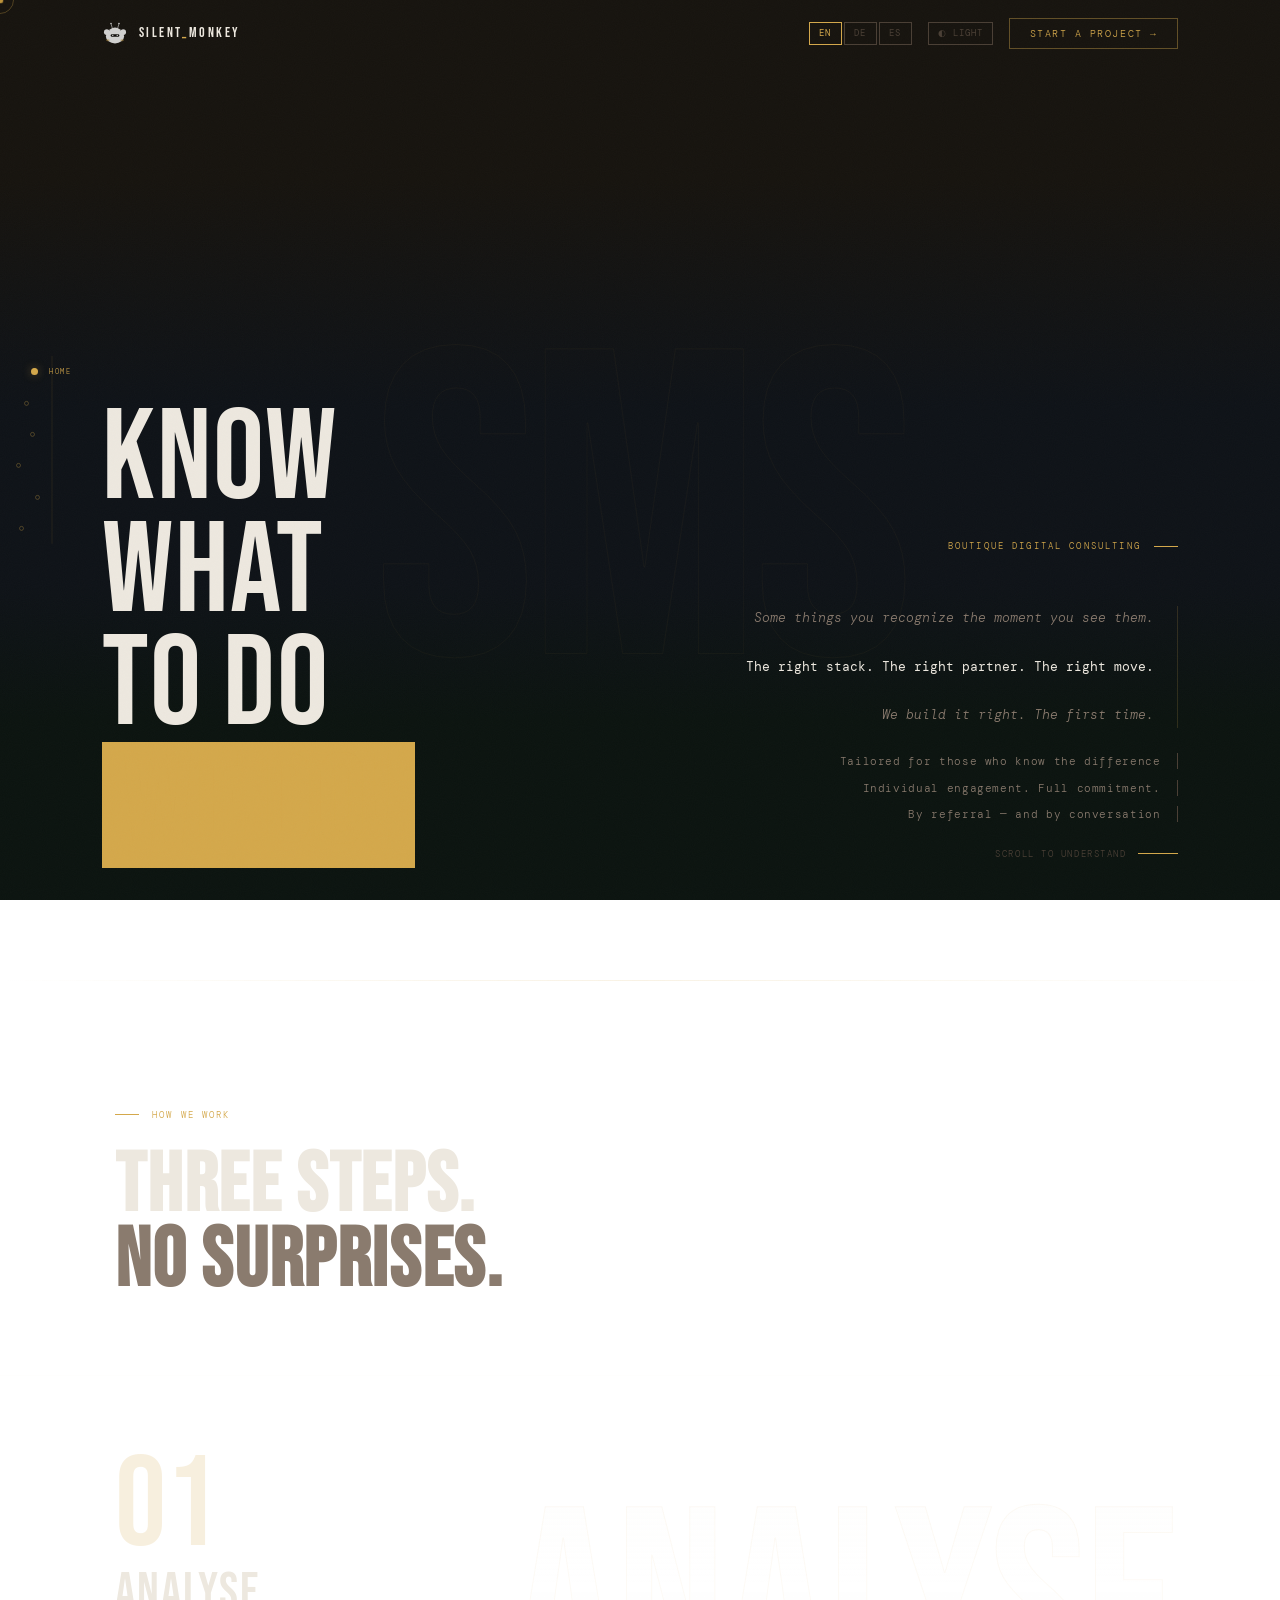
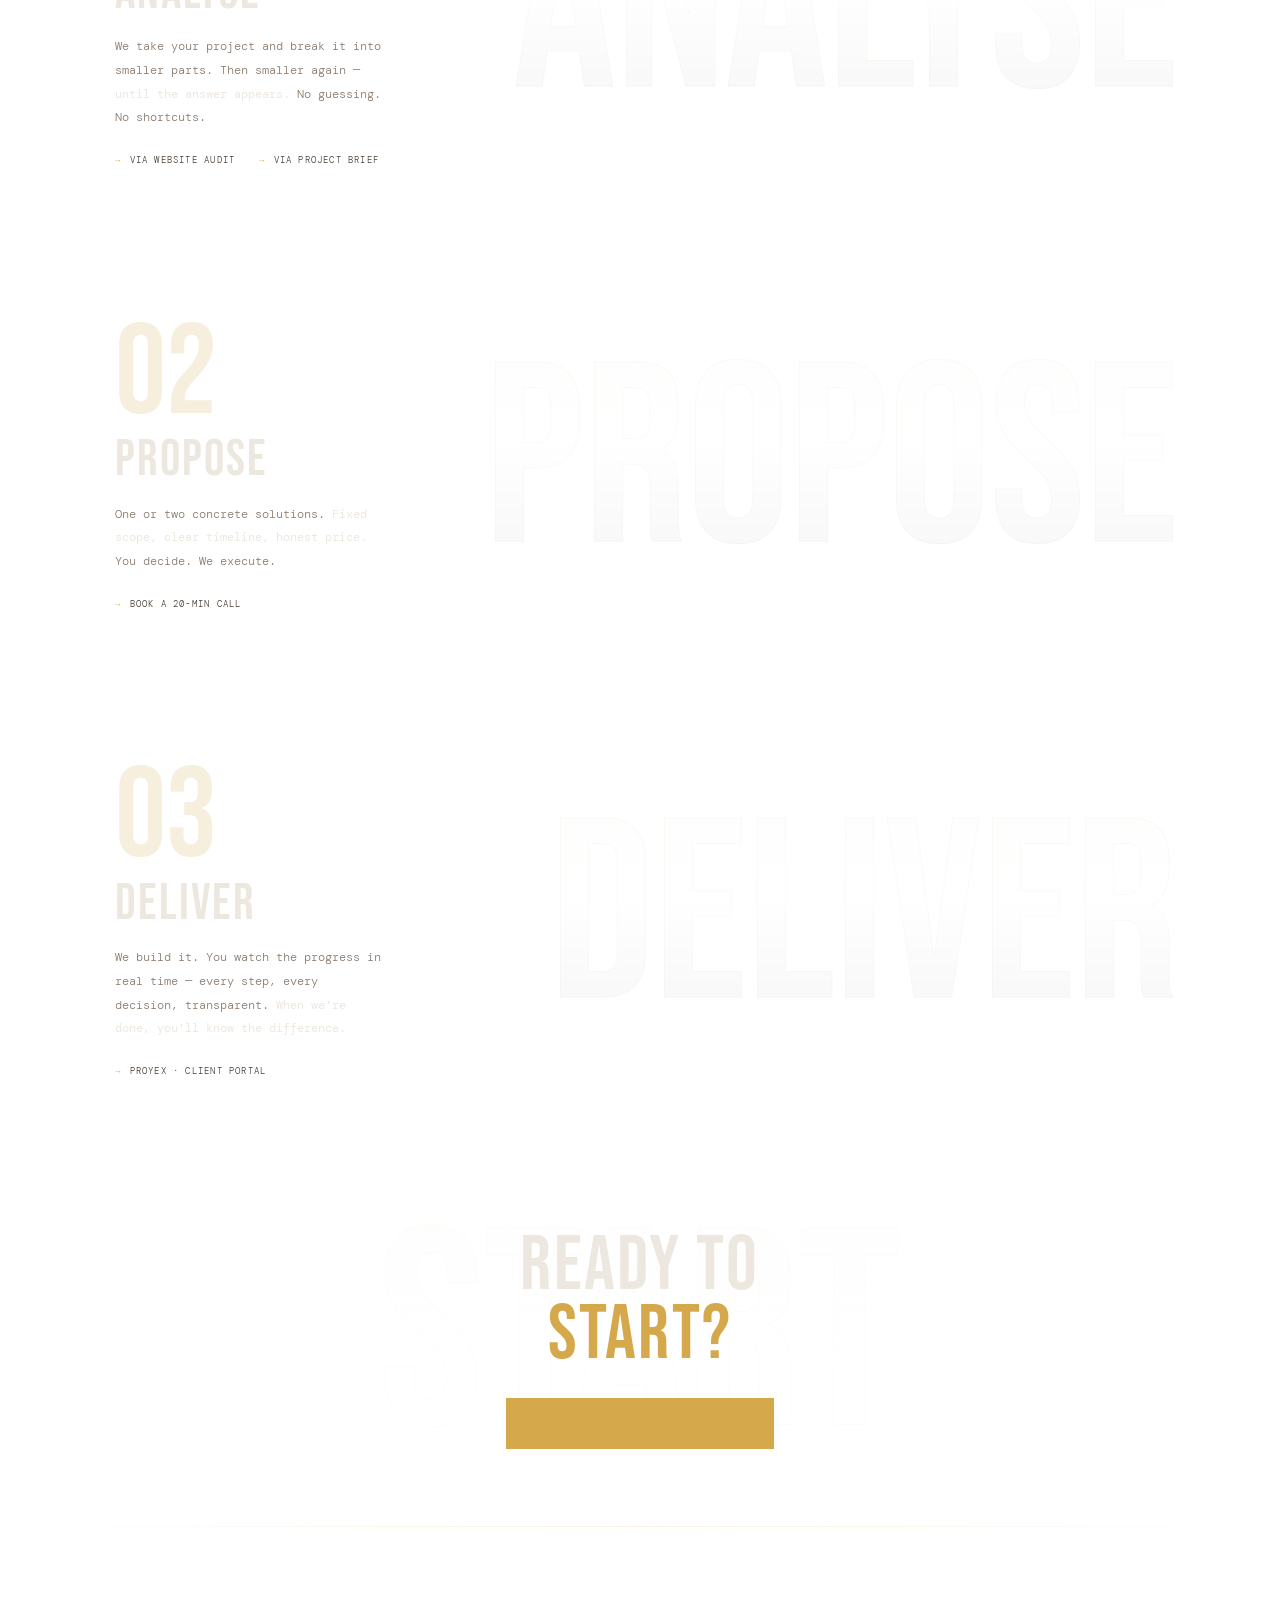
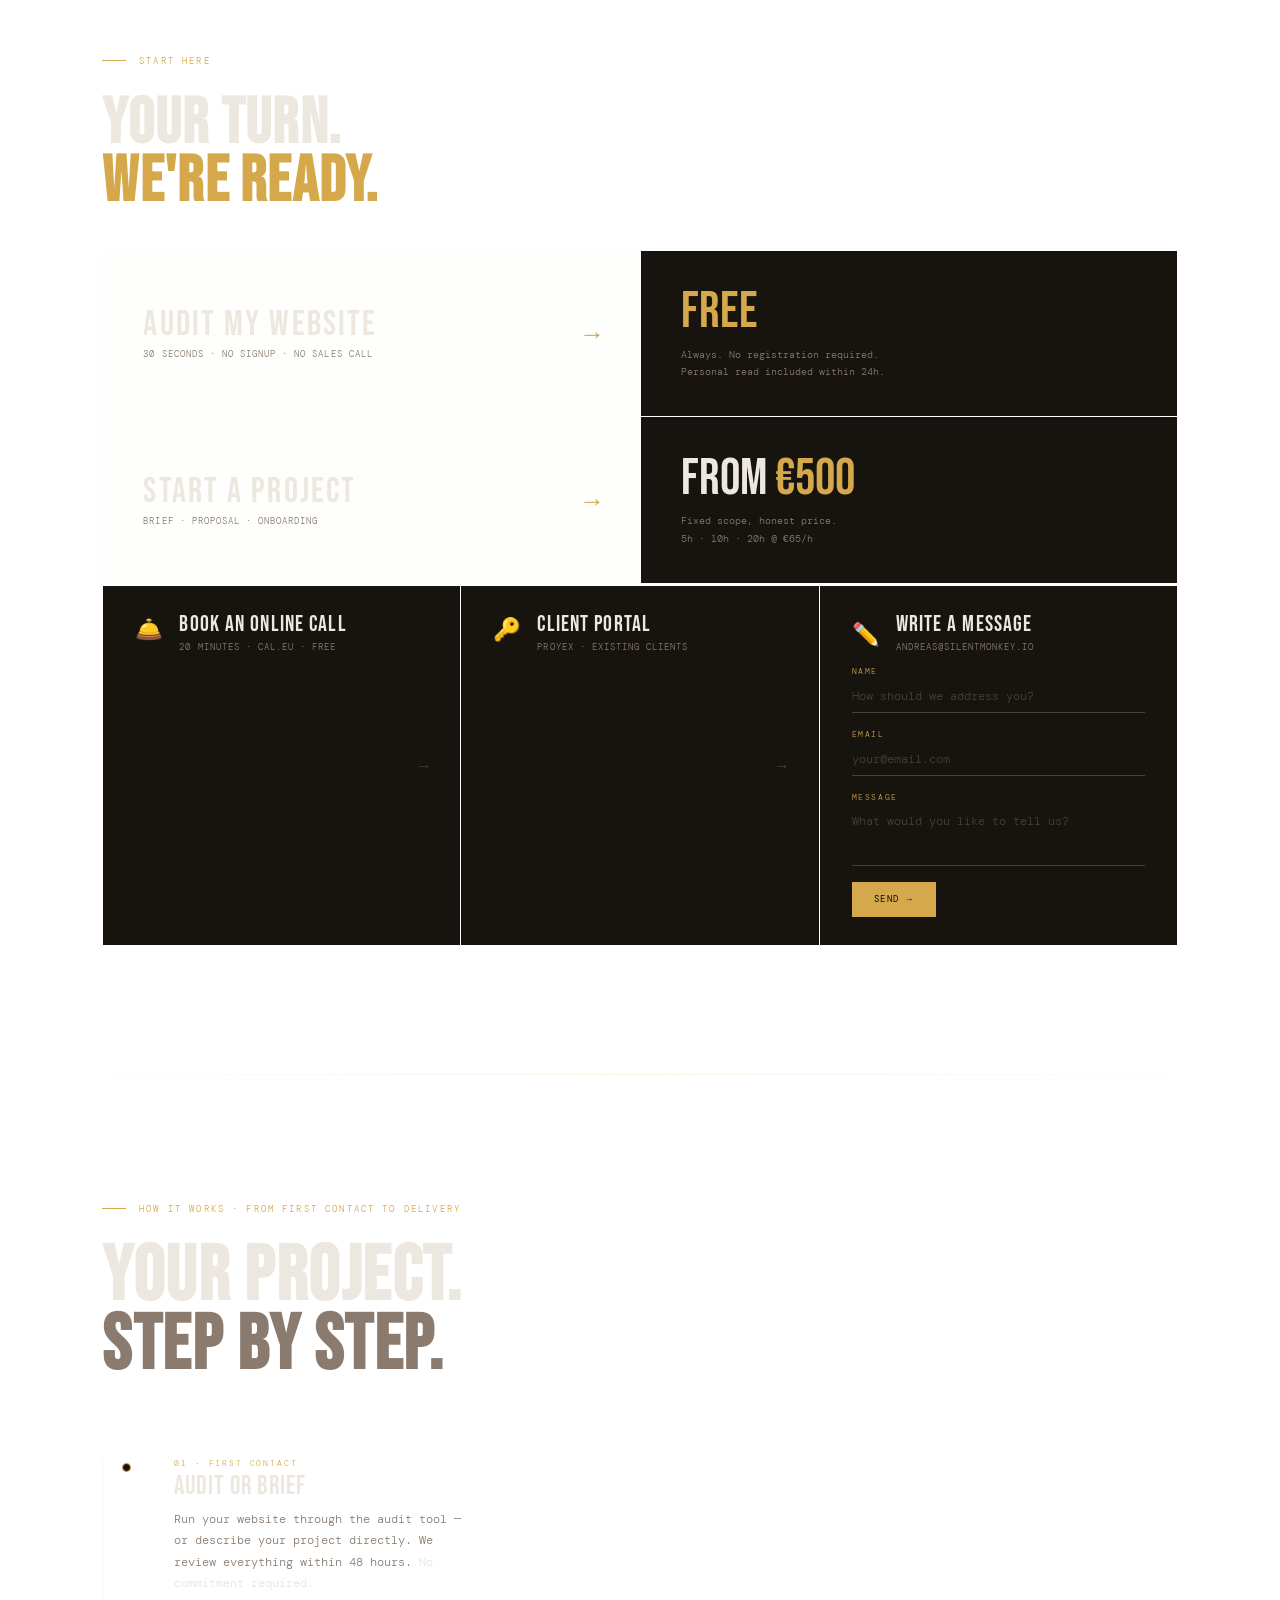
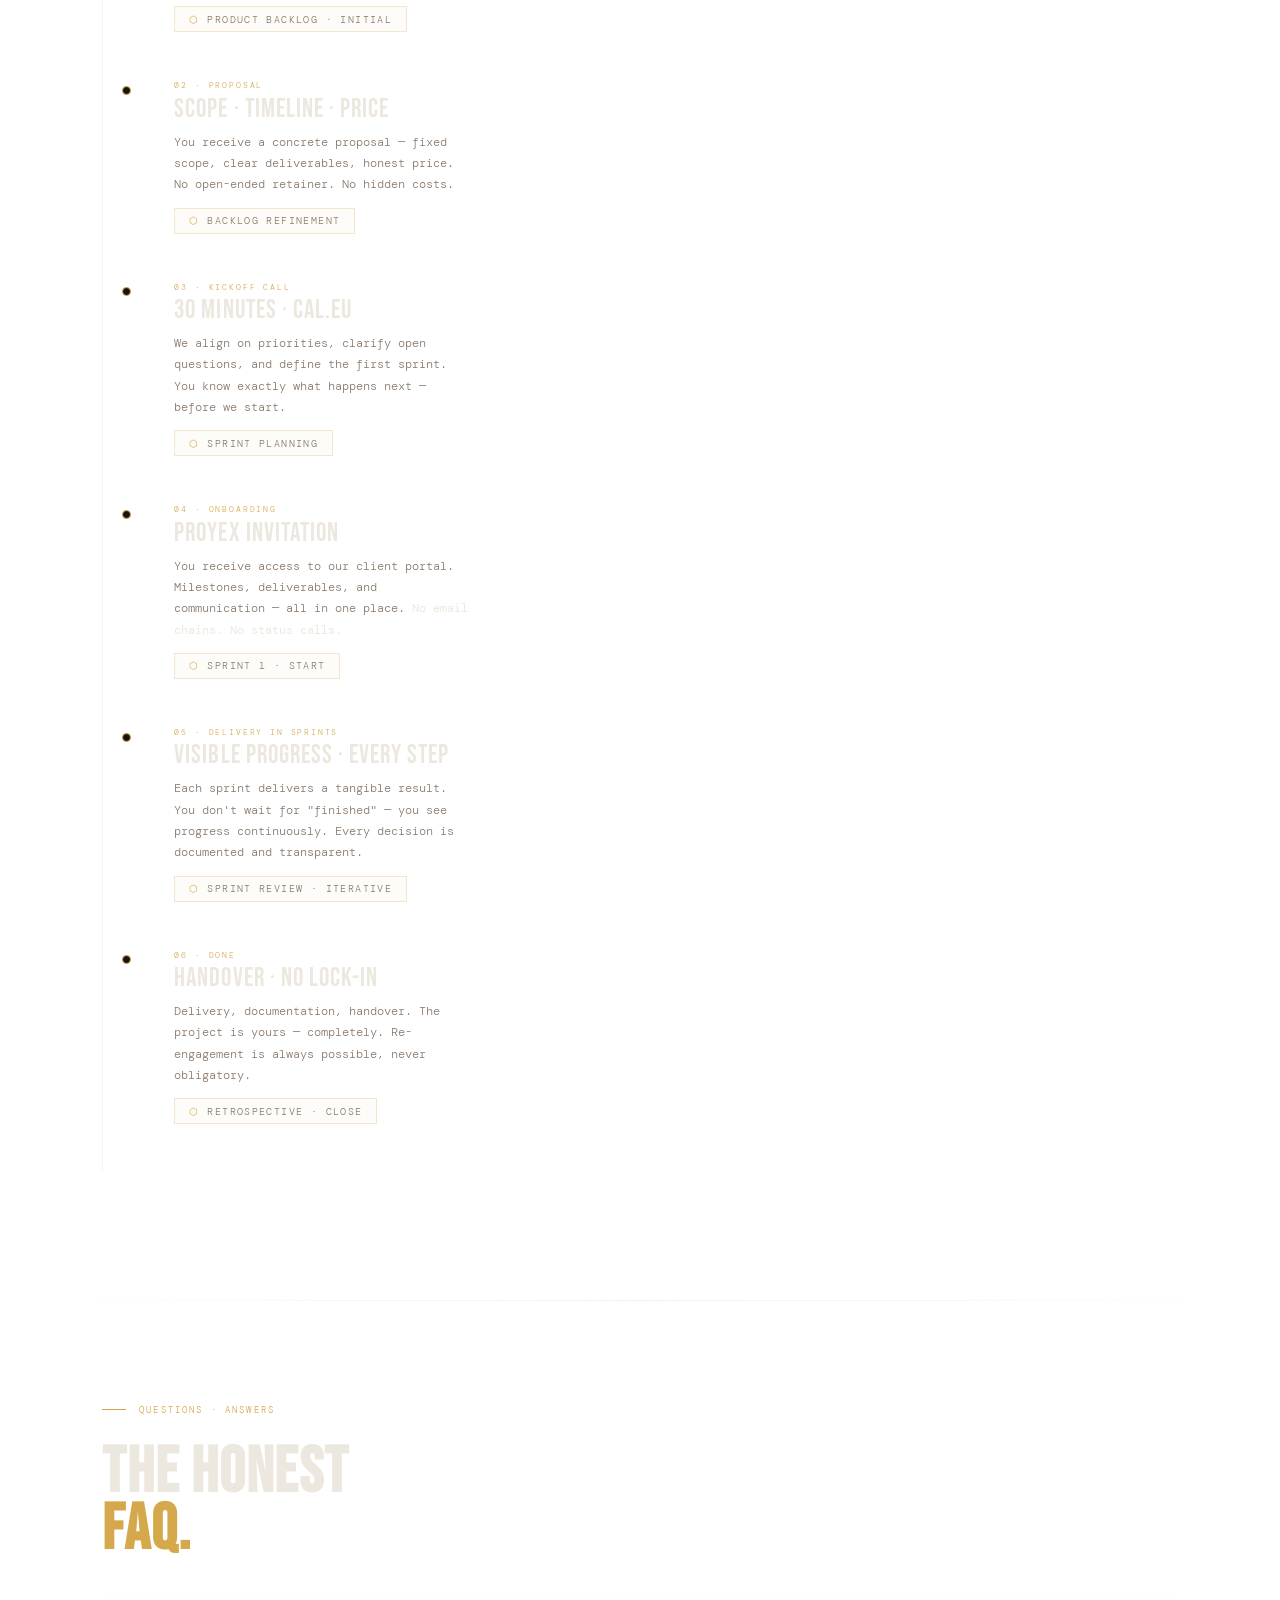
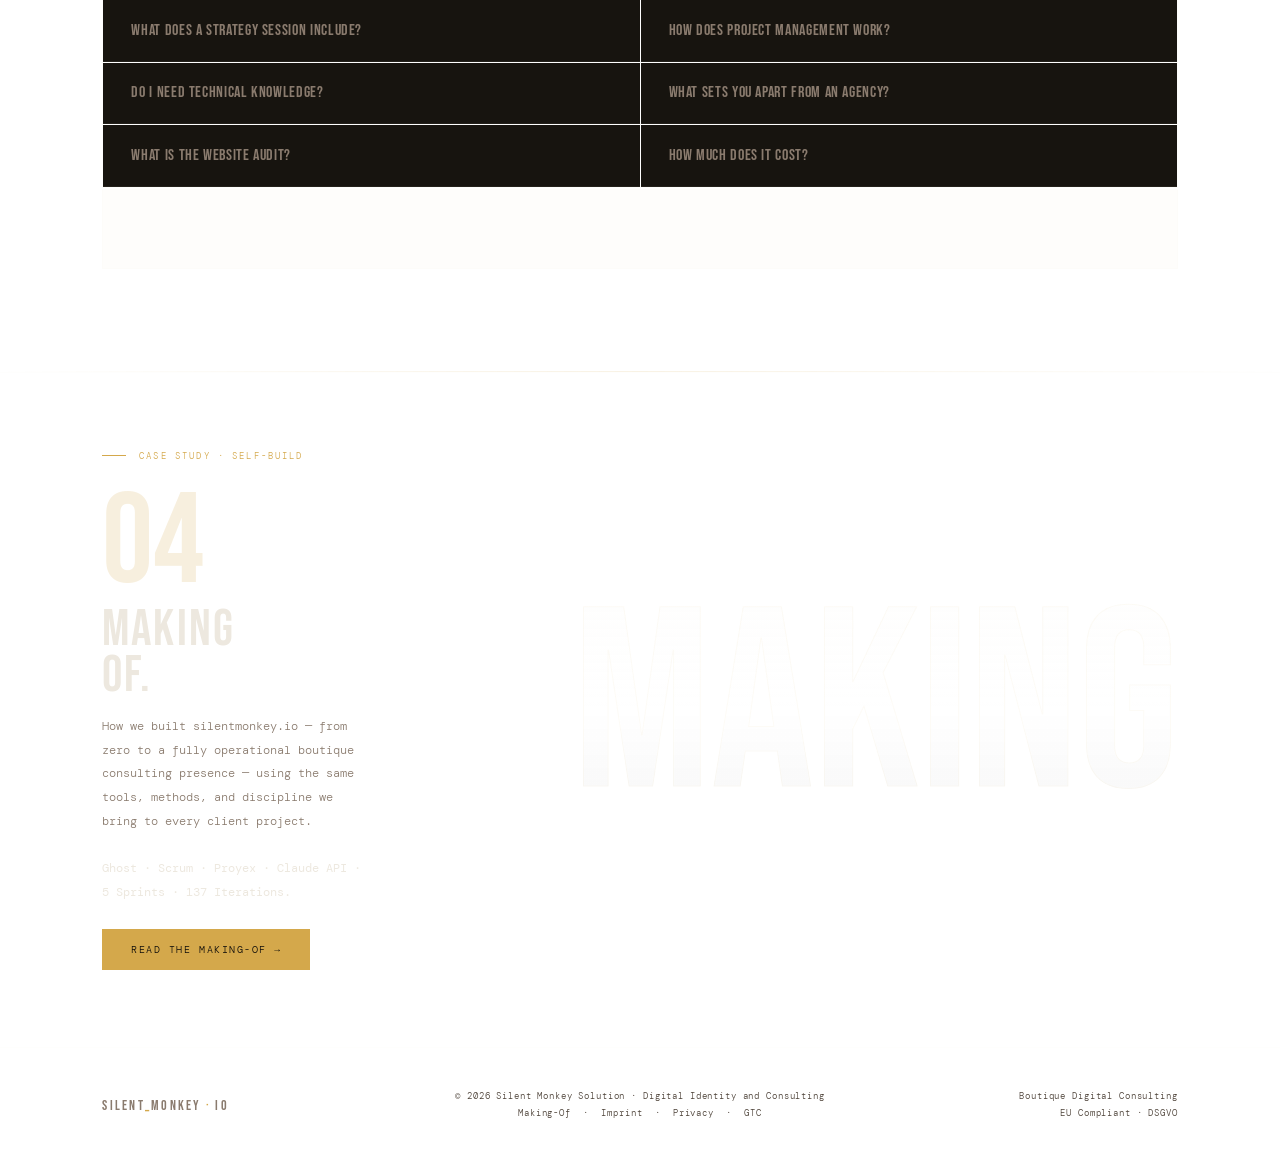
<file: index.html>
<!DOCTYPE html>
<html lang="en">
<head>
  <meta charset="UTF-8">
  <meta name="viewport" content="width=device-width, initial-scale=1.0">
  <title>Silent Monkey Solution — Boutique Digital Consulting</title>
  <link href="https://fonts.googleapis.com/css2?family=Bebas+Neue&family=DM+Mono:ital,wght@0,300;0,400;1,300&display=swap" rel="stylesheet">
  <style>
    *, *::before, *::after { box-sizing: border-box; margin: 0; padding: 0; }

    :root {
      --fg:     #ede8df;
      --muted:  #8a7b6e;
      --dim:    #4a3f35;
      --accent: #d4a84b;
      --font-d: "Bebas Neue", sans-serif;
      --font-m: "DM Mono", monospace;
      --pad:    clamp(4rem, 8vw, 7rem);
      --pad-l:  clamp(4.5rem, 9vw, 8rem);
      --max-w:  1280px; /* left side accounts for dot nav */
      --zone-1: #17140f;
      --zone-2: #0f1318;
      --zone-3: #0c1410;
    }

    #zone-hero    { padding-left: var(--pad-l); }
    #zone-process { padding-left: 0; }
    .process-head { padding-left: var(--pad-l); }
    .step         { padding-left: var(--pad-l); }
    .cta-bridge   { padding-left: var(--pad-l); }
    #zone-start   { padding-left: var(--pad-l); }
    #zone-onboarding { padding-left: var(--pad-l); }
    #zone-faq     { padding-left: var(--pad-l); }
    #zone-making  { padding-left: var(--pad-l); }
    footer        { padding-left: var(--pad-l); }

    body {
      color: var(--fg);
      font-family: var(--font-m);
      font-weight: 300;
      overflow-x: hidden;
      cursor: none;
      background-image: linear-gradient(
        180deg,
        var(--zone-1)  0%,
        var(--zone-1)  20%,
        var(--zone-2)  45%,
        var(--zone-2)  65%,
        var(--zone-3)  80%,
        var(--zone-3)  100%
      );
      background-attachment: fixed;
      transition: color .4s;
    }

    /* ── MAX WIDTH — concentrated, boutique ── */
    .site-wrapper {
      max-width: var(--max-w);
      margin: 0 auto;
      position: relative;
      box-shadow: 0 0 120px rgba(0,0,0,.6);
    }

    ::selection { background: var(--accent); color: #0e0c0a; }

    body::after {
      content: '';
      position: fixed; inset: 0;
      pointer-events: none; z-index: 500; opacity: .022;
      background-image: url("data:image/svg+xml,%3Csvg viewBox='0 0 200 200' xmlns='http://www.w3.org/2000/svg'%3E%3Cfilter id='n'%3E%3CfeTurbulence type='fractalNoise' baseFrequency='.85' numOctaves='4' stitchTiles='stitch'/%3E%3C/filter%3E%3Crect width='100%25' height='100%25' filter='url(%23n)'/%3E%3C/svg%3E");
      background-size: 180px;
    }

    /* ── SMOOTH THEME TRANSITION ── */
    body, .step, .cta-bridge, #zone-making, .site-header,
    .start-grid, .contact-row, .contact-btn, .start-info-block,
    .faq-grid-2col, .faq-q, .faq-answer-wrap, footer, .tl-dot,
    .scrum-badge, .lbtn, .header-cta, .theme-btn {
      transition: background .4s, color .4s, border-color .4s;
    }
    body.light .site-header.on {
      background: rgba(232,226,217,.94);
      border-color: rgba(26,22,18,.1);
    }
    body.light .sep {
      background: linear-gradient(90deg, transparent, rgba(212,168,75,.3), transparent);
    }
    body.light .step { border-top-color: rgba(26,22,18,.1); }
    body.light .step:hover { background: rgba(212,168,75,.07); }
    body.light .step-ghost {
      background: linear-gradient(180deg, rgba(26,22,18,.09) 0%, rgba(232,226,217,0) 40%, rgba(200,195,185,.04) 100%);
      -webkit-background-clip: text; background-clip: text;
      -webkit-text-stroke-color: rgba(212,168,75,.22);
    }
    body.light .step:hover .step-ghost { -webkit-text-stroke-color: rgba(212,168,75,.45); }
    body.light .cta-bridge { border-top-color: rgba(26,22,18,.1); }
    body.light .cta-bridge-ghost {
      background: linear-gradient(180deg, rgba(26,22,18,.06) 0%, rgba(232,226,217,0) 60%);
      -webkit-background-clip: text; background-clip: text;
      -webkit-text-stroke-color: rgba(212,168,75,.18);
    }
    body.light #zone-making { border-top-color: rgba(26,22,18,.1); }
    body.light #zone-making:hover { background: rgba(212,168,75,.06); }
    body.light .making-ghost {
      background: linear-gradient(180deg, rgba(26,22,18,.08) 0%, rgba(232,226,217,0) 50%, rgba(200,195,185,.04) 100%);
      -webkit-background-clip: text; background-clip: text;
      -webkit-text-stroke-color: rgba(212,168,75,.2);
    }
    body.light .hero-ghost { -webkit-text-stroke-color: rgba(212,168,75,.1); }
    body.light .hero-label { color: #a87820; font-weight: 500; }
    body.light .boutique-label { color: #7a6558; opacity: 1; }
    body.light .start-grid { background: rgba(26,22,18,.1); border-color: rgba(26,22,18,.1); }
    body.light .contact-row { background: rgba(26,22,18,.1); border-color: rgba(26,22,18,.1); }
    body.light .contact-btn { background: var(--zone-1); }
    body.light .contact-btn:hover { background: rgba(212,168,75,.14); }
    body.light .start-info-block { background: var(--zone-2); }
    body.light .faq-grid-2col { background: rgba(26,22,18,.1); border-color: rgba(26,22,18,.1); }
    body.light .faq-q { background: var(--zone-1); border-bottom-color: rgba(26,22,18,.1); }
    body.light .faq-q:hover { background: rgba(212,168,75,.07); }
    body.light .faq-q.active { background: rgba(212,168,75,.1); }
    body.light .faq-answer-wrap { border-color: rgba(26,22,18,.1); background: rgba(212,168,75,.05); }
    body.light footer { border-top-color: rgba(26,22,18,.1); }
    body.light .timeline::before { background: rgba(212,168,75,.35); }
    body.light .tl-dot { background: var(--zone-1); }
    body.light .scrum-badge { background: rgba(212,168,75,.08); border-color: rgba(212,168,75,.35); }
    body.light .dot-nav { opacity: .7; }
    body.light .dot-rail { background: rgba(212,168,75,.2); }
    body.light .dot { border-color: rgba(212,168,75,.4); }
    /* em elements (italic/muted headlines) — lighter in light mode, not darker */
    body.light .process-head h2 em,
    body.light .onboarding-h em,
    body.light .faq-h em,
    body.light .intake-h em,
    body.light .cta-hl em { color: rgba(60,52,44,.62); }

    /* ── THEME TOGGLE BUTTON ── */
    .theme-btn {
      background: none; border: 1px solid var(--dim);
      color: var(--dim); font-family: var(--font-m);
      font-size: .58rem; letter-spacing: .1em;
      padding: .28rem .6rem; cursor: none;
      transition: all .2s; white-space: nowrap;
    }
    .theme-btn:hover { border-color: var(--accent); color: var(--accent); }

    /* ── CURSOR ── */
    .cur   { position: fixed; width: 7px; height: 7px; background: var(--accent); border-radius: 50%; pointer-events: none; z-index: 9999; transform: translate(-50%,-50%); mix-blend-mode: difference; }
    .cur-r { position: fixed; width: 28px; height: 28px; border: 1px solid rgba(212,168,75,.3); border-radius: 50%; pointer-events: none; z-index: 9998; transform: translate(-50%,-50%); transition: width .2s, height .2s, border-color .2s; }
    body:has(a:hover) .cur-r,
    body:has(button:hover) .cur-r { width: 44px; height: 44px; border-color: var(--accent); }

    /* ── HEADER ── */
    .site-header {
      position: sticky; top: 0; left: 0; right: 0; z-index: 200;
      padding: 1.1rem var(--pad);
      display: flex; align-items: center; justify-content: space-between;
      transition: background .4s, border-color .4s;
      border-bottom: 1px solid transparent;
    }
    .site-header.on {
      background: rgba(14,12,10,.94);
      backdrop-filter: blur(14px);
      border-color: rgba(237,232,223,.06);
    }

    .logo-wrap {
      display: flex; align-items: center; gap: .65rem;
      text-decoration: none; transition: opacity .3s;
    }
    .logo-wrap:hover { opacity: .75; }

    .logo-mark { width: 26px; height: 26px; flex-shrink: 0; opacity: .8; transition: opacity .3s; }
    .logo-wrap:hover .logo-mark { opacity: 1; }

    .logo-text { font-family: var(--font-d); font-size: .85rem; letter-spacing: .18em; color: var(--fg); }
    .logo-text b { color: var(--accent); font-weight: 400; }

    /* ── LANG SWITCHER ── */
    .lang-sw { display: flex; gap: 2px; }
    .lbtn {
      background: none; border: 1px solid var(--dim);
      color: var(--dim); font-family: var(--font-m);
      font-size: .58rem; letter-spacing: .1em;
      padding: .28rem .6rem; cursor: none;
      transition: all .2s;
    }
    .lbtn.active, .lbtn:hover { border-color: var(--accent); color: var(--accent); }
    .lbtn.loading { opacity: .4; pointer-events: none; }
    .header-cta {
      font-family: var(--font-m); font-size: .6rem;
      letter-spacing: .16em; text-transform: uppercase;
      color: var(--accent); border: 1px solid rgba(212,168,75,.4);
      padding: .5rem 1.2rem; text-decoration: none; cursor: none;
      transition: background .2s, color .2s;
    }
    .header-cta:hover { background: var(--accent); color: #0e0c0a; }

    /* ── DOT NAV ── */
    .dot-nav {
      position: fixed; left: max(1rem, calc(50% - var(--max-w)/2 + 1rem));
      top: 50%; transform: translateY(-50%);
      z-index: 300; display: flex; flex-direction: column; align-items: center;
    }
    .dot-rail {
      position: absolute; left: 50%; top: 0; bottom: 0;
      width: 1px; background: rgba(212,168,75,.1); transform: translateX(-50%);
    }
    .dot-item {
      position: relative; display: flex; align-items: center;
      gap: .75rem; padding: .7rem 0; cursor: none; z-index: 1;
    }
    .dot {
      width: 5px; height: 5px; border-radius: 50%;
      border: 1px solid rgba(212,168,75,.3); background: transparent;
      transition: all .3s; flex-shrink: 0; position: relative; z-index: 2;
    }
    .dot-item.active .dot {
      background: var(--accent); border-color: var(--accent);
      box-shadow: 0 0 7px rgba(212,168,75,.4); transform: scale(1.4);
    }
    .dot-label {
      font-size: .46rem; letter-spacing: .2em; text-transform: uppercase;
      color: var(--accent); white-space: nowrap; opacity: 0;
      transform: translateX(-4px); transition: opacity .2s, transform .2s;
      pointer-events: none;
    }
    .dot-item:hover .dot-label,
    .dot-item.active .dot-label { opacity: 1; transform: translateX(0); }
    .dot-item:hover .dot { border-color: var(--accent); background: rgba(212,168,75,.15); }

    /* ── SHARED ── */
    .tag {
      font-size: .56rem; letter-spacing: .24em; text-transform: uppercase;
      color: var(--accent); display: flex; align-items: center; gap: .8rem;
      margin-bottom: 1.75rem;
    }
    .tag::before { content: ''; width: 1.5rem; height: 1px; background: var(--accent); }

    .sep { height: 1px; background: linear-gradient(90deg, transparent, rgba(212,168,75,.15), transparent); }

    .rv { opacity: 0; transform: translateY(1.6rem); transition: opacity .7s ease, transform .7s ease; }
    .rv.in { opacity: 1; transform: none; }
    .d1 { transition-delay: .1s; } .d2 { transition-delay: .2s; } .d3 { transition-delay: .3s; }

    .btn-fill {
      display: inline-block; font-family: var(--font-m); font-size: .6rem;
      letter-spacing: .16em; text-transform: uppercase; color: #0e0c0a;
      background: var(--accent); border: none; padding: .9rem 1.8rem;
      cursor: none; text-decoration: none; transition: opacity .2s, transform .15s;
    }
    .btn-fill:hover { opacity: .82; transform: translateY(-2px); }

    /* ── HERO ANIMATION ── */
    .hero-hl-anim {
      font-family: var(--font-d);
      font-size: clamp(3.5rem, 10vw, 10rem);
      line-height: .88; letter-spacing: .01em;
      color: var(--fg);
      position: relative;
      display: flex; flex-direction: column;
    }

    .hl-line {
      display: block;
      opacity: 0;
      transform: translateY(-120px);
      /* will be animated via JS */
    }

    .hl-line.dropped {
      animation: dropBounce .7s cubic-bezier(.22,.61,.36,1) forwards;
    }

    .hl-line.final {
      opacity: 1;
      transform: none;
    }

    @keyframes dropBounce {
      0%   { opacity: 1; transform: translateY(-110px); }
      65%  { transform: translateY(10px); }
      80%  { transform: translateY(-5px); }
      92%  { transform: translateY(3px); }
      100% { opacity: 1; transform: translateY(0); }
    }

    /* WE DO! line — gold block then revealed */
    .hl-wedo { position: relative; }

    .wedo-block {
      display: inline-block;
      background: var(--accent);
      color: var(--accent);
      padding: .05em .15em;
      position: relative;
      transition: background 1.4s ease, color 1s ease .5s;
    }

    .wedo-block.revealed {
      background: transparent;
      color: var(--accent);
    }

    /* hero aside stays hidden until animation done */
    .hero-aside { opacity: 0; transition: opacity 1.2s ease; }
    .hero-aside.show { opacity: 1; }
    #zone-hero {
      min-height: 100svh;
      display: flex; flex-direction: column; justify-content: flex-end;
      padding: var(--pad); padding-top: 7rem;
      padding-bottom: clamp(4rem, 9vw, 7rem);
      position: relative; overflow: hidden;
    }

    .hero-ghost {
      position: absolute; font-family: var(--font-d);
      font-size: clamp(11rem, 34vw, 38rem); color: transparent;
      -webkit-text-stroke: 1px rgba(212,168,75,.04);
      top: 50%; left: 50%; transform: translate(-50%, -50%);
      white-space: nowrap; pointer-events: none; user-select: none;
      letter-spacing: -.02em; animation: glow 9s ease-in-out infinite;
    }
    @keyframes glow { 0%,100%{opacity:.35} 50%{opacity:.8} }

    .hero-inner {
      display: grid; grid-template-columns: 1fr 1fr;
      gap: 2rem; align-items: end; position: relative; z-index: 2;
    }

    .hero-hl {
      font-family: var(--font-d);
      font-size: clamp(3.5rem, 10vw, 10rem);
      line-height: .86; letter-spacing: .01em; color: var(--fg);
    }
    .hero-hl em { color: var(--accent); font-style: normal; display: block; }

    /* Right side — pushed to right edge */
    .hero-aside {
      display: flex; flex-direction: column; gap: 1.6rem;
      padding-bottom: .5rem;
      align-items: flex-end; text-align: right;
    }

    .hero-aside .tag { justify-content: flex-end; }
    .hero-aside .tag::before { display: none; }
    .hero-aside .tag::after { content: ''; width: 1.5rem; height: 1px; background: var(--accent); }

    .hero-claim {
      font-size: clamp(.74rem, 1vw, .88rem); color: var(--muted);
      font-style: italic; line-height: 1.9;
      border-right: 1px solid rgba(212,168,75,.18);
      border-left: none;
      padding-right: 1.4rem; padding-left: 0;
      text-align: right;
    }
    .hero-claim strong { color: var(--fg); font-style: normal; font-weight: 400; }

    .hero-statements { display: flex; flex-direction: column; gap: .65rem; align-items: flex-end; }
    .statement {
      font-size: .67rem; letter-spacing: .06em; color: var(--muted);
      padding-right: 1rem; padding-left: 0;
      border-right: 1px solid var(--dim); border-left: none;
      line-height: 1.5; transition: color .2s, border-color .2s;
      text-align: right;
    }
    .statement:hover { color: var(--fg); border-color: var(--accent); }

    .scan {
      display: flex; align-items: center; gap: .7rem; flex-direction: row-reverse;
      font-size: .54rem; letter-spacing: .18em; text-transform: uppercase; color: var(--dim);
    }
    .scan-line { width: 2.5rem; height: 1px; background: var(--dim); position: relative; overflow: hidden; }
    .scan-line::after { content: ''; position: absolute; inset: 0; left: -100%; background: var(--accent); animation: sl 3s ease-in-out infinite; }
    @keyframes sl { 0%{left:-100%} 100%{left:100%} }

    /* ── ZONE 2 · PROCESS ── */
    #zone-process { padding-top: clamp(5rem, 10vw, 8rem); }

    .process-head { padding-right: var(--pad); padding-bottom: clamp(3rem, 6vw, 5rem); text-align: left; }
    .process-head h2 {
      font-family: var(--font-d);
      font-size: clamp(2.8rem, 6.5vw, 5.5rem);
      line-height: .9; letter-spacing: .02em; margin-top: .75rem;
    }
    .process-head h2 em { color: var(--muted); font-style: normal; }

    .step {
      padding: clamp(3rem, 6vw, 5rem) var(--pad) clamp(3rem, 6vw, 5rem) var(--pad-l);
      border-top: 1px solid rgba(237,232,223,.06);
      position: relative; overflow: hidden;
      transition: background .35s;
    }
    .step:hover { background: rgba(212,168,75,.028); }

    /* Ghost capital letters — inverted vertical gradient inside outline */
    .step-ghost {
      position: absolute; font-family: var(--font-d);
      font-size: clamp(7rem, 20vw, 20rem);
      top: 50%; right: var(--pad); transform: translateY(-50%);
      line-height: 1; pointer-events: none; user-select: none;
      /* Inverted gradient inside the letter shape */
      background: linear-gradient(
        180deg,
        rgba(237,232,223,.07) 0%,
        rgba(14,12,10,.0)  40%,
        rgba(8,16,12,.04)  100%
      );
      -webkit-background-clip: text;
      background-clip: text;
      color: transparent;
      -webkit-text-stroke: 1px rgba(212,168,75,.055);
      transition: -webkit-text-stroke-color .35s;
    }
    .step:hover .step-ghost { -webkit-text-stroke-color: rgba(212,168,75,.18); }

    .step-in { max-width: 52%; position: relative; z-index: 2; }

    .step-n {
      font-family: var(--font-d);
      font-size: clamp(4rem, 10vw, 8.5rem);
      line-height: .85; color: var(--accent); opacity: .18;
      margin-bottom: .5rem; transition: opacity .3s;
    }
    .step:hover .step-n { opacity: .5; }

    .step-title {
      font-family: var(--font-d);
      font-size: clamp(1.8rem, 4vw, 3.5rem);
      line-height: .9; letter-spacing: .04em; color: var(--fg);
      margin-bottom: 1.2rem; transition: color .3s;
    }
    .step:hover .step-title { color: var(--accent); }

    .step-body { font-size: clamp(.72rem, .95vw, .82rem); color: var(--muted); line-height: 1.95; max-width: 38ch; }
    .step-body strong { color: var(--fg); font-weight: 400; }

    .step-paths { display: flex; gap: 1.5rem; margin-top: 1.5rem; flex-wrap: wrap; }
    .path-hint {
      display: flex; align-items: center; gap: .5rem;
      font-size: .54rem; letter-spacing: .14em; text-transform: uppercase;
      color: var(--dim); text-decoration: none;
      transition: color .2s;
    }
    .path-hint::before { content: '→'; color: var(--accent); }
    .path-hint:hover { color: var(--accent); }

    /* ── CTA BRIDGE — centered with ghost ── */
    .cta-bridge {
      padding: clamp(3rem, 6vw, 5rem) var(--pad);
      border-top: 1px solid rgba(237,232,223,.06);
      display: flex; flex-direction: column; align-items: center;
      justify-content: center; gap: 1.75rem; text-align: center;
      position: relative; overflow: hidden;
    }
    .cta-bridge-ghost {
      position: absolute; font-family: var(--font-d);
      font-size: clamp(8rem, 22vw, 22rem);
      top: 50%; left: 50%; transform: translate(-50%, -50%);
      line-height: 1; pointer-events: none; user-select: none;
      background: linear-gradient(180deg, rgba(237,232,223,.05) 0%, rgba(14,12,10,0) 60%);
      -webkit-background-clip: text; background-clip: text;
      color: transparent;
      -webkit-text-stroke: 1px rgba(212,168,75,.04);
      white-space: nowrap;
    }
    .cta-hl {
      font-family: var(--font-d);
      font-size: clamp(2.5rem, 6vw, 5rem); line-height: .9; letter-spacing: .03em;
      position: relative; z-index: 2;
    }
    .cta-hl em { color: var(--accent); font-style: normal; }
    .cta-bridge .btn-fill { position: relative; z-index: 2; }

    /* ── DIALOG-EFFEKT — "Ready to Start" CTA ── */
    /* Button hidden behind gold block on load, reveals on first hover */
    .cta-bridge-btn-wrap {
      position: relative; z-index: 2;
      display: inline-block;
    }
    .cta-dialog-block {
      position: absolute; inset: 0;
      background: var(--accent);
      transform-origin: left center;
      transition: transform .55s cubic-bezier(.77,0,.18,1);
      z-index: 3;
    }
    .cta-bridge.cta-revealed .cta-dialog-block {
      transform: scaleX(0);
    }
    .cta-bridge .btn-fill {
      position: relative; z-index: 2;
      opacity: 0;
      transition: opacity .1s ease .4s;
    }
    .cta-bridge.cta-revealed .btn-fill {
      opacity: 1;
    }
    .cta-bridge-ghost {
      transition: -webkit-text-stroke-color .5s;
    }
    .cta-bridge.cta-revealed .cta-bridge-ghost {
      -webkit-text-stroke-color: rgba(212,168,75,.09);
    }

    /* ── ZONE 3 · ONBOARDING TIMELINE ── */
    #zone-onboarding {
      padding: clamp(5rem, 10vw, 8rem) var(--pad);
      position: relative; overflow: hidden;
    }

    .onboarding-head { margin-bottom: clamp(3rem, 6vw, 5rem); }
    .onboarding-h {
      font-family: var(--font-d);
      font-size: clamp(2.5rem, 6vw, 5rem);
      line-height: .9; letter-spacing: .02em; margin-top: .75rem;
    }
    .onboarding-h em { color: var(--muted); font-style: normal; }

    /* Vertical timeline */
    .timeline {
      display: flex; flex-direction: column;
      position: relative; max-width: 680px;
    }

    .timeline::before {
      content: '';
      position: absolute; left: 0; top: 0; bottom: 0;
      width: 1px; background: rgba(212,168,75,.12);
    }

    .tl-item {
      display: grid; grid-template-columns: 3rem 1fr;
      gap: 1.5rem; padding-bottom: 3rem;
      position: relative;
      opacity: 0; transform: translateX(-1rem);
      transition: opacity .6s ease, transform .6s ease;
    }
    .tl-item.in { opacity: 1; transform: none; }

    .tl-dot-wrap {
      display: flex; flex-direction: column; align-items: center;
      position: relative; padding-top: .35rem;
    }
    .tl-dot {
      width: 9px; height: 9px; border-radius: 50%;
      border: 1px solid var(--accent); background: var(--zone-1);
      flex-shrink: 0; position: relative; z-index: 2;
      transition: background .3s;
    }
    .tl-item:hover .tl-dot { background: var(--accent); }

    .tl-body {}

    .tl-step {
      font-size: .52rem; letter-spacing: .22em; text-transform: uppercase;
      color: var(--accent); margin-bottom: .4rem;
    }

    .tl-title {
      font-family: var(--font-d); font-size: clamp(1.1rem, 2.2vw, 1.6rem);
      letter-spacing: .04em; color: var(--fg); margin-bottom: .6rem;
      line-height: .95;
    }

    .tl-desc {
      font-size: .72rem; color: var(--muted); line-height: 1.85; max-width: 42ch;
    }
    .tl-desc strong { color: var(--fg); font-weight: 400; }

    /* Scrum badge — larger, readable */
    .scrum-badge {
      display: inline-flex; align-items: center; gap: .5rem;
      margin-top: .75rem;
      font-size: .62rem; letter-spacing: .14em; text-transform: uppercase;
      color: var(--muted); border: 1px solid rgba(212,168,75,.25);
      padding: .35rem .85rem; background: rgba(212,168,75,.04);
    }
    .scrum-badge::before { content: '⬡'; color: var(--accent); font-size: .65rem; }

    /* ── ZONE 4 · START ── */
    #zone-start {
      padding: clamp(5rem, 10vw, 8rem) var(--pad);
      position: relative; overflow: hidden;
    }

    .intake-ghost {
      position: absolute; font-family: var(--font-d);
      font-size: clamp(7rem, 18vw, 18rem);
      bottom: -1rem; left: -1rem;
      pointer-events: none; user-select: none; line-height: 1;
      background: linear-gradient(180deg, rgba(237,232,223,.06) 0%, rgba(14,12,10,0) 60%);
      -webkit-background-clip: text; background-clip: text;
      color: transparent;
      -webkit-text-stroke: 1px rgba(212,168,75,.04);
    }

    .intake-header { margin-bottom: 2.5rem; position: relative; z-index: 2; text-align: left; }
    .intake-h {
      font-family: var(--font-d);
      font-size: clamp(2rem, 5vw, 4.2rem);
      line-height: .9; letter-spacing: .02em; margin-bottom: 1rem; margin-top: .75rem; text-align: left;
    }
    .intake-h em { color: var(--accent); font-style: normal; }

    /* 2×2 CTA grid */
    .start-grid {
      display: grid; grid-template-columns: 1fr 1fr;
      gap: 1px; background: rgba(237,232,223,.06);
      border: 1px solid rgba(237,232,223,.06);
      margin-bottom: 1px; position: relative; z-index: 2;
    }

    .start-cta-block {
      display: flex; align-items: center; justify-content: space-between;
      gap: 1rem; padding: 2.2rem 2.5rem;
      background: transparent; text-decoration: none; cursor: none;
      transition: background .25s;
      border: none;
    }
    .start-cta-filled,
    .start-cta-ghost {
      background: rgba(237,232,223,.025);
    }
    .start-cta-filled .scta-label,
    .start-cta-ghost .scta-label { color: var(--fg); }
    .start-cta-filled .scta-sub,
    .start-cta-ghost .scta-sub { color: var(--muted); }
    .start-cta-filled .scta-arrow,
    .start-cta-ghost .scta-arrow { color: var(--accent); }

    .start-cta-filled:hover,
    .start-cta-ghost:hover { background: var(--accent); }
    .start-cta-filled:hover .scta-label,
    .start-cta-ghost:hover .scta-label { color: #0e0c0a; }
    .start-cta-filled:hover .scta-sub,
    .start-cta-ghost:hover .scta-sub { color: rgba(14,12,10,.6); }
    .start-cta-filled:hover .scta-arrow,
    .start-cta-ghost:hover .scta-arrow { color: #0e0c0a; }

    .scta-label {
      font-family: var(--font-d); font-size: clamp(1.4rem, 2.8vw, 2.2rem);
      letter-spacing: .06em; line-height: 1;
      color: var(--fg);
    }
    .scta-sub {
      font-size: .54rem; letter-spacing: .12em; text-transform: uppercase;
      margin-top: .35rem; color: var(--muted);
    }
    .scta-arrow { font-size: 1.6rem; flex-shrink: 0; transition: transform .2s; color: var(--accent); }
    .start-cta-block:hover .scta-arrow { transform: translateX(5px); }

    .start-info-block {
      display: flex; flex-direction: column; justify-content: center;
      padding: 2.2rem 2.5rem; background: var(--zone-1);
    }
    .start-info-value {
      font-family: var(--font-d); font-size: clamp(2rem, 4vw, 3.2rem);
      line-height: 1; color: var(--fg); margin-bottom: .5rem;
    }
    .start-info-value em { color: var(--accent); font-style: normal; }
    .start-info-sub { font-size: .62rem; color: var(--muted); line-height: 1.8; }

    /* ── THREE CONTACT BUTTONS ── */
    .contact-row {
      display: grid; grid-template-columns: 1fr 1fr 1fr;
      gap: 1px; background: rgba(237,232,223,.06);
      border: 1px solid rgba(237,232,223,.06);
      margin-top: 1px; position: relative; z-index: 2;
    }

    .contact-btn {
      display: flex; align-items: flex-start; gap: 1rem;
      padding: 1.75rem 2rem;
      background: var(--zone-1); text-decoration: none; cursor: none;
      transition: background .25s;
      border: none; width: 100%; text-align: left;
    }
    .contact-btn:hover { background: rgba(212,168,75,.05); }

    .contact-icon { font-size: 1.4rem; flex-shrink: 0; margin-top: .1rem; }

    .contact-body { display: flex; flex-direction: column; gap: .3rem; flex: 1; }

    .contact-label {
      font-family: var(--font-d); font-size: clamp(1rem, 2vw, 1.4rem);
      letter-spacing: .05em; color: var(--fg); line-height: 1;
      transition: color .2s;
    }
    .contact-btn:hover .contact-label { color: var(--accent); }

    .contact-sub {
      font-size: .54rem; letter-spacing: .12em; text-transform: uppercase;
      color: var(--muted); line-height: 1.5;
    }

    .contact-arrow {
      font-size: 1rem; color: var(--dim); align-self: center; flex-shrink: 0;
      transition: transform .2s, color .2s;
    }
    .contact-btn:hover .contact-arrow { transform: translateX(4px); color: var(--accent); }

    /* Inline form inside contact block 3 */
    .contact-form { display: flex; flex-direction: column; gap: 1rem; width: 100%; }
    .cf-field { display: flex; flex-direction: column; gap: .3rem; }
    .cf-field label { font-size: .5rem; letter-spacing: .2em; text-transform: uppercase; color: var(--accent); }
    .cf-field input, .cf-field textarea {
      background: transparent; border: none;
      border-bottom: 1px solid var(--dim); color: var(--fg);
      font-family: var(--font-m); font-size: .72rem; font-weight: 300;
      padding: .5rem 0; outline: none; width: 100%; resize: none;
      transition: border-color .2s;
    }
    .cf-field input::placeholder, .cf-field textarea::placeholder { color: var(--dim); }
    .cf-field input:focus, .cf-field textarea:focus { border-color: var(--accent); }
    .cf-field textarea { min-height: 60px; }
    .cf-submit {
      background: var(--accent); border: none; color: #0e0c0a;
      font-family: var(--font-m); font-size: .58rem; letter-spacing: .16em;
      text-transform: uppercase; padding: .7rem 1.4rem;
      cursor: none; transition: opacity .2s; align-self: flex-start;
    }
    .cf-submit:hover { opacity: .82; }

    /* ── ZONE 5 · FAQ ── */
    #zone-faq { padding: clamp(4rem, 8vw, 7rem) var(--pad); }

    .faq-h {
      font-family: var(--font-d);
      font-size: clamp(2rem, 5vw, 4rem);
      line-height: .9; letter-spacing: .02em; margin-bottom: 2.5rem; margin-top: .75rem;
    }
    .faq-h em { color: var(--accent); font-style: normal; }

    .faq-grid-2col {
      display: grid; grid-template-columns: 1fr 1fr;
      gap: 1px; background: rgba(237,232,223,.06);
      border: 1px solid rgba(237,232,223,.06); margin-bottom: 1px;
    }
    .faq-q {
      padding: 1.3rem 1.75rem; cursor: none;
      font-family: var(--font-d); font-size: clamp(.85rem, 1.5vw, 1rem);
      letter-spacing: .04em; color: var(--muted);
      background: var(--zone-1);
      transition: color .2s, background .2s;
      border-bottom: 1px solid rgba(237,232,223,.06);
      user-select: none;
    }
    .faq-q:hover { color: var(--accent); background: rgba(212,168,75,.03); }
    .faq-q.active { color: var(--accent); background: rgba(212,168,75,.05); }

    .faq-answer-wrap {
      border: 1px solid rgba(237,232,223,.06); border-top: none;
      background: rgba(212,168,75,.02); min-height: 5rem; padding: 1.5rem 1.75rem;
    }
    .faq-answer-text {
      font-size: .74rem; color: var(--muted); line-height: 1.95;
      opacity: 0; transform: translateY(4px);
      transition: opacity .3s ease, transform .3s ease;
    }
    .faq-answer-text.visible { opacity: 1; transform: none; }
    .faq-answer-empty { font-size: .54rem; letter-spacing: .18em; text-transform: uppercase; color: var(--dim); }

    /* ── ZONE 6 · MAKING OF ── */
    #zone-making {
      padding: clamp(3rem, 6vw, 5rem) var(--pad);
      border-top: 1px solid rgba(237,232,223,.06);
      position: relative; overflow: hidden;
      transition: background .35s;
    }
    #zone-making:hover { background: rgba(212,168,75,.02); }

    .making-ghost {
      position: absolute; font-family: var(--font-d);
      font-size: clamp(7rem, 20vw, 20rem);
      top: 50%; right: var(--pad); transform: translateY(-50%);
      line-height: 1; pointer-events: none; user-select: none;
      background: linear-gradient(
        180deg,
        rgba(237,232,223,.06) 0%,
        rgba(14,12,10,0) 50%,
        rgba(9,8,16,.04) 100%
      );
      -webkit-background-clip: text; background-clip: text;
      color: transparent;
      -webkit-text-stroke: 1px rgba(212,168,75,.05);
    }

    .making-in { max-width: 52%; position: relative; z-index: 2; }

    .making-n {
      font-family: var(--font-d);
      font-size: clamp(4rem, 10vw, 8.5rem);
      line-height: .85; color: var(--accent); opacity: .18; margin-bottom: .5rem;
    }
    #zone-making:hover .making-n { opacity: .5; }

    .making-title {
      font-family: var(--font-d); font-size: clamp(1.8rem, 4vw, 3.5rem);
      line-height: .9; letter-spacing: .04em; color: var(--fg);
      margin-bottom: 1rem; transition: color .3s;
    }
    #zone-making:hover .making-title { color: var(--accent); }

    .making-body {
      font-size: clamp(.72rem, .95vw, .82rem); color: var(--muted);
      line-height: 1.95; max-width: 38ch; margin-bottom: 1.5rem;
    }
    .making-body strong { color: var(--fg); font-weight: 400; }

    /* ── FOOTER ── */
    footer {
      padding: 2.5rem var(--pad);
      border-top: 1px solid rgba(237,232,223,.07);
      display: grid; grid-template-columns: 1fr auto 1fr;
      align-items: center; gap: 2rem;
    }
    .f-brand { font-family: var(--font-d); font-size: .88rem; letter-spacing: .16em; color: var(--muted); }
    .f-brand b { color: var(--accent); font-weight: 400; }
    .f-c { font-size: .54rem; letter-spacing: .1em; color: var(--dim); text-align: center; line-height: 2; }
    .f-r { text-align: right; font-size: .54rem; letter-spacing: .1em; color: var(--dim); line-height: 2; }
    .f-link { color: var(--dim); text-decoration: none; transition: color .2s; }
    .f-link:hover { color: var(--accent); }

    /* ── RESPONSIVE ── */
    @media (max-width: 860px) {
      :root { --pad: clamp(1.5rem, 5vw, 3rem); --pad-l: clamp(1.5rem, 5vw, 3rem); }
      .hero-inner { grid-template-columns: 1fr; gap: 2.5rem; }
      .hero-aside { align-items: flex-start; text-align: left; }
      .hero-aside .tag { justify-content: flex-start; }
      .hero-aside .tag::before { display: flex; }
      .hero-aside .tag::after { display: none; }
      .hero-claim { border-left: 1px solid rgba(212,168,75,.18); border-right: none; padding-left: 1.4rem; padding-right: 0; text-align: left; }
      .hero-statements { align-items: flex-start; }
      .statement { border-left: 1px solid var(--dim); border-right: none; padding-left: 1rem; padding-right: 0; text-align: left; }
      .scan { flex-direction: row; }
      .step-in { max-width: 100%; }
      .step-ghost { display: none; }
      .making-in { max-width: 100%; }
      .making-ghost { display: none; }
      .start-grid { grid-template-columns: 1fr; }
      .contact-row { grid-template-columns: 1fr; }
      .faq-grid-2col { grid-template-columns: 1fr; }
      footer { grid-template-columns: 1fr; text-align: center; }
      .f-r { text-align: center; }
      .dot-nav { display: none; }
      .cur, .cur-r { display: none; }
      body { cursor: auto; }
    }

    @media (max-width: 480px) {
      .start-grid { grid-template-columns: 1fr; }
    }
  </style>
</head>
<body>

  <div class="cur" id="cur"></div>
  <div class="cur-r" id="curR"></div>

  <div class="site-wrapper">

  <!-- ── HEADER ── -->
  <header class="site-header" id="siteHeader">
    <a href="#zone-hero" class="logo-wrap">
      <svg class="logo-mark" viewBox="0 0 300 270" xmlns="http://www.w3.org/2000/svg" fill="white">
        <ellipse cx="150" cy="175" rx="105" ry="80"/>
        <ellipse cx="55" cy="125" rx="32" ry="32"/>
        <ellipse cx="245" cy="125" rx="32" ry="32"/>
        <ellipse cx="150" cy="140" rx="78" ry="68"/>
        <rect x="100" y="148" width="100" height="30" rx="15" fill="#0e0c0a"/>
        <circle cx="124" cy="163" r="8" fill="white"/>
        <circle cx="176" cy="163" r="8" fill="white"/>
        <line x1="118" y1="76" x2="105" y2="32" stroke="white" stroke-width="7" stroke-linecap="round"/>
        <circle cx="104" cy="25" r="9" fill="white"/>
        <line x1="182" y1="76" x2="195" y2="32" stroke="white" stroke-width="7" stroke-linecap="round"/>
        <circle cx="196" cy="25" r="9" fill="white"/>
        <ellipse cx="68" cy="218" rx="20" ry="11" fill="#d4a84b" opacity=".55"/>
        <ellipse cx="232" cy="218" rx="20" ry="11" fill="#d4a84b" opacity=".55"/>
      </svg>
      <span class="logo-text">SILENT<b>_</b>MONKEY</span>
    </a>
    <a href="https://creative-fenglisu-87a3a2.netlify.app" class="nav-logo-link" style="display:none"></a>
    <div style="display:flex; align-items:center; gap:1rem;">
      <div class="lang-sw">
        <button class="lbtn active" id="lbtn-en" onclick="setLang('en')">EN</button>
        <button class="lbtn" id="lbtn-de" onclick="setLang('de')">DE</button>
        <button class="lbtn" id="lbtn-es" onclick="setLang('es')">ES</button>
      </div>
      <button class="theme-btn" id="themeToggle" onclick="toggleTheme()">◐ LIGHT</button>
      <a href="https://cal.eu/silent-monkey/silent-monkey-audit" target="_blank" class="header-cta" data-i="nav-cta">Start a project →</a>
    </div>
  </header>

  <!-- ── DOT NAV ── -->
  <nav class="dot-nav" id="dotNav" aria-label="Page sections">
    <div class="dot-rail"></div>
    <div class="dot-item active" data-target="zone-hero">
      <div class="dot"></div>
      <span class="dot-label">Home</span>
    </div>
    <div class="dot-item" data-target="zone-process">
      <div class="dot"></div>
      <span class="dot-label">Process</span>
    </div>
    <div class="dot-item" data-target="zone-start">
      <div class="dot"></div>
      <span class="dot-label">Start</span>
    </div>
    <div class="dot-item" data-target="zone-onboarding">
      <div class="dot"></div>
      <span class="dot-label">Onboarding</span>
    </div>
    <div class="dot-item" data-target="zone-faq">
      <div class="dot"></div>
      <span class="dot-label">FAQ</span>
    </div>
    <div class="dot-item" data-target="zone-making">
      <div class="dot"></div>
      <span class="dot-label">Making-Of</span>
    </div>
  </nav>

  <!-- ══════════════════════
       ZONE 1 · HERO
  ══════════════════════ -->
  <section id="zone-hero">
    <span class="hero-ghost" aria-hidden="true">SMS</span>
    <div class="hero-inner">

      <!-- ANIMATED HEADLINE -->
      <div class="hero-hl-anim" id="heroAnim" aria-label="You don't know what to do. We do!">
        <div class="hl-line" id="hl1">YOU</div>
        <div class="hl-line" id="hl2">DON'T</div>
        <div class="hl-line" id="hl3">KNOW</div>
        <div class="hl-line" id="hl4">WHAT</div>
        <div class="hl-line" id="hl5">TO DO</div>
        <div class="hl-line hl-wedo" id="hl6">
          <span class="wedo-block" id="wedoBlock">WE DO!</span>
        </div>
      </div>

      <div class="hero-aside rv d1">
        <p class="tag" data-i="hero-tag">Boutique Digital Consulting</p>
        <p class="hero-claim" data-i="hero-claim">
          Some things you recognize the moment you see them.<br><br>
          <strong>The right stack. The right partner. The right move.</strong><br><br>
          We build it right. The first time.
        </p>
        <div class="hero-statements">
          <p class="statement">Tailored for those who know the difference</p>
          <p class="statement">Individual engagement. Full commitment.</p>
          <p class="statement">By referral — and by conversation</p>
        </div>
        <div class="scan">
          <div class="scan-line"></div>
          scroll to understand
        </div>
      </div>
    </div>
  </section>

  <div class="sep"></div>

  <!-- ══════════════════════
       ZONE 2 · PROCESS
  ══════════════════════ -->
  <section id="zone-process">

    <div class="process-head rv">
      <p class="tag">How we work</p>
      <h2><span data-i="process-title">THREE STEPS.</span><br><em data-i="process-sub">No surprises.</em></h2>
    </div>

    <div class="step rv">
      <span class="step-ghost" aria-hidden="true">ANALYSE</span>
      <div class="step-in">
        <div class="step-n">01</div>
        <div class="step-title">ANALYSE</div>
        <p class="step-body">
          We take your project and break it into smaller parts.
          Then smaller again — <strong>until the answer appears.</strong>
          No guessing. No shortcuts.
        </p>
        <div class="step-paths">
          <a href="/audit.html" class="path-hint">via Website Audit</a>
          <a href="#zone-start" class="path-hint">via Project Brief</a>
        </div>
      </div>
    </div>

    <div class="step rv">
      <span class="step-ghost" aria-hidden="true">PROPOSE</span>
      <div class="step-in">
        <div class="step-n">02</div>
        <div class="step-title">PROPOSE</div>
        <p class="step-body">
          One or two concrete solutions.
          <strong>Fixed scope, clear timeline, honest price.</strong>
          You decide. We execute.
        </p>
        <div class="step-paths">
          <a href="https://cal.eu/silent-monkey/silent-monkey-audit" target="_blank" class="path-hint">Book a 20-min call</a>
        </div>
      </div>
    </div>

    <div class="step rv">
      <span class="step-ghost" aria-hidden="true">DELIVER</span>
      <div class="step-in">
        <div class="step-n">03</div>
        <div class="step-title">DELIVER</div>
        <p class="step-body">
          We build it. You watch the progress in real time —
          every step, every decision, transparent.
          <strong>When we're done, you'll know the difference.</strong>
        </p>
        <div class="step-paths">
          <a href="https://portal.silentmonkey.io" target="_blank" class="path-hint">Proyex · Client Portal</a>
        </div>
      </div>
    </div>

    <div class="cta-bridge rv">
      <span class="cta-bridge-ghost" aria-hidden="true">START</span>
      <div class="cta-hl"><span data-i="cta-ready">READY TO</span><br><em data-i="cta-start">START?</em></div>
      <div class="cta-bridge-btn-wrap">
        <div class="cta-dialog-block"></div>
        <a href="https://cal.eu/silent-monkey/silent-monkey-audit" target="_blank" class="btn-fill" style="font-size:.78rem; padding:1.1rem 2.8rem; letter-spacing:.12em;" data-i="cta-btn">Schedule Consulting →</a>
      </div>
    </div>

  </section>

  <div class="sep"></div>

  <!-- ══════════════════════
       ZONE 4 · START
  ══════════════════════ -->
  <section id="zone-start">

    <div class="intake-header rv">
      <p class="tag">Start here</p>
      <h2 class="intake-h"><span data-i="intake-title">YOUR TURN.</span><br><em data-i="intake-sub">WE'RE READY.</em></h2>
    </div>

    <!-- 2×2 grid -->
    <div class="start-grid rv">
      <a href="/audit.html" class="start-cta-block start-cta-filled">
        <div>
          <div class="scta-label">Audit my website</div>
          <div class="scta-sub">30 seconds · No signup · No sales call</div>
        </div>
        <div class="scta-arrow">→</div>
      </a>

      <div class="start-info-block">
        <div class="start-info-value"><em>Free</em></div>
        <div class="start-info-sub">Always. No registration required.<br>Personal read included within 24h.</div>
      </div>

      <a href="https://cal.eu/silent-monkey/silent-monkey-audit" target="_blank" class="start-cta-block start-cta-ghost">
        <div>
          <div class="scta-label">Start a project</div>
          <div class="scta-sub">Brief · Proposal · Onboarding</div>
        </div>
        <div class="scta-arrow">→</div>
      </a>

      <div class="start-info-block">
        <div class="start-info-value">from <em>€500</em></div>
        <div class="start-info-sub">Fixed scope, honest price.<br>5h · 10h · 20h @ €65/h</div>
      </div>
    </div>

    <!-- THREE CONTACT BUTTONS -->
    <div class="contact-row rv d1">

      <a href="https://cal.eu/silent-monkey/silent-monkey-audit" target="_blank" class="contact-btn">
        <span class="contact-icon">🛎️</span>
        <div class="contact-body">
          <div class="contact-label">Book an online call</div>
          <div class="contact-sub">20 minutes · cal.eu · free</div>
        </div>
        <span class="contact-arrow">→</span>
      </a>

      <a href="https://portal.silentmonkey.io" target="_blank" class="contact-btn">
        <span class="contact-icon">🔑</span>
        <div class="contact-body">
          <div class="contact-label">Client Portal</div>
          <div class="contact-sub">Proyex · Existing clients</div>
        </div>
        <span class="contact-arrow">→</span>
      </a>

      <div class="contact-btn" style="cursor:default; flex-direction:column; align-items:flex-start; gap:.75rem;">
        <div style="display:flex; align-items:center; gap:1rem; width:100%;">
          <span class="contact-icon">✏️</span>
          <div class="contact-body">
            <div class="contact-label">Write a message</div>
            <div class="contact-sub">andreas@silentmonkey.io</div>
          </div>
        </div>
        <div class="contact-form">
          <div class="cf-field">
            <label>Name</label>
            <input type="text" id="cfName" placeholder="How should we address you?" autocomplete="off">
          </div>
          <div class="cf-field">
            <label>Email</label>
            <input type="email" id="cfEmail" placeholder="your@email.com" autocomplete="off">
          </div>
          <div class="cf-field">
            <label>Message</label>
            <textarea id="cfMsg" placeholder="What would you like to tell us?"></textarea>
          </div>
          <button class="cf-submit" onclick="sendContact()">Send →</button>
        </div>
      </div>

    </div>
  </section>

  <div class="sep"></div>

  <!-- ══════════════════════
       ZONE · ONBOARDING
  ══════════════════════ -->
  <section id="zone-onboarding">

    <div class="onboarding-head rv">
      <p class="tag">How it works · From first contact to delivery</p>
      <h2 class="onboarding-h">YOUR PROJECT.<br><em>Step by step.</em></h2>
    </div>

    <div class="timeline">
      <div class="tl-item">
        <div class="tl-dot-wrap"><div class="tl-dot"></div></div>
        <div class="tl-body">
          <div class="tl-step">01 · First Contact</div>
          <div class="tl-title">Audit or Brief</div>
          <p class="tl-desc">Run your website through the audit tool — or describe your project directly. We review everything within 48 hours. <strong>No commitment required.</strong></p>
          <span class="scrum-badge">Product Backlog · Initial</span>
        </div>
      </div>
      <div class="tl-item">
        <div class="tl-dot-wrap"><div class="tl-dot"></div></div>
        <div class="tl-body">
          <div class="tl-step">02 · Proposal</div>
          <div class="tl-title">Scope · Timeline · Price</div>
          <p class="tl-desc">You receive a concrete proposal — fixed scope, clear deliverables, honest price. No open-ended retainer. No hidden costs.</p>
          <span class="scrum-badge">Backlog Refinement</span>
        </div>
      </div>
      <div class="tl-item">
        <div class="tl-dot-wrap"><div class="tl-dot"></div></div>
        <div class="tl-body">
          <div class="tl-step">03 · Kickoff Call</div>
          <div class="tl-title">30 Minutes · cal.eu</div>
          <p class="tl-desc">We align on priorities, clarify open questions, and define the first sprint. You know exactly what happens next — before we start.</p>
          <span class="scrum-badge">Sprint Planning</span>
        </div>
      </div>
      <div class="tl-item">
        <div class="tl-dot-wrap"><div class="tl-dot"></div></div>
        <div class="tl-body">
          <div class="tl-step">04 · Onboarding</div>
          <div class="tl-title">Proyex Invitation</div>
          <p class="tl-desc">You receive access to our client portal. Milestones, deliverables, and communication — all in one place. <strong>No email chains. No status calls.</strong></p>
          <span class="scrum-badge">Sprint 1 · Start</span>
        </div>
      </div>
      <div class="tl-item">
        <div class="tl-dot-wrap"><div class="tl-dot"></div></div>
        <div class="tl-body">
          <div class="tl-step">05 · Delivery in Sprints</div>
          <div class="tl-title">Visible Progress · Every Step</div>
          <p class="tl-desc">Each sprint delivers a tangible result. You don't wait for "finished" — you see progress continuously. Every decision is documented and transparent.</p>
          <span class="scrum-badge">Sprint Review · Iterative</span>
        </div>
      </div>
      <div class="tl-item">
        <div class="tl-dot-wrap"><div class="tl-dot"></div></div>
        <div class="tl-body">
          <div class="tl-step">06 · Done</div>
          <div class="tl-title">Handover · No Lock-in</div>
          <p class="tl-desc">Delivery, documentation, handover. The project is yours — completely. Re-engagement is always possible, never obligatory.</p>
          <span class="scrum-badge">Retrospective · Close</span>
        </div>
      </div>
    </div>
  </section>

  <div class="sep"></div>

  <!-- ══════════════════════
       ZONE · FAQ
  ══════════════════════ -->
  <section id="zone-faq">
    <p class="tag rv" data-i="faq-tag">Questions · Answers</p>
    <h2 class="faq-h rv">THE HONEST<br><em>FAQ.</em></h2>

    <div class="faq-grid-2col rv">
      <div class="faq-q" data-i="faq-q0" onclick="showFaq(this,0)">What does a Strategy Session include?</div>
      <div class="faq-q" data-i="faq-q3" onclick="showFaq(this,3)">How does project management work?</div>
      <div class="faq-q" data-i="faq-q1" onclick="showFaq(this,1)">Do I need technical knowledge?</div>
      <div class="faq-q" data-i="faq-q4" onclick="showFaq(this,4)">What sets you apart from an agency?</div>
      <div class="faq-q" data-i="faq-q2" onclick="showFaq(this,2)">What is the Website Audit?</div>
      <div class="faq-q" data-i="faq-q5" onclick="showFaq(this,5)">How much does it cost?</div>
    </div>
    <div class="faq-answer-wrap rv">
      <div class="faq-answer-text" id="faqAnswer">
        <span class="faq-answer-empty" data-i="faq-pick">← Pick a question</span>
      </div>
    </div>
  </section>

  <div class="sep"></div>

  <!-- ══════════════════════
       ZONE 6 · MAKING OF
  ══════════════════════ -->
  <section id="zone-making">
    <span class="making-ghost" aria-hidden="true">MAKING</span>
    <div class="making-in rv">
      <p class="tag">Case Study · Self-Build</p>
      <div class="making-n">04</div>
      <div class="making-title">MAKING<br>OF.</div>
      <p class="making-body">
        How we built silentmonkey.io — from zero to a fully operational boutique consulting presence — using the same tools, methods, and discipline we bring to every client project.
        <br><br>
        <strong>Ghost · Scrum · Proyex · Claude API · 5 Sprints · 137 Iterations.</strong>
      </p>
      <a href="/making-of.html" class="btn-fill">Read the Making-Of →</a>
    </div>
  </section>

  <!-- ── FOOTER ── -->
  <footer>
    <div class="f-brand">SILENT<b>_</b>MONKEY <b>·</b> IO</div>
    <div class="f-c">
      © 2026 Silent Monkey Solution · Digital Identity and Consulting<br>
      <a href="/making-of.html" class="f-link">Making-Of</a>
      <span style="color:var(--dim);padding:0 .4rem;">·</span>
      <a href="https://www.silentmonkey.io/impresssum" class="f-link">Imprint</a>
      <span style="color:var(--dim);padding:0 .4rem;">·</span>
      <a href="https://www.silentmonkey.io/dsgvo" class="f-link">Privacy</a>
      <span style="color:var(--dim);padding:0 .4rem;">·</span>
      <a href="https://www.silentmonkey.io/agbde" class="f-link">GTC</a>
    </div>
    <div class="f-r">Boutique Digital Consulting<br>EU Compliant · DSGVO</div>
  </footer>

  <script>
    // ── THEME TOGGLE — injects vars directly on :root for reliable repaint ──
    const DARK = {
      '--fg':     '#ede8df',
      '--accent': '#d4a84b',
      '--muted':  '#8a7b6e',
      '--dim':    '#4a3f35',
      '--zone-1': '#17140f',
      '--zone-2': '#0f1318',
      '--zone-3': '#0c1410',
    };
    const LIGHT = {
      '--fg':     '#1a1612',
      '--muted':  '#5a5048',
      '--dim':    '#7a6e64',
      '--accent': '#a87820',
      '--zone-1': '#e8e2d9',
      '--zone-2': '#ddd7cc',
      '--zone-3': '#d5cec4',
    };
    let isLight = false;
    function applyTheme(vars) {
      const root = document.documentElement.style;
      Object.entries(vars).forEach(([k, v]) => root.setProperty(k, v));
    }
    function toggleTheme() {
      isLight = !isLight;
      applyTheme(isLight ? LIGHT : DARK);
      document.body.classList.toggle('light', isLight);
      document.getElementById('themeToggle').textContent = isLight ? '◐ DARK' : '◐ LIGHT';
    }

    // ── DIALOG-EFFEKT: CTA BRIDGE — reveals once on first hover ──
    const ctaBridge = document.querySelector('.cta-bridge');
    ctaBridge.addEventListener('mouseenter', function() {
      this.classList.add('cta-revealed');
    }, { once: true });

    // ── CURSOR ──
    const cur=document.getElementById('cur'), curR=document.getElementById('curR');
    let mx=0,my=0,rx=0,ry=0;
    document.addEventListener('mousemove',e=>{ mx=e.clientX; my=e.clientY; cur.style.left=mx+'px'; cur.style.top=my+'px'; });
    (function tick(){ rx+=(mx-rx)*.11; ry+=(my-ry)*.11; curR.style.left=rx+'px'; curR.style.top=ry+'px'; requestAnimationFrame(tick); })();

    // ── HEADER ──
    const hdr=document.getElementById('siteHeader');
    window.addEventListener('scroll',()=>hdr.classList.toggle('on',scrollY>60),{passive:true});

    // ── REVEAL ──
    const io=new IntersectionObserver(e=>e.forEach(x=>{if(x.isIntersecting)x.target.classList.add('in');}),{threshold:.08});
    document.querySelectorAll('.rv').forEach(el=>io.observe(el));

    // ── TIMELINE REVEAL ──
    const tlObs=new IntersectionObserver(e=>e.forEach(x=>{if(x.isIntersecting)x.target.classList.add('in');}),{threshold:.15});
    document.querySelectorAll('.tl-item').forEach((el,i)=>{
      el.style.transitionDelay=(i*.1)+'s';
      tlObs.observe(el);
    });

    // ── DOT NAV ──
    const zones=['zone-hero','zone-process','zone-start','zone-onboarding','zone-faq','zone-making'];
    const dots=document.querySelectorAll('.dot-item');
    const zObs=new IntersectionObserver(entries=>{
      entries.forEach(e=>{ if(e.isIntersecting) dots.forEach(d=>d.classList.toggle('active',d.dataset.target===e.target.id)); });
    },{threshold:.3});
    zones.forEach(id=>{ const el=document.getElementById(id); if(el) zObs.observe(el); });
    dots.forEach(dot=>dot.addEventListener('click',()=>{
      const el=document.getElementById(dot.dataset.target);
      if(el) el.scrollIntoView({behavior:'smooth'});
    }));

    // ── SMOOTH SCROLL ──
    document.querySelectorAll('a[href^="#"]').forEach(a=>{
      a.addEventListener('click',e=>{
        const el=document.getElementById(a.getAttribute('href').slice(1));
        if(el){ e.preventDefault(); el.scrollIntoView({behavior:'smooth'}); }
      });
    });

    // ── LANGUAGE SWITCHER ──
    let currentLang = 'en';
    let langCache = {};

    const translations = {
      en: {
        'nav-cta': 'Start a project →',
        'hero-tag': 'Boutique Digital Consulting',
        'hero-claim': 'Some things you recognize the moment you see them.<br><br><strong>The right stack. The right partner. The right move.</strong><br><br>We build it right. The first time.',
        'process-title': 'THREE STEPS.',
        'process-sub': 'No surprises.',
        'cta-ready': 'READY TO',
        'cta-start': 'START?',
        'cta-btn': 'Schedule Consulting →',
        'intake-title': 'YOUR TURN.',
        'intake-sub': 'WE\'RE READY.',
        'faq-tag': 'Questions · Answers',
        'faq-q0': 'What does a Strategy Session include?',
        'faq-q1': 'Do I need technical knowledge?',
        'faq-q2': 'What is the Website Audit?',
        'faq-q3': 'How does project management work?',
        'faq-q4': 'What sets you apart from an agency?',
        'faq-q5': 'How much does it cost?',
        'faq-pick': '← Pick a question',
      }
    };

    async function translatePage(lang) {
      if (lang === 'en') { faqAnswers = [...faqAnswersEN]; applyLang(translations.en); return; }
      if (langCache[lang]) { faqAnswers = faqAnswersCache[lang] || faqAnswersEN; applyLang(langCache[lang]); return; }

      document.querySelectorAll('.lbtn').forEach(b => b.classList.add('loading'));

      const langNames = { de: 'German', es: 'Spanish' };
      const payload = { ...translations.en };
      faqAnswersEN.forEach((a, i) => payload['faq-a' + i] = a);

      try {
        const res = await fetch('https://api.anthropic.com/v1/messages', {
          method: 'POST',
          headers: {
            'Content-Type': 'application/json',
            'anthropic-dangerous-direct-browser-access': 'true'
          },
          body: JSON.stringify({
            model: 'claude-sonnet-4-20250514',
            max_tokens: 2000,
            messages: [{
              role: 'user',
              content: `Translate these JSON values into ${langNames[lang]}. Keep all HTML tags, brand names (Silent Monkey, Ghost, Squarespace, Proyex, cal.eu), arrows (→), and the middle dot (·) unchanged. Return ONLY a valid JSON object. No markdown, no backticks.\n\n${JSON.stringify(payload)}`
            }]
          })
        });
        const data = await res.json();
        const raw = data.content[0].text.trim();
        const clean = raw.replace(/^```json\s*/,'').replace(/^```\s*/,'').replace(/```\s*$/,'').trim();
        const parsed = JSON.parse(clean);
        langCache[lang] = parsed;
        faqAnswersCache[lang] = faqAnswersEN.map((_, i) => parsed['faq-a' + i] || faqAnswersEN[i]);
        faqAnswers = faqAnswersCache[lang];
        applyLang(parsed);
      } catch(e) {
        console.error('Translation error:', e);
        applyLang(translations.en);
      }
      document.querySelectorAll('.lbtn').forEach(b => b.classList.remove('loading'));
    }

    function applyLang(data) {
      document.querySelectorAll('[data-i]').forEach(el => {
        const key = el.getAttribute('data-i');
        if (data[key]) el.innerHTML = data[key];
      });
    }

    function setLang(lang) {
      if (lang === currentLang) return;
      currentLang = lang;
      document.querySelectorAll('.lbtn').forEach(b => b.classList.remove('active'));
      document.getElementById('lbtn-' + lang).classList.add('active');
      translatePage(lang);
    }
    (function() {
      const lines = [
        document.getElementById('hl6'), // WE DO! block — appears first
        document.getElementById('hl5'), // TO DO
        document.getElementById('hl4'), // WHAT
        document.getElementById('hl3'), // KNOW
        document.getElementById('hl2'), // DON'T
        document.getElementById('hl1'), // YOU
      ];
      const wedoBlock = document.getElementById('wedoBlock');
      const aside = document.querySelector('.hero-aside');

      // Step 1 — show WE DO! gold block
      setTimeout(() => {
        lines[0].style.opacity = '1';
        lines[0].style.transform = 'none';
      }, 400);

      // Steps 2-6 — drop lines one by one
      const delays = [1000, 1600, 2200, 2800, 3400];
      delays.forEach((delay, i) => {
        setTimeout(() => {
          const line = lines[i + 1];
          line.style.opacity = '1';
          line.classList.add('dropped');
          line.addEventListener('animationend', () => line.classList.add('final'), {once:true});
        }, delay);
      });

      // Step 7 — long pause to read, then dissolve gold block
      setTimeout(() => {
        wedoBlock.classList.add('revealed');
        lines[0].classList.add('final');
        setTimeout(() => aside.classList.add('show'), 800);
      }, 5800);
    })();

    const hg=document.querySelector('.hero-ghost');
    window.addEventListener('scroll',()=>{ if(hg) hg.style.transform=`translate(-50%, calc(-50% + ${scrollY*.025}px))`; },{passive:true});

    // ── FAQ ──
    const faqAnswersEN=[
      'A focused 60-minute working session. We analyse your current digital setup, identify the biggest gaps, and define a concrete roadmap. You leave with a written summary and clear priorities — no sales pitch.',
      'No. We translate between the technical and human side. Whether you\'re a coach, cultural project, or hospitality business — we meet you where you are.',
      'A structured analysis of your website: performance, SEO, technical health, and AI/search visibility. You receive a scored report with prioritised recommendations — ready to implement or hand to a developer.',
      'Every project runs through Proyex — our client portal at portal.silentmonkey.io. You get real-time access to milestones, deliverables, and communication. No email chaos. No guessing about status.',
      'No retainers. No contract lock-in. Every engagement starts with a free conversation, leads to a tailored proposal, and ends when the work is done. Re-engagement is always possible — never obligatory.',
      'The audit is always free. Consulting and projects start from €500 — individually calculated, fixed scope, no surprises. Hourly packages: 5h · 10h · 20h at €65/h.'
    ];
    let faqAnswers = [...faqAnswersEN];
    let faqAnswersCache = {};

    function showFaq(el,idx){
      document.querySelectorAll('.faq-q').forEach(q=>q.classList.remove('active'));
      el.classList.add('active');
      const out=document.getElementById('faqAnswer');
      out.classList.remove('visible');
      setTimeout(()=>{ out.innerHTML=faqAnswers[idx]; out.classList.add('visible'); },180);
    }

    // ── CONTACT FORM ──
    function sendContact(){
      const name=document.getElementById('cfName').value.trim();
      const email=document.getElementById('cfEmail').value.trim();
      const msg=document.getElementById('cfMsg').value.trim();
      if(!name||!email||!msg){ alert('Please fill in all fields.'); return; }
      const s=encodeURIComponent('Message from '+name);
      const b=encodeURIComponent('Name: '+name+'\nEmail: '+email+'\n\nMessage:\n'+msg);
      window.location.href='mailto:andreas@silentmonkey.io?subject='+s+'&body='+b;
    }
  </script>

  </div><!-- end site-wrapper -->

</body>
</html>
</file>
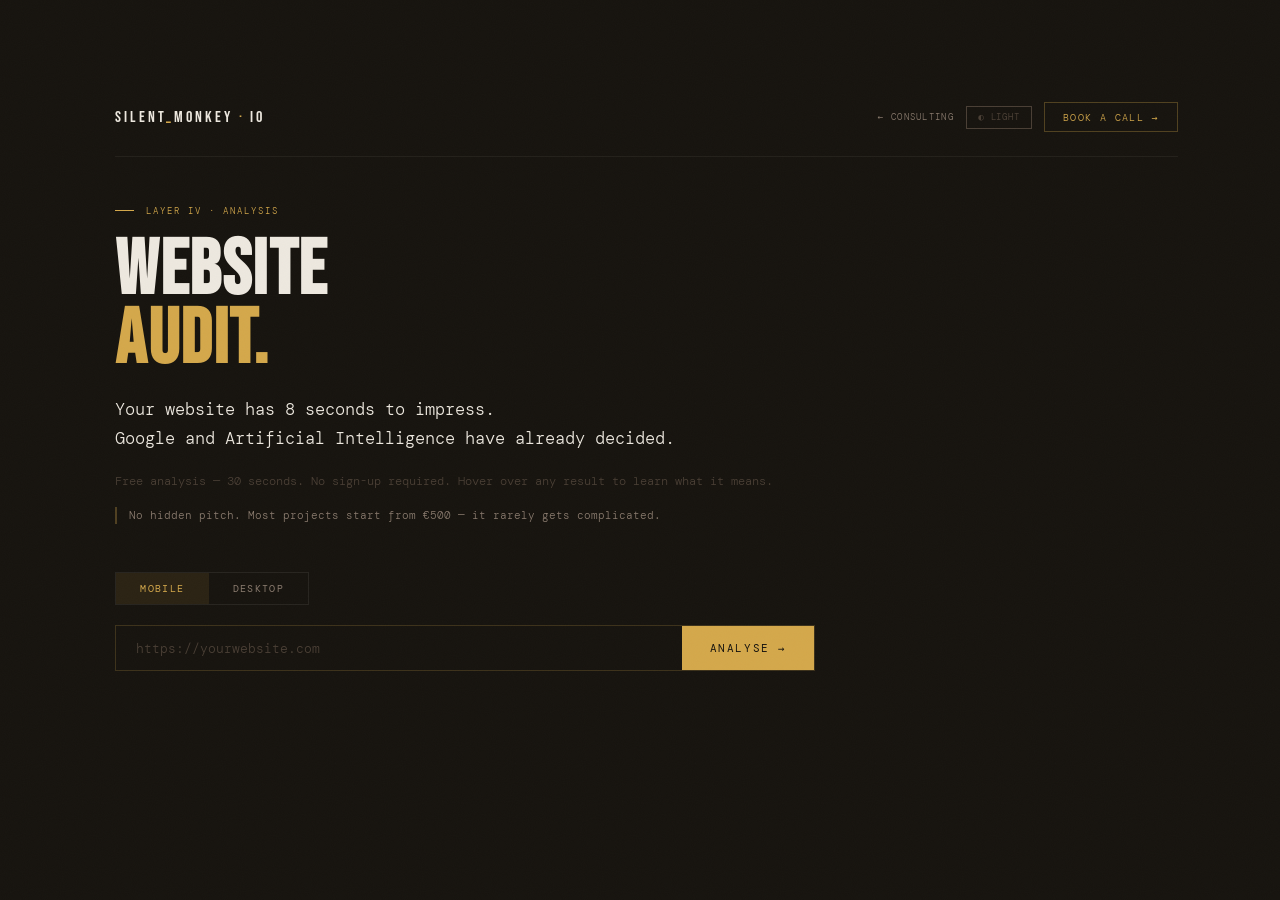
<file: audit.html>
<!DOCTYPE html>
<html lang="en">
<head>
  <meta charset="UTF-8">
  <meta name="viewport" content="width=device-width, initial-scale=1.0">
  <title>Silent Monkey · Audit Tool</title>
  <link href="https://fonts.googleapis.com/css2?family=Bebas+Neue&family=DM+Mono:wght@300;400&display=swap" rel="stylesheet">
  <style>
    *, *::before, *::after { box-sizing: border-box; margin: 0; padding: 0; }
    :root {
      --bg:     #17140f;
      --fg:     #ede8df;
      --muted:  #8a7b6e;
      --dim:    #4a3f35;
      --accent: #d4a84b;
      --good:   #5cb88a;
      --warn:   #d4a84b;
      --bad:    #c0614a;
      --panel:  #131110;
      --info:   #1a1714;
      --border: rgba(237,232,223,.06);
      --font-d: "Bebas Neue", sans-serif;
      --font-m: "DM Mono", monospace;
      --pad:    clamp(4rem, 8vw, 7rem);
      --pad-l:  clamp(4.5rem, 9vw, 8rem);
      --max-w:  1280px;
    }

    /* ── SMOOTH THEME TRANSITION ── */
    body, .site-header, .sc-card, .cwv-card, .finding,
    .coming-soon-block, .cta-block, .url-wrap, .strategy,
    .lang-switch, .info-panel, footer {
      transition: background .4s, color .4s, border-color .4s;
    }

    /* ── LIGHT MODE ── */
    body.light {
      --bg:     #e8e2d9;
      --fg:     #1a1612;
      --muted:  #5a5048;
      --dim:    #7a6e64;
      --panel:  #ddd7cc;
      --info:   #d5cec4;
      --border: rgba(26,22,18,.09);
    }
    body.light .url-wrap { border-color: rgba(212,168,75,.4); }
    body.light .strategy { border-color: rgba(26,22,18,.12); }
    body.light .lang-switch { border-color: rgba(26,22,18,.12); }
    body.light .scores-grid,
    body.light .cwv-grid,
    body.light .findings-list { background: rgba(26,22,18,.1); }
    body.light .coming-soon-block { border-color: rgba(26,22,18,.1); background: rgba(26,22,18,.02); }
    body.light .cta-block { border-color: rgba(212,168,75,.25); background: rgba(212,168,75,.05); }
    body.light .timeline-wrap { background: rgba(26,22,18,.08); border-color: rgba(26,22,18,.15); }

    /* ── THEME TOGGLE ── */
    .theme-btn {
      background: none; border: 1px solid var(--dim);
      color: var(--dim); font-family: var(--font-m);
      font-size: .58rem; letter-spacing: .1em;
      padding: .28rem .7rem; cursor: pointer;
      transition: all .2s; white-space: nowrap;
    }
    .theme-btn:hover { border-color: var(--accent); color: var(--accent); }
    html { scroll-behavior: smooth; }
    body { background: var(--bg); color: var(--fg); font-family: var(--font-m); font-weight: 300; min-height: 100vh; transition: background .4s, color .4s; }
    ::selection { background: var(--accent); color: var(--bg); }

    /* ── BOUTIQUE WRAPPER ── */
    .site-wrapper {
      max-width: var(--max-w);
      margin: 0 auto;
      padding: var(--pad) var(--pad) var(--pad) var(--pad-l);
      box-shadow: 0 0 120px rgba(0,0,0,.5);
      min-height: 100vh;
    }
    body::after {
      content: ''; position: fixed; inset: 0; pointer-events: none; z-index: 500; opacity: .02;
      background-image: url("data:image/svg+xml,%3Csvg viewBox='0 0 200 200' xmlns='http://www.w3.org/2000/svg'%3E%3Cfilter id='n'%3E%3CfeTurbulence type='fractalNoise' baseFrequency='.85' numOctaves='4' stitchTiles='stitch'/%3E%3C/filter%3E%3Crect width='100%25' height='100%25' filter='url(%23n)'/%3E%3C/svg%3E");
      background-size: 180px;
    }

    /* ── HEADER ── */
    .site-header { display: flex; align-items: center; justify-content: space-between; margin-bottom: 3rem; padding-bottom: 1.5rem; border-bottom: 1px solid var(--border); gap: 1rem; flex-wrap: wrap; }
    .logo { font-family: var(--font-d); font-size: 1rem; letter-spacing: .18em; color: var(--fg); text-decoration: none; }
    .logo b { color: var(--accent); font-weight: 400; }
    .header-right { display: flex; align-items: center; gap: .75rem; }

    /* Language Switch */
    .lang-switch { display: flex; gap: 0; border: 1px solid rgba(237,232,223,.08); }
    .lang-btn {
      background: transparent; border: none; color: var(--dim);
      font-family: var(--font-m); font-size: .58rem; letter-spacing: .14em;
      text-transform: uppercase; padding: .4rem .8rem; cursor: pointer; transition: all .2s;
    }
    .lang-btn.active { background: rgba(212,168,75,.1); color: var(--accent); }
    .lang-btn:hover:not(.active) { color: var(--muted); }

    .book-btn {
      font-family: var(--font-m); font-size: .62rem; letter-spacing: .14em;
      text-transform: uppercase; color: var(--accent);
      border: 1px solid rgba(212,168,75,.3); padding: .45rem 1.1rem;
      text-decoration: none; transition: background .2s; white-space: nowrap;
    }
    .book-btn:hover { background: rgba(212,168,75,.08); }

    /* ── INTRO ── */
    .intro { margin-bottom: 3rem; }
    .tag { font-size: .58rem; letter-spacing: .22em; text-transform: uppercase; color: var(--accent); display: flex; align-items: center; gap: .7rem; margin-bottom: 1.25rem; }
    .tag::before { content: ''; width: 1.2rem; height: 1px; background: var(--accent); }
    .intro h1 { font-family: var(--font-d); font-size: clamp(2.5rem, 6vw, 5rem); line-height: .9; letter-spacing: .02em; margin-bottom: 1.25rem; }
    .intro h1 em { color: var(--accent); font-style: normal; }
    .claim-main { font-family: var(--font-m); font-size: clamp(.9rem, 2vw, 1.05rem); color: var(--fg); line-height: 1.75; font-weight: 300; margin-bottom: 1rem; }
    .intro-sub { font-size: .75rem; color: var(--dim); line-height: 1.9; margin-bottom: .9rem; }
    .intro-price { font-size: .68rem; color: var(--muted); border-left: 2px solid rgba(212,168,75,.3); padding-left: .75rem; line-height: 1.6; display: block; }

    /* ── LOCAL WARN ── */
    .local-warn { display: none; border: 1px solid rgba(192,97,74,.3); background: rgba(192,97,74,.05); padding: .9rem 1.25rem; margin-bottom: 1.5rem; max-width: 700px; }
    .local-warn p { font-size: .7rem; color: var(--bad); line-height: 1.7; }
    .local-warn strong { color: var(--fg); }
    .local-warn code { background: rgba(237,232,223,.06); padding: .1rem .4rem; font-size: .68rem; color: var(--accent); }

    /* ── CONTROLS ── */
    .controls { margin-bottom: 2rem; }
    .strategy { display: flex; gap: 0; border: 1px solid rgba(237,232,223,.08); width: fit-content; margin-bottom: 1.25rem; }
    .strat-btn { background: transparent; border: none; color: var(--muted); font-family: var(--font-m); font-size: .62rem; letter-spacing: .14em; text-transform: uppercase; padding: .55rem 1.5rem; cursor: pointer; transition: all .2s; }
    .strat-btn.active { background: rgba(212,168,75,.1); color: var(--accent); }
    .url-wrap { display: flex; border: 1px solid rgba(212,168,75,.2); max-width: 700px; transition: border-color .2s; }
    .url-wrap:focus-within { border-color: var(--accent); }
    .url-inp { flex: 1; background: transparent; border: none; color: var(--fg); font-family: var(--font-m); font-size: .82rem; font-weight: 300; padding: .85rem 1.25rem; outline: none; }
    .url-inp::placeholder { color: var(--dim); }
    .url-btn { background: var(--accent); border: none; color: var(--bg); font-family: var(--font-m); font-size: .68rem; letter-spacing: .14em; text-transform: uppercase; padding: .85rem 1.75rem; cursor: pointer; transition: opacity .2s; white-space: nowrap; }
    .url-btn:hover { opacity: .82; }
    .url-btn:disabled { opacity: .4; cursor: not-allowed; }

    /* ── PROGRESS ── */
    .prog-wrap { height: 2px; background: rgba(237,232,223,.07); max-width: 700px; margin: 1rem 0; display: none; }
    .prog-fill { height: 100%; background: var(--accent); width: 0%; transition: width .4s ease; }
    .status { font-size: .68rem; color: var(--muted); letter-spacing: .05em; min-height: 1.2rem; margin-bottom: 1rem; }
    .status.error { color: var(--bad); }

    /* ── RESULTS ── */
    #results { display: none; }
    .result-header { display: flex; align-items: flex-start; justify-content: space-between; margin-bottom: 2.5rem; padding-bottom: 1.5rem; border-bottom: 1px solid var(--border); }
    .result-url { font-size: .68rem; color: var(--muted); margin-top: .3rem; letter-spacing: .05em; }
    .result-date { font-size: .6rem; color: var(--dim); margin-top: .2rem; }
    .overall-wrap { text-align: right; }
    .overall-num { font-family: var(--font-d); font-size: 4rem; line-height: 1; }
    .overall-label { font-size: .58rem; letter-spacing: .2em; text-transform: uppercase; color: var(--muted); }

    /* ── SECTION TITLE ── */
    .sec-title { font-family: var(--font-d); font-size: 1.1rem; letter-spacing: .08em; color: var(--fg); margin-bottom: 1.25rem; display: flex; align-items: center; gap: .75rem; }
    .sec-title::after { content: ''; flex: 1; height: 1px; background: var(--border); }
    .sec-title-badge { font-family: var(--font-m); font-size: .52rem; letter-spacing: .14em; color: var(--muted); border: 1px solid var(--border); padding: .2rem .6rem; text-transform: uppercase; }

    /* ── TRANSLATION STATUS ── */
    .trans-status { font-size: .58rem; color: var(--dim); letter-spacing: .08em; margin-bottom: 1.5rem; display: none; }
    .trans-status.visible { display: block; }

    /* ── INFO PANEL ── */
    .info-panel { max-height: 0; overflow: hidden; transition: max-height .35s ease, opacity .25s ease, padding .25s ease; opacity: 0; background: var(--info); border-top: 1px solid transparent; }
    .info-panel.open { max-height: 300px; opacity: 1; border-top-color: rgba(212,168,75,.12); padding: .9rem 1.25rem; }
    .info-panel-title { font-size: .56rem; letter-spacing: .18em; text-transform: uppercase; color: var(--accent); margin-bottom: .5rem; display: flex; align-items: center; gap: .5rem; }
    .info-panel-title::before { content: ''; width: .8rem; height: 1px; background: var(--accent); }
    .info-panel-text { font-size: .65rem; color: var(--muted); line-height: 1.85; }
    .info-panel-text strong { color: var(--fg); font-weight: 400; }
    .tap-hint { font-size: .5rem; letter-spacing: .12em; text-transform: uppercase; color: var(--dim); margin-top: .6rem; display: none; }
    @media (hover: hover) { .has-info { cursor: help; } }
    @media (hover: none) { .tap-hint { display: block; } .has-info { cursor: pointer; } }

    /* ── SCORE CARDS ── */
    .scores-grid { display: grid; grid-template-columns: repeat(4, 1fr); gap: 1px; background: var(--border); border: 1px solid var(--border); margin-bottom: 2.5rem; }
    .sc-card { background: var(--panel); position: relative; display: flex; flex-direction: column; }
    .sc-card-inner { padding: 1.5rem 1.25rem; display: flex; flex-direction: column; gap: .8rem; }
    .sc-card:hover .sc-card-inner, .sc-card.tapped .sc-card-inner { background: rgba(212,168,75,.04); }
    .sc-label { font-size: .54rem; letter-spacing: .2em; text-transform: uppercase; color: var(--muted); display: flex; align-items: center; gap: .5rem; }
    .sc-label::before { content: ''; width: .9rem; height: 1px; background: var(--accent); }
    .sc-number { font-family: var(--font-d); font-size: 3rem; line-height: 1; }
    .sc-sub { font-size: .58rem; color: var(--dim); }
    .seg-track { display: flex; flex-direction: column-reverse; gap: 2px; height: 80px; width: 24px; position: absolute; right: 1.25rem; top: 1.5rem; }
    .seg { flex: 1; background: rgba(237,232,223,.06); transition: background .6s ease; }
    .seg.lit-good { background: var(--good); }
    .seg.lit-warn { background: var(--warn); }
    .seg.lit-bad  { background: var(--bad); opacity: .85; }

    /* ── CWV ── */
    .cwv-grid { display: grid; grid-template-columns: 1fr 1fr; gap: 1px; background: var(--border); border: 1px solid var(--border); margin-bottom: 2.5rem; }
    .cwv-card { background: var(--panel); display: flex; flex-direction: column; transition: background .2s; }
    .cwv-card-inner { padding: 1.25rem 1.5rem; }
    .cwv-card:hover .cwv-card-inner, .cwv-card.tapped .cwv-card-inner { background: rgba(212,168,75,.03); }
    .cwv-top { display: flex; align-items: baseline; justify-content: space-between; margin-bottom: .9rem; }
    .cwv-label { font-size: .54rem; letter-spacing: .16em; text-transform: uppercase; color: var(--muted); }
    .cwv-val { font-family: var(--font-d); font-size: 1.8rem; line-height: 1; color: var(--fg); }
    .cwv-status { font-size: .58rem; letter-spacing: .1em; text-transform: uppercase; }
    .cwv-status.g { color: var(--good); } .cwv-status.y { color: var(--warn); } .cwv-status.r { color: var(--bad); }
    .timeline-wrap { position: relative; height: 8px; background: rgba(237,232,223,.06); border: 1px solid rgba(237,232,223,.1); margin-bottom: 1.4rem; margin-top: .8rem; }
    .timeline-good { position: absolute; left: 0; top: 0; height: 100%; background: rgba(92,184,138,.35); }
    .timeline-warn  { position: absolute; top: 0; height: 100%; background: rgba(212,168,75,.28); }
    .timeline-pin { position: absolute; top: -11px; transform: translateX(-50%); display: flex; flex-direction: column; align-items: center; transition: left .8s cubic-bezier(.4,0,.2,1); pointer-events: none; }
    .timeline-pin-dot { width: 14px; height: 14px; border-radius: 50%; border: 2px solid var(--bg); }
    .timeline-pin-stem { width: 2px; height: 11px; }
    .timeline-pin.g .timeline-pin-dot  { background: var(--good); box-shadow: 0 0 6px rgba(92,184,138,.5); }
    .timeline-pin.g .timeline-pin-stem { background: var(--good); }
    .timeline-pin.y .timeline-pin-dot  { background: var(--warn); box-shadow: 0 0 6px rgba(212,168,75,.5); }
    .timeline-pin.y .timeline-pin-stem { background: var(--warn); }
    .timeline-pin.r .timeline-pin-dot  { background: var(--bad);  box-shadow: 0 0 6px rgba(192,97,74,.5); }
    .timeline-pin.r .timeline-pin-stem { background: var(--bad); }
    .timeline-labels { display: flex; justify-content: space-between; font-size: .5rem; color: var(--muted); letter-spacing: .06em; }

    /* ── FINDINGS ── */
    .findings-list { display: flex; flex-direction: column; gap: 1px; margin-bottom: 2.5rem; }
    .finding { background: var(--panel); display: flex; flex-direction: column; transition: background .2s; }
    .finding-inner { padding: .9rem 1.25rem; display: grid; grid-template-columns: 2px 1fr auto; gap: 1rem; align-items: center; }
    .finding:hover .finding-inner, .finding.tapped .finding-inner { background: rgba(212,168,75,.03); }
    .finding-line { width: 2px; min-height: 2rem; border-radius: 1px; align-self: stretch; }
    .finding-line.g { background: var(--good); } .finding-line.y { background: var(--warn); } .finding-line.r { background: var(--bad); }
    .finding-body { display: flex; flex-direction: column; gap: .2rem; }
    .finding-title { font-size: .72rem; color: var(--fg); font-weight: 400; }
    .finding-desc { font-size: .6rem; color: var(--muted); line-height: 1.6; }
    .finding-badge { font-size: .5rem; letter-spacing: .14em; text-transform: uppercase; padding: .2rem .6rem; border: 1px solid; white-space: nowrap; align-self: flex-start; }
    .finding-badge.g { color: var(--good); border-color: rgba(92,184,138,.25); }
    .finding-badge.y { color: var(--warn); border-color: rgba(212,168,75,.25); }
    .finding-badge.r { color: var(--bad);  border-color: rgba(192,97,74,.25); }

    /* ── COMING SOON ── */
    .coming-soon-block { display: flex; align-items: flex-start; gap: 1.25rem; border: 1px solid var(--border); background: rgba(237,232,223,.01); padding: 1.25rem 1.5rem; margin-bottom: 2.5rem; }
    .cs-icon { font-size: 1.2rem; margin-top: .1rem; flex-shrink: 0; opacity: .3; }
    .cs-title { font-family: var(--font-d); font-size: .9rem; letter-spacing: .06em; color: var(--fg); margin-bottom: .35rem; opacity: .35; }
    .cs-sub { font-size: .6rem; color: var(--dim); line-height: 1.8; }

    /* ── CTA BLOCK ── */
    .cta-block { display: flex; align-items: flex-start; justify-content: space-between; gap: 2rem; margin-bottom: 2rem; border: 1px solid rgba(212,168,75,.15); background: rgba(212,168,75,.03); padding: 1.75rem; }
    .cta-left { flex: 1; }
    .cta-title { font-family: var(--font-d); font-size: 1.4rem; letter-spacing: .06em; color: var(--fg); margin-bottom: .6rem; }
    .cta-sub { font-size: .68rem; color: var(--muted); line-height: 1.8; }
    .cta-right { display: flex; flex-direction: column; align-items: stretch; gap: .6rem; flex-shrink: 0; min-width: 260px; }
    .cta-btn-primary { background: var(--accent); border: 1px solid var(--accent); color: var(--bg); font-family: var(--font-m); font-size: .68rem; letter-spacing: .12em; text-transform: uppercase; padding: .95rem 1.75rem; cursor: pointer; transition: background .25s, color .25s, border-color .25s; text-align: center; width: 100%; }
    .cta-btn-primary:hover { background: transparent; color: var(--accent); }
    .cta-btn-secondary { background: transparent; border: 1px solid rgba(212,168,75,.4); color: var(--accent); font-family: var(--font-m); font-size: .68rem; letter-spacing: .12em; text-transform: uppercase; padding: .95rem 1.75rem; cursor: pointer; transition: background .25s, color .25s, border-color .25s; text-align: center; text-decoration: none; display: block; width: 100%; }
    .cta-btn-secondary:hover { background: var(--accent); color: var(--bg); border-color: var(--accent); }

    /* ── FOOTER ── */
    .result-footer { padding-top: 1.25rem; border-top: 1px solid var(--border); margin-bottom: .75rem; }
    .result-note { font-size: .58rem; letter-spacing: .08em; color: var(--dim); }
    .disclaimer { font-size: .58rem; color: var(--dim); line-height: 1.8; border-top: 1px solid var(--border); padding-top: 1rem; margin-top: .5rem; }

    /* ── COLOR HELPERS ── */
    .g { color: var(--good); } .y { color: var(--warn); } .r { color: var(--bad); }

    /* ── RESPONSIVE ── */
    @media (max-width: 860px) {
      :root { --pad: clamp(1.5rem, 5vw, 3rem); --pad-l: clamp(1.5rem, 5vw, 3rem); }
      .scores-grid { grid-template-columns: 1fr 1fr; }
      .cwv-grid { grid-template-columns: 1fr; }
      .result-header { flex-direction: column; gap: 1rem; }
      .overall-wrap { text-align: left; }
      .site-header { flex-direction: column; gap: .75rem; align-items: flex-start; }
      .cta-block { flex-direction: column; }
      .cta-right { align-items: stretch; min-width: auto; }
    }
    @media (max-width: 480px) { .scores-grid { grid-template-columns: 1fr; } }
  </style>
</head>
<body>
<div class="site-wrapper">

  <header class="site-header">
    <a href="/" class="logo">SILENT<b>_</b>MONKEY <b>·</b> IO</a>
    <div class="header-right">
      <a href="/" style="
        font-family: var(--font-m); font-size: .58rem;
        letter-spacing: .14em; text-transform: uppercase;
        color: var(--muted); text-decoration: none;
        transition: color .2s;
        " onmouseover="this.style.color='var(--accent)'"
           onmouseout="this.style.color='var(--muted)'">← Consulting</a>
      <button class="theme-btn" id="themeToggle" onclick="toggleTheme()">◐ LIGHT</button>
      <a href="https://cal.eu/silent-monkey/silent-monkey-audit" target="_blank" class="book-btn" id="bookBtn">Book a Call →</a>
    </div>
  </header>

  <div class="intro">
    <p class="tag">Layer IV · Analysis</p>
    <h1>WEBSITE<br><em>AUDIT.</em></h1>
    <p class="claim-main" id="introClaim">Your website has 8 seconds to impress.<br>Google and Artificial Intelligence have already decided.</p>
    <p class="intro-sub" id="introSub">Free analysis — 30 seconds. No sign-up required. Hover over any result to learn what it means.</p>
    <span class="intro-price" id="introPrice">No hidden pitch. Most projects start from €500 — it rarely gets complicated.</span>
  </div>

  <div class="local-warn" id="localWarn">
    <p><strong>Running as local file detected.</strong> The Google PageSpeed API will return a 403 error.<br><br>
    Fix: <code>cd ~/Downloads && python3 -m http.server 8080</code><br>
    Then open: <code>http://localhost:8080/silentmonkey-audit-8.html</code><br>
    Add <code>http://localhost:8080/*</code> to Google Cloud Console → API key restrictions.</p>
  </div>

  <div class="controls">
    <div class="strategy">
      <button class="strat-btn active" id="btn-mobile" onclick="setStrategy('mobile')" data-i18n="mobile">Mobile</button>
      <button class="strat-btn" id="btn-desktop" onclick="setStrategy('desktop')" data-i18n="desktop">Desktop</button>
    </div>
    <div class="url-wrap">
      <input class="url-inp" type="url" id="urlIn" placeholder="https://yourwebsite.com" autocomplete="off">
      <button class="url-btn" id="runBtn" onclick="runAudit()" data-i18n="analyse">Analyse →</button>
    </div>
  </div>

  <div class="prog-wrap" id="prog"><div class="prog-fill" id="progFill"></div></div>
  <div class="status" id="status"></div>
  <div class="trans-status" id="transStatus"></div>

  <div id="results">
    <div class="result-header">
      <div>
        <div class="logo">SILENT<b>_</b>MONKEY <b>·</b> REPORT</div>
        <div class="result-url" id="resUrl"></div>
        <div class="result-date" id="resDate"></div>
      </div>
      <div class="overall-wrap">
        <div class="overall-num" id="overallNum">—</div>
        <div class="overall-label" id="overallLabel">Overall Score</div>
      </div>
    </div>

    <div class="sec-title" id="titleScores">Scores <span class="sec-title-badge">Google Lighthouse</span></div>
    <div class="scores-grid" id="scoresGrid"></div>

    <div class="sec-title" id="titleCwv">Core Web Vitals</div>
    <div class="cwv-grid" id="cwvGrid"></div>

    <div class="sec-title">Security Headers <span class="sec-title-badge">Mozilla Observatory</span></div>
    <div class="coming-soon-block">
      <div class="cs-icon">🔒</div>
      <div>
        <div class="cs-title" id="secTitle">Security Header Analysis</div>
        <div class="cs-sub" id="secSub">CSP · HSTS · X-Frame-Options · Referrer Policy · X-Content-Type · Observatory Score<br>Available in the next version — integrated via Ghost backend.</div>
      </div>
    </div>

    <div class="sec-title">Carbon Footprint <span class="sec-title-badge">Website Carbon API</span></div>
    <div class="coming-soon-block">
      <div class="cs-icon">🌱</div>
      <div>
        <div class="cs-title" id="carbonTitle">Carbon & Sustainability Analysis</div>
        <div class="cs-sub" id="carbonSub">CO₂ per visit · Cleaner Than % · Green Hosting · Rating A+ to D<br>Available in the next version — integrated via Ghost backend.</div>
      </div>
    </div>

    <div class="sec-title" id="titleFindings">Findings</div>
    <div class="findings-list" id="findingsWrap"></div>

    <div class="cta-block">
      <div class="cta-left">
        <div class="cta-title" id="ctaTitle">This is your dashboard.</div>
        <div class="cta-sub" id="ctaSub">We'll send you a personal assessment — what these numbers mean for your business and what to do next.</div>
      </div>
      <div class="cta-right">
        <button class="cta-btn-primary" id="ctaBtnReport" onclick="requestReport()">Get free report by email →</button>
        <a href="https://cal.eu/silent-monkey/silent-monkey-audit" target="_blank" class="cta-btn-secondary" id="ctaBtnCall">Book a 20-min call →</a>
      </div>
    </div>

    <div class="result-footer">
      <div class="result-note">Powered by Google PageSpeed Insights · Mozilla Observatory · Website Carbon · Silent Monkey Solution · Ibiza & Beyond</div>
    </div>
    <div class="disclaimer" id="disclaimer">
      Analysis results are based on Google PageSpeed Insights, Mozilla Observatory and Website Carbon — the same tools used daily by agencies and developers worldwide. Silent Monkey Solution interprets these results and assumes no liability for changes made by data providers.
    </div>
  </div>

  <script>
    // ══════════════════════════════════════
    // STATIC TRANSLATIONS (manual — perfect quality)
    // ══════════════════════════════════════
    const T = {
      en: {
        bookBtn:      'Book a Call →',
        introClaim:   'Your website has 8 seconds to impress.<br>Google and Artificial Intelligence have already decided.',
        introSub:     'Free analysis — 30 seconds. No sign-up required. Hover over any result to learn what it means.',
        introPrice:   'No hidden pitch. Most projects start from €500 — it rarely gets complicated.',
        urlPlaceholder: 'https://yourwebsite.com',
        analyse:      'Analyse →',
        running:      'Running…',
        connecting:   'Connecting to Google PageSpeed Insights…',
        analysing:    (url, s) => `Analysing ${url} · ${s}…`,
        processing:   'Processing results…',
        complete:     (url, touch) => `Analysis complete · ${url} · ${touch ? 'Tap' : 'Hover'} any card for details`,
        overallLabel: 'Overall Score',
        titleScores:  'Scores',
        titleCwv:     'Core Web Vitals',
        titleFindings:'Findings',
        mobileSub:    'Mobile performance',
        desktopSub:   'Desktop performance',
        seoSub:       'Search engine optimisation',
        accSub:       'Accessibility compliance',
        bpSub:        'Web best practices',
        good:         'Good', needsWork: 'Needs work', slow: 'Slow',
        pass:         'Pass', review: 'Review', action: 'Action',
        ctaTitle:     'This is your dashboard.',
        ctaSub:       'We\'ll send you a personal assessment — what these numbers mean for your business and what to do next.',
        ctaBtnReport: 'Get free report by email →',
        ctaBtnCall:   'Book a 20-min call →',
        secTitle:     'Security Header Analysis',
        secSub:       'CSP · HSTS · X-Frame-Options · Referrer Policy · X-Content-Type · Observatory Score<br>Available in the next version — integrated via Ghost backend.',
        carbonTitle:  'Carbon & Sustainability Analysis',
        carbonSub:    'CO₂ per visit · Cleaner Than % · Green Hosting · Rating A+ to D<br>Available in the next version — integrated via Ghost backend.',
        disclaimer:   'Analysis results are based on Google PageSpeed Insights, Mozilla Observatory and Website Carbon — the same tools used daily by agencies and developers worldwide. Silent Monkey Solution interprets these results and assumes no liability for changes made by data providers.',
        reportPromptName:  'Your name:',
        reportPromptEmail: 'Your email address:',
        reportThanks: (n, e) => `Thank you, ${n}!\n\nWe will send your personal report to ${e} within 24 hours.\n\nOr book a call directly:\nhttps://cal.eu/silent-monkey/silent-monkey-audit`,
        translating:  'Translating content to English…',
        translated:   'Content translated to English via Claude AI',
      },
      de: {
        bookBtn:      'Termin buchen →',
        introClaim:   'Ihre Website hat 8 Sekunden um zu überzeugen.<br>Google und Künstliche Intelligenz haben bereits ein Urteil.',
        introSub:     'Kostenlose Analyse — 30 Sekunden. Keine Registrierung. Fahren Sie über ein Ergebnis für mehr Details.',
        introPrice:   'Kein verstecktes Angebot. Die meisten Projekte starten ab 500 € — komplex wird es selten.',
        urlPlaceholder: 'https://ihrewebsite.com',
        analyse:      'Analysieren →',
        running:      'Läuft…',
        connecting:   'Verbindung zu Google PageSpeed Insights…',
        analysing:    (url, s) => `Analyse von ${url} · ${s}…`,
        processing:   'Ergebnisse werden verarbeitet…',
        complete:     (url, touch) => `Analyse abgeschlossen · ${url} · ${touch ? 'Tippen' : 'Hover'} für Details`,
        overallLabel: 'Gesamtwertung',
        titleScores:  'Bewertungen',
        titleCwv:     'Core Web Vitals',
        titleFindings:'Befunde',
        mobileSub:    'Mobile Performance',
        desktopSub:   'Desktop Performance',
        seoSub:       'Suchmaschinenoptimierung',
        accSub:       'Barrierefreiheit',
        bpSub:        'Web-Standards',
        good:         'Gut', needsWork: 'Verbesserung nötig', slow: 'Langsam',
        pass:         'OK', review: 'Prüfen', action: 'Handeln',
        ctaTitle:     'Das war das Dashboard.',
        ctaSub:       'Wir schicken Ihnen eine persönliche Einschätzung — was die Zahlen für Ihr Geschäft bedeuten und was als nächstes zu tun ist.',
        ctaBtnReport: 'Kostenlosen Report per E-Mail →',
        ctaBtnCall:   '20-Min-Gespräch buchen →',
        secTitle:     'Sicherheits-Header Analyse',
        secSub:       'CSP · HSTS · X-Frame-Options · Referrer Policy · X-Content-Type · Observatory Score<br>Verfügbar in der nächsten Version — integriert über Ghost Backend.',
        carbonTitle:  'Carbon & Nachhaltigkeitsanalyse',
        carbonSub:    'CO₂ pro Besuch · Sauberer als % · Grünes Hosting · Bewertung A+ bis D<br>Verfügbar in der nächsten Version — integriert über Ghost Backend.',
        disclaimer:   'Die Analyseergebnisse basieren auf Google PageSpeed Insights, Mozilla Observatory und Website Carbon — denselben Tools die Agenturen und Entwickler weltweit täglich einsetzen. Silent Monkey Solution wertet diese Daten aus und übernimmt keine Haftung für Änderungen seitens der Datenanbieter.',
        reportPromptName:  'Ihr Name:',
        reportPromptEmail: 'Ihre E-Mail-Adresse:',
        reportThanks: (n, e) => `Vielen Dank, ${n}!\n\nWir senden Ihnen Ihren persönlichen Report an ${e} innerhalb von 24 Stunden.\n\nOder buchen Sie direkt einen Termin:\nhttps://cal.eu/silent-monkey/silent-monkey-audit`,
        translating:  'Inhalte werden ins Deutsche übersetzt…',
        translated:   'Inhalte übersetzt via Claude KI',
      },
      es: {
        bookBtn:      'Reservar llamada →',
        introClaim:   'Su sitio web tiene 8 segundos para convencer.<br>Google y la Inteligencia Artificial ya han decidido.',
        introSub:     'Análisis gratuito — 30 segundos. Sin registro. Pase el cursor sobre cualquier resultado para saber qué significa.',
        introPrice:   'Sin propuesta oculta. La mayoría de proyectos empiezan desde 500 € — raramente se complica.',
        urlPlaceholder: 'https://suweb.com',
        analyse:      'Analizar →',
        running:      'Ejecutando…',
        connecting:   'Conectando con Google PageSpeed Insights…',
        analysing:    (url, s) => `Analizando ${url} · ${s}…`,
        processing:   'Procesando resultados…',
        complete:     (url, touch) => `Análisis completo · ${url} · ${touch ? 'Toque' : 'Hover'} para detalles`,
        overallLabel: 'Puntuación global',
        titleScores:  'Puntuaciones',
        titleCwv:     'Core Web Vitals',
        titleFindings:'Hallazgos',
        mobileSub:    'Rendimiento móvil',
        desktopSub:   'Rendimiento escritorio',
        seoSub:       'Optimización para buscadores',
        accSub:       'Accesibilidad',
        bpSub:        'Buenas prácticas web',
        good:         'Bien', needsWork: 'Mejorable', slow: 'Lento',
        pass:         'OK', review: 'Revisar', action: 'Actuar',
        ctaTitle:     'Este es su dashboard.',
        ctaSub:       'Le enviaremos una valoración personal — qué significan estos datos para su negocio y cuál es el siguiente paso.',
        ctaBtnReport: 'Recibir informe gratuito por email →',
        ctaBtnCall:   'Reservar llamada de 20 min →',
        secTitle:     'Análisis de cabeceras de seguridad',
        secSub:       'CSP · HSTS · X-Frame-Options · Referrer Policy · X-Content-Type · Observatory Score<br>Disponible en la próxima versión — integrado via Ghost backend.',
        carbonTitle:  'Análisis de huella de carbono',
        carbonSub:    'CO₂ por visita · Más limpio que % · Hosting verde · Rating A+ a D<br>Disponible en la próxima versión — integrado via Ghost backend.',
        disclaimer:   'Los resultados se basan en Google PageSpeed Insights, Mozilla Observatory y Website Carbon — las mismas herramientas que usan agencias y desarrolladores en todo el mundo. Silent Monkey Solution interpreta estos datos y no asume responsabilidad por cambios realizados por los proveedores.',
        reportPromptName:  'Su nombre:',
        reportPromptEmail: 'Su dirección de email:',
        reportThanks: (n, e) => `¡Gracias, ${n}!\n\nLe enviaremos su informe personal a ${e} en 24 horas.\n\nO reserve una llamada directamente:\nhttps://cal.eu/silent-monkey/silent-monkey-audit`,
        translating:  'Traduciendo contenido al español…',
        translated:   'Contenido traducido al español via Claude IA',
      }
    };

    // ══════════════════════════════════════
    // STATE
    // ══════════════════════════════════════
    let currentLang = 'en';
    let strategy = 'mobile';
    let lastAuditData = null; // cache audit results for re-render on lang switch
    const translationCache = {}; // { 'en:text': 'translated text' }
    const isTouchDevice = () => window.matchMedia('(hover: none)').matches;

    if (window.location.protocol === 'file:') document.getElementById('localWarn').style.display = 'block';

    // ══════════════════════════════════════
    // LANGUAGE SYSTEM
    // ══════════════════════════════════════
    function setLang(lang) {
      currentLang = lang;
      document.querySelectorAll('.lang-btn').forEach(b => b.classList.toggle('active', b.textContent === lang.toUpperCase()));
      applyStaticTranslations();
      if (lastAuditData) rerenderDynamic();
    }

    function t(key) { return T[currentLang][key] || T['en'][key] || key; }

    function applyStaticTranslations() {
      const l = T[currentLang];
      document.getElementById('introClaim').innerHTML  = l.introClaim;
      document.getElementById('introSub').textContent  = l.introSub;
      document.getElementById('introPrice').textContent = l.introPrice;
      document.getElementById('bookBtn').textContent   = l.bookBtn;
      document.getElementById('urlIn').placeholder     = l.urlPlaceholder;
      document.getElementById('runBtn').textContent    = l.analyse;
      document.getElementById('overallLabel').textContent = l.overallLabel;
      document.getElementById('titleScores').innerHTML  = l.titleScores + ' <span class="sec-title-badge">Google Lighthouse</span>';
      document.getElementById('titleCwv').textContent   = l.titleCwv;
      document.getElementById('titleFindings').textContent = l.titleFindings;
      document.getElementById('ctaTitle').textContent  = l.ctaTitle;
      document.getElementById('ctaSub').textContent    = l.ctaSub;
      document.getElementById('ctaBtnReport').textContent = l.ctaBtnReport;
      document.getElementById('ctaBtnCall').textContent   = l.ctaBtnCall;
      document.getElementById('secTitle').textContent  = l.secTitle;
      document.getElementById('secSub').innerHTML      = l.secSub;
      document.getElementById('carbonTitle').textContent = l.carbonTitle;
      document.getElementById('carbonSub').innerHTML   = l.carbonSub;
      document.getElementById('disclaimer').textContent = l.disclaimer;
      if (!document.getElementById('status').textContent) {
        document.getElementById('status').textContent = l.introSub.split('.')[0] + '.';
      }
    }

    // ══════════════════════════════════════
    // CLAUDE API TRANSLATION
    // ══════════════════════════════════════
    async function translateWithClaude(text, targetLang) {
      const cacheKey = `${targetLang}:${text}`;
      if (translationCache[cacheKey]) return translationCache[cacheKey];

      const langNames = { de: 'German', es: 'Spanish', en: 'English' };
      try {
        const resp = await fetch('https://api.anthropic.com/v1/messages', {
          method: 'POST',
          headers: { 'Content-Type': 'application/json' },
          body: JSON.stringify({
            model: 'claude-sonnet-4-20250514',
            max_tokens: 1000,
            messages: [{
              role: 'user',
              content: `Translate the following website audit tool text to ${langNames[targetLang]}. 
Keep technical terms like "First Contentful Paint", "LCP", "TBT", "CLS", "HTTPS", "CSP", "HSTS" in English.
Keep HTML tags intact if present.
Return ONLY the translated text, nothing else.

Text to translate:
${text}`
            }]
          })
        });
        const data = await resp.json();
        const translated = data.content?.[0]?.text?.trim() || text;
        translationCache[cacheKey] = translated;
        return translated;
      } catch(e) {
        console.warn('Translation failed:', e);
        return text;
      }
    }

    async function translateInfoPanel(panelEl, targetLang) {
      if (targetLang === 'en') return; // source language
      const textEl = panelEl.querySelector('.info-panel-text');
      if (!textEl) return;
      const original = textEl.getAttribute('data-original') || textEl.innerHTML;
      textEl.setAttribute('data-original', original);
      const translated = await translateWithClaude(original.replace(/<[^>]+>/g, ' ').trim(), targetLang);
      textEl.innerHTML = translated.replace(/\*\*(.*?)\*\*/g, '<strong>$1</strong>');
    }

    // ══════════════════════════════════════
    // SCORE + SEGMENT BAR
    // ══════════════════════════════════════
    function scoreColor(v) { return v >= 90 ? 'g' : v >= 50 ? 'y' : 'r'; }

    function renderSegments(trackId, score) {
      const track = document.getElementById(trackId);
      if (!track) return;
      track.innerHTML = '';
      const filled = Math.round(score / 10);
      const cls = scoreColor(score);
      for (let i = 0; i < 10; i++) {
        const seg = document.createElement('div');
        seg.className = 'seg';
        if (i < filled) setTimeout(() => seg.classList.add('lit-' + (cls==='g'?'good':cls==='y'?'warn':'bad')), i * 60);
        track.appendChild(seg);
      }
    }

    // ══════════════════════════════════════
    // INFO PANEL ATTACH
    // ══════════════════════════════════════
    function attachInfo(el, panelId) {
      const panel = document.getElementById(panelId);
      if (!panel) return;
      if (isTouchDevice()) {
        el.addEventListener('click', async () => {
          const isOpen = panel.classList.contains('open');
          document.querySelectorAll('.info-panel.open').forEach(p => p.classList.remove('open'));
          document.querySelectorAll('.tapped').forEach(t => t.classList.remove('tapped'));
          if (!isOpen) {
            panel.classList.add('open');
            el.classList.add('tapped');
            if (currentLang !== 'en') await translateInfoPanel(panel, currentLang);
            panel.scrollIntoView({ behavior: 'smooth', block: 'nearest' });
          }
        });
      } else {
        el.addEventListener('mouseenter', async () => {
          panel.classList.add('open');
          if (currentLang !== 'en') await translateInfoPanel(panel, currentLang);
        });
        el.addEventListener('mouseleave', () => panel.classList.remove('open'));
      }
    }

    // ══════════════════════════════════════
    // SCORE INFO TEXTS (English source)
    // ══════════════════════════════════════
    const scoreInfo = {
      perf: { title: 'Performance', text: '<strong>What it measures:</strong> How fast your website loads and becomes usable for visitors.\n\n<strong>90–100</strong> No urgent action needed. <strong>50–89</strong> Visitors may leave before the page loads. <strong>0–49</strong> Critical — more than half your visitors likely leave before seeing your content.\n\n<strong>Main causes of low scores:</strong> Large uncompressed images, too many scripts, slow hosting, unoptimised fonts.' },
      seo:  { title: 'SEO', text: '<strong>What it measures:</strong> Whether Google can find, read and correctly categorise your page.\n\nA score of 100 does not mean you rank #1 — it means the technical foundation is correct. Without it, no content or budget will help.\n\n<strong>Common issues:</strong> Missing meta description, no page title, images without alt text, page not mobile-optimised.' },
      acc:  { title: 'Accessibility', text: '<strong>What it measures:</strong> Whether your website is usable by everyone — including people with visual impairments or those using screen readers.\n\nSince 2025 the European Accessibility Act applies to private companies. Poor accessibility also negatively affects SEO.\n\n<strong>Common issues:</strong> Low text contrast, missing form labels, incorrect heading structure, images without alt text.' },
      bp:   { title: 'Best Practices', text: '<strong>What it measures:</strong> Whether your site follows current web standards — security, code quality and modern technologies.\n\n<strong>Common issues:</strong> No HTTPS, outdated JavaScript libraries with known security vulnerabilities, images in outdated formats, browser console errors.' }
    };

    const cwvInfo = {
      fcp: { title: 'First Contentful Paint', text: '<strong>What it measures:</strong> Time until the visitor sees the first content — even just a text block or logo.\n\n<strong>In plain language:</strong> How long does the visitor stare at a white screen before anything appears?\n\n<strong>Common causes:</strong> Large CSS files loading in blocking mode, slow server response, too many web fonts.' },
      lcp: { title: 'Largest Contentful Paint', text: '<strong>What it measures:</strong> Time until the largest visible element is loaded — usually the hero image or main heading. The most important Core Web Vital.\n\n<strong>In plain language:</strong> When does the visitor see what they came for?\n\n<strong>Most common cause:</strong> Uncompressed hero images — often 3–8 MB instead of 200–400 KB.' },
      tbt: { title: 'Total Blocking Time', text: '<strong>What it measures:</strong> Time during which the browser cannot respond to user input.\n\n<strong>In plain language:</strong> How long is the page loaded but still not usable — like pressing a button and nothing happens?\n\n<strong>Common causes:</strong> Heavy JavaScript frameworks, analytics scripts, too many plugins.' },
      cls: { title: 'Cumulative Layout Shift', text: '<strong>What it measures:</strong> How much the page shifts while loading. When text or buttons suddenly jump while the visitor is about to click, that is a high CLS.\n\n<strong>In plain language:</strong> You\'re about to click a link and suddenly the page jumps and you click something else? That\'s CLS.\n\n<strong>Common causes:</strong> Images without defined dimensions, ad banners loading late, fonts loading too slowly.' },
      si:  { title: 'Speed Index', text: '<strong>What it measures:</strong> How quickly the visible area becomes visually complete.\n\n<strong>In plain language:</strong> Does the page fill in smoothly while loading, or are there long gaps and sudden jumps?\n\n<strong>Improvement tip:</strong> Optimise images, reduce JavaScript, enable server-side caching.' },
      tti: { title: 'Time to Interactive', text: '<strong>What it measures:</strong> Time until the page is fully interactive — all scripts loaded, all event listeners active.\n\n<strong>In plain language:</strong> When is the page truly finished — not just visually, but technically?\n\n<strong>High TTI is often caused by:</strong> Too many third-party scripts running at startup.' }
    };

    const findingInfo = {
      'HTTPS active':                { title: 'HTTPS', text: 'The connection is encrypted. Without HTTPS, Chrome shows "Not Secure" — an immediate loss of trust. Google penalises HTTP sites in rankings.\n\n<strong>Action if missing:</strong> Activate SSL via your hosting provider. Usually free (Let\'s Encrypt).' },
      'No HTTPS':                    { title: 'HTTPS Missing', text: '<strong>Critical.</strong> Chrome shows "Not Secure" warning to all visitors. Google has penalised HTTP sites since 2018.\n\n<strong>Action:</strong> Activate SSL immediately via your hosting provider.' },
      'Meta description present':    { title: 'Meta Description', text: 'The short text under the Google search result. Directly influences click-through rate.\n\n<strong>Best practice:</strong> 150–160 characters, includes main keyword.' },
      'Missing meta description':    { title: 'Meta Description Missing', text: 'Without a meta description, Google generates its own — usually a random excerpt.\n\n<strong>Action:</strong> Add 150–160 character description to each page.' },
      'Page title present':          { title: 'Page Title', text: 'Appears in browser tab and as headline in Google results. One of the most important on-page SEO elements.\n\n<strong>Best practice:</strong> 50–60 characters, includes main keyword.' },
      'Page title missing':          { title: 'Page Title Missing', text: '<strong>Critical SEO issue.</strong> Without a title, Google creates its own — often generic.\n\n<strong>Action:</strong> Add a unique title to every page.' },
      'Images have alt text':        { title: 'Image Alt Text', text: 'Google cannot see images — alt text is the only way to describe image content for search engines. Also required for accessibility.\n\n<strong>Best practice:</strong> Describe what is in the image concisely.' },
      'Images missing alt text':     { title: 'Alt Text Missing', text: 'Google cannot index images without alt text. Screen reader users get no information.\n\n<strong>Action:</strong> Add descriptive alt text to all images.' },
      'No render-blocking resources':{ title: 'No Render-Blocking', text: 'CSS and JavaScript are not blocking the page from rendering. The browser can begin displaying content without waiting for all scripts.' },
      'Render-blocking resources':   { title: 'Render-Blocking Resources', text: 'CSS or JavaScript files are blocking the page from rendering.\n\n<strong>Action:</strong> Move non-critical scripts to load asynchronously (async/defer).' },
      'Images optimised':            { title: 'Images Optimised', text: 'Image file sizes are appropriate. Well-optimised images reduce load time by 40–60%.\n\n<strong>Best formats:</strong> WebP (modern), JPEG (photos), PNG (graphics).' },
      'Images not optimised':        { title: 'Images Not Optimised', text: '<strong>Most common issue.</strong> Images are too large — often 3–8 MB when they should be 100–400 KB.\n\n<strong>Action:</strong> Compress images before uploading. Convert to WebP where possible.' },
      'Text compression active':     { title: 'Text Compression', text: 'GZIP or Brotli compression is active. This reduces data transferred by 60–80%.' },
      'No text compression':         { title: 'Compression Missing', text: 'Enabling compression reduces transfer size by 60–80% at no cost.\n\n<strong>Action:</strong> Enable GZIP or Brotli in your hosting control panel.' },
      'Viewport configured':         { title: 'Mobile Viewport', text: 'Correct mobile viewport meta tag is present. Without it, mobile browsers display the desktop version — unreadable without zooming.' },
      'Viewport not configured':     { title: 'Viewport Missing', text: '<strong>Critical mobile issue.</strong> Page displays as desktop site on smartphones.\n\n<strong>Action:</strong> Add viewport meta tag to your HTML head.' }
    };

    // ══════════════════════════════════════
    // BUILD SCORE CARDS
    // ══════════════════════════════════════
    function buildScoreCards(scores) {
      const l = T[currentLang];
      const order = [
        ['perf', scores.perf, strategy === 'mobile' ? l.mobileSub : l.desktopSub],
        ['seo',  scores.seo,  l.seoSub],
        ['acc',  scores.acc,  l.accSub],
        ['bp',   scores.bp,   l.bpSub],
      ];
      const grid = document.getElementById('scoresGrid');
      grid.innerHTML = '';
      order.forEach(([id, val, sub]) => {
        const cls = scoreColor(val);
        const info = scoreInfo[id];
        const card = document.createElement('div');
        card.className = 'sc-card has-info';
        card.innerHTML = `
          <div class="sc-card-inner">
            <div class="sc-label">${info.title}</div>
            <div class="sc-number" style="color:${cls==='g'?'var(--good)':cls==='y'?'var(--warn)':'var(--bad)'}">${val}</div>
            <div class="sc-sub">${sub}</div>
            <div class="seg-track" id="segs-${id}"></div>
            <div class="tap-hint">Tap for details</div>
          </div>
          <div class="info-panel" id="info-sc-${id}">
            <div class="info-panel-title">${info.title}</div>
            <div class="info-panel-text" data-original="${info.text.replace(/"/g,'&quot;')}">${info.text.replace(/\n\n/g,'<br><br>').replace(/\n/g,'<br>')}</div>
          </div>`;
        grid.appendChild(card);
        renderSegments(`segs-${id}`, val);
        attachInfo(card, `info-sc-${id}`);
      });
    }

    // ══════════════════════════════════════
    // BUILD CWV CARDS
    // ══════════════════════════════════════
    const metricConfig = {
      fcp: { unit: 's',  good: 1.8,  warn: 3.0,  max: 6.0  },
      lcp: { unit: 's',  good: 2.5,  warn: 4.0,  max: 8.0  },
      tbt: { unit: 'ms', good: 200,  warn: 600,  max: 1500 },
      cls: { unit: '',   good: 0.1,  warn: 0.25, max: 0.6  },
      si:  { unit: 's',  good: 3.4,  warn: 5.8,  max: 10.0 },
      tti: { unit: 's',  good: 3.8,  warn: 7.3,  max: 12.0 },
    };

    function parseVal(d) { if (!d) return null; const n = parseFloat(d.replace(/[^0-9.]/g,'')); return isNaN(n)?null:n; }

    function buildCwvCards(metrics) {
      const l = T[currentLang];
      const grid = document.getElementById('cwvGrid');
      grid.innerHTML = '';
      metrics.forEach(([id, displayValue, score]) => {
        const cfg = metricConfig[id];
        const info = cwvInfo[id];
        const num = parseVal(displayValue);
        const cls = score >= 0.9 ? 'g' : score >= 0.5 ? 'y' : 'r';
        const statusText = score >= 0.9 ? l.good : score >= 0.5 ? l.needsWork : l.slow;
        const goodPct   = (cfg.good / cfg.max) * 100;
        const warnPct   = (cfg.warn / cfg.max) * 100;
        const markerPct = num !== null ? Math.min((num / cfg.max) * 100, 100) : 50;
        const fmt = v => cfg.unit === 'ms' ? v + 'ms' : v + (cfg.unit || '');

        const card = document.createElement('div');
        card.className = 'cwv-card has-info';
        card.innerHTML = `
          <div class="cwv-card-inner">
            <div class="cwv-top">
              <div class="cwv-label">${info.title}</div>
              <div class="cwv-status ${cls}">${statusText}</div>
            </div>
            <div class="cwv-val">${displayValue || '—'}</div>
            <div class="timeline-wrap">
              <div class="timeline-good" style="width:${goodPct}%"></div>
              <div class="timeline-warn" style="left:${goodPct}%;width:${warnPct-goodPct}%"></div>
              <div class="timeline-pin ${cls}" style="left:${markerPct}%">
                <div class="timeline-pin-dot"></div>
                <div class="timeline-pin-stem"></div>
              </div>
            </div>
            <div class="timeline-labels">
              <span>0</span><span>${fmt(cfg.good)}</span><span>${fmt(cfg.warn)}</span><span>${fmt(cfg.max)}</span>
            </div>
            <div class="tap-hint">Tap for details</div>
          </div>
          <div class="info-panel" id="info-cwv-${id}">
            <div class="info-panel-title">${info.title}</div>
            <div class="info-panel-text" data-original="${info.text.replace(/"/g,'&quot;')}">${info.text.replace(/\n\n/g,'<br><br>').replace(/\n/g,'<br>')}</div>
          </div>`;
        grid.appendChild(card);
        attachInfo(card, `info-cwv-${id}`);
      });
    }

    // ══════════════════════════════════════
    // FINDINGS
    // ══════════════════════════════════════
    function addFinding(type, title, desc) {
      const l = T[currentLang];
      const cls = type === 'good' ? 'g' : type === 'warn' ? 'y' : 'r';
      const badge = type === 'good' ? l.pass : type === 'warn' ? l.review : l.action;
      const info = findingInfo[title] || { title, text: desc };
      const id = 'info-f-' + Math.random().toString(36).slice(2,7);
      const wrap = document.createElement('div');
      wrap.className = 'finding has-info';
      wrap.innerHTML = `
        <div class="finding-inner">
          <div class="finding-line ${cls}"></div>
          <div class="finding-body">
            <div class="finding-title">${title}</div>
            <div class="finding-desc">${desc}</div>
          </div>
          <div class="finding-badge ${cls}">${badge}</div>
        </div>
        <div class="info-panel" id="${id}">
          <div class="info-panel-title">${info.title}</div>
          <div class="info-panel-text" data-original="${info.text.replace(/"/g,'&quot;')}">${info.text.replace(/\n\n/g,'<br><br>').replace(/\n/g,'<br>')}</div>
        </div>`;
      document.getElementById('findingsWrap').appendChild(wrap);
      attachInfo(wrap, id);
    }

    // ══════════════════════════════════════
    // RE-RENDER ON LANG SWITCH
    // ══════════════════════════════════════
    function rerenderDynamic() {
      if (!lastAuditData) return;
      const { scores, metrics, findings } = lastAuditData;
      buildScoreCards(scores);
      buildCwvCards(metrics);
      document.getElementById('findingsWrap').innerHTML = '';
      findings.forEach(f => addFinding(f.type, f.title, f.desc));
    }

    // ══════════════════════════════════════
    // UTILITY
    // ══════════════════════════════════════
    function progress(pct) { document.getElementById('progFill').style.width = pct + '%'; }
    function setStrategy(s) {
      strategy = s;
      document.getElementById('btn-mobile').classList.toggle('active', s === 'mobile');
      document.getElementById('btn-desktop').classList.toggle('active', s === 'desktop');
      document.getElementById('btn-mobile').textContent = 'Mobile';
      document.getElementById('btn-desktop').textContent = 'Desktop';
    }
    function requestReport() {
      const l = T[currentLang];
      const name = prompt(l.reportPromptName); if (!name) return;
      const email = prompt(l.reportPromptEmail); if (!email) return;
      alert(l.reportThanks(name, email));
    }

    // ══════════════════════════════════════
    // MAIN AUDIT
    // ══════════════════════════════════════
    async function runAudit() {
      let url = document.getElementById('urlIn').value.trim();
      if (!url) return;
      if (!url.startsWith('http')) url = 'https://' + url;
      try { new URL(url); } catch(e) { return; }

      const l = T[currentLang];
      const btn     = document.getElementById('runBtn');
      const prog    = document.getElementById('prog');
      const status  = document.getElementById('status');
      const results = document.getElementById('results');

      btn.disabled = true; btn.textContent = l.running;
      prog.style.display = 'block'; results.style.display = 'none';
      document.getElementById('findingsWrap').innerHTML = '';
      document.getElementById('cwvGrid').innerHTML = '';
      document.getElementById('scoresGrid').innerHTML = '';
      status.className = 'status'; lastAuditData = null;

      progress(10); status.textContent = l.connecting;

      try {
        progress(25); status.textContent = l.analysing(url, strategy);
        const apiKey = 'AIzaSyAaBI4-U0TxLI6c0VFltEbTtyFrSQ5eyY4';
        const apiUrl = `https://www.googleapis.com/pagespeedonline/v5/runPagespeed?url=${encodeURIComponent(url)}&key=${apiKey}&strategy=${strategy}&category=performance&category=seo&category=accessibility&category=best-practices`;
        const resp = await fetch(apiUrl);
        progress(60);

        if (!resp.ok) {
          let errMsg = 'HTTP ' + resp.status;
          try {
            const errData = await resp.json();
            errMsg = errData?.error?.message || errMsg;
            if (resp.status === 403) errMsg = '403 Forbidden — API key restriction. Check Google Cloud Console.';
          } catch(_) {}
          throw new Error(errMsg);
        }

        const data = await resp.json();
        progress(80); status.textContent = l.processing;

        const lh  = data.lighthouseResult;
        const cats = lh.categories;
        const aud  = lh.audits;

        const perf    = Math.round((cats.performance?.score         || 0) * 100);
        const seo     = Math.round((cats.seo?.score                 || 0) * 100);
        const acc     = Math.round((cats.accessibility?.score       || 0) * 100);
        const bp      = Math.round((cats['best-practices']?.score   || 0) * 100);
        const overall = Math.round((perf + seo + acc + bp) / 4);

        const oc = scoreColor(overall);
        const on = document.getElementById('overallNum');
        on.textContent = overall;
        on.style.color = oc==='g'?'var(--good)':oc==='y'?'var(--warn)':'var(--bad)';

        document.getElementById('resUrl').textContent  = url;
        document.getElementById('resDate').textContent =
          new Date().toLocaleDateString('en-GB', { day:'numeric', month:'short', year:'numeric' }) +
          ' · ' + strategy.toUpperCase() + ' · Google Lighthouse';

        const scores = { perf, seo, acc, bp };
        buildScoreCards(scores);

        const metricKeys = [
          ['fcp','first-contentful-paint'],['lcp','largest-contentful-paint'],
          ['tbt','total-blocking-time'],['cls','cumulative-layout-shift'],
          ['si','speed-index'],['tti','interactive']
        ];
        const metrics = metricKeys.map(([id,key]) => {
          const a = aud[key]; return [id, a?.displayValue, a?.score ?? 0];
        });
        buildCwvCards(metrics);

        const checks = [
          { id:'is-on-https',              good:'HTTPS active',                goodD:'SSL certificate detected. Connection is encrypted.',          bad:'No HTTPS',                   badD:'Site not served over HTTPS. Critical security risk.' },
          { id:'meta-description',          good:'Meta description present',    goodD:'Page has a meta description. Good for search click-through.',  bad:'Missing meta description',   badD:'No meta description. Hurts SEO click-through rate.' },
          { id:'document-title',            good:'Page title present',          goodD:'Document has a descriptive title tag. Essential for SEO.',     bad:'Page title missing',          badD:'No title tag. Critical SEO issue.' },
          { id:'image-alt',                 good:'Images have alt text',        goodD:'All images have alt text. Good for accessibility and SEO.',    bad:'Images missing alt text',    badD:'Some images lack alt text. Affects accessibility and SEO.' },
          { id:'render-blocking-resources', good:'No render-blocking resources',goodD:'Page loads without CSS or JS blocking render.',                bad:'Render-blocking resources',  badD:'CSS or JS blocking page render. Slows perceived load time.' },
          { id:'uses-optimized-images',     good:'Images optimised',            goodD:'Image file sizes are appropriate.',                            bad:'Images not optimised',       badD:'Images can be compressed to improve load speed.' },
          { id:'uses-text-compression',     good:'Text compression active',     goodD:'GZIP or Brotli compression enabled.',                          bad:'No text compression',        badD:'Enable compression to reduce transfer size.' },
          { id:'viewport',                  good:'Viewport configured',         goodD:'Page has a mobile viewport meta tag.',                         bad:'Viewport not configured',    badD:'Missing viewport tag. Won\'t display correctly on mobile.' },
        ];

        const findings = [];
        let shown = 0;
        for (const c of checks) {
          if (shown >= 8) break;
          const a = aud[c.id]; if (!a) continue;
          const pass = a.score === 1 || a.score === null;
          const type = pass ? 'good' : a.score >= 0.5 ? 'warn' : 'bad';
          const title = pass ? c.good : c.bad;
          const desc  = pass ? c.goodD : c.badD;
          findings.push({ type, title, desc });
          addFinding(type, title, desc);
          shown++;
        }

        // Cache for lang switch re-render
        lastAuditData = { scores, metrics, findings };

        progress(100);
        results.style.display = 'block';
        status.textContent = l.complete(url, isTouchDevice());
        setTimeout(() => results.scrollIntoView({ behavior:'smooth', block:'start' }), 100);

      } catch(e) {
        status.textContent = 'Error: ' + (e.message || 'Could not reach API.');
        status.className = 'status error';
        progress(0);
      } finally {
        btn.disabled = false; btn.textContent = T[currentLang].analyse;
        setTimeout(() => { prog.style.display = 'none'; progress(0); }, 1500);
      }
    }

    // ══════════════════════════════════════
    // INIT
    // ══════════════════════════════════════
    applyStaticTranslations();
    document.getElementById('status').textContent = '';
    document.getElementById('urlIn').addEventListener('keydown', e => { if (e.key === 'Enter') runAudit(); });

    // ── THEME TOGGLE ──
    const DARK_A  = { '--bg':'#17140f','--fg':'#ede8df','--muted':'#8a7b6e','--dim':'#4a3f35','--accent':'#d4a84b','--panel':'#131110','--info':'#1a1714','--border':'rgba(237,232,223,.06)' };
    const LIGHT_A = { '--bg':'#e8e2d9','--fg':'#1a1612','--muted':'#5a5048','--dim':'#7a6e64','--accent':'#a87820','--panel':'#ddd7cc','--info':'#d5cec4','--border':'rgba(26,22,18,.09)' };
    let isLight = false;
    function toggleTheme() {
      isLight = !isLight;
      const vars = isLight ? LIGHT_A : DARK_A;
      const root = document.documentElement.style;
      Object.entries(vars).forEach(([k,v]) => root.setProperty(k,v));
      document.body.classList.toggle('light', isLight);
      document.getElementById('themeToggle').textContent = isLight ? '◐ DARK' : '◐ LIGHT';
    }
  </script>

</div><!-- end site-wrapper -->
</body>
</html>
</file>
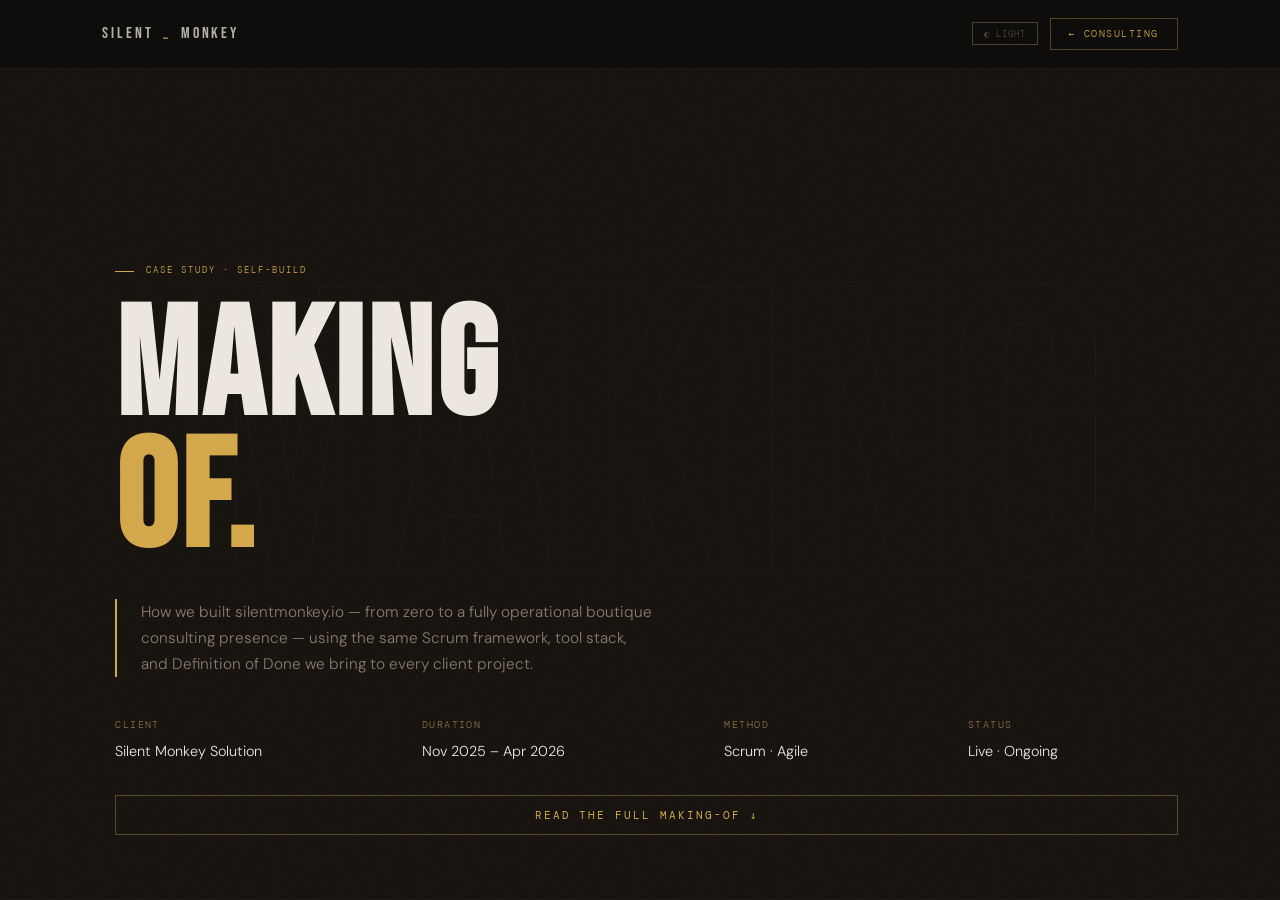
<file: making-of.html>
<!DOCTYPE html>
<html lang="en">
<head>
<meta charset="UTF-8">
<meta name="viewport" content="width=device-width, initial-scale=1.0">
<title>Making Of — Silent Monkey Solution</title>
<link href="https://fonts.googleapis.com/css2?family=Bebas+Neue&family=DM+Mono:ital,wght@0,300;0,400;1,300&family=DM+Sans:wght@300;400;500&display=swap" rel="stylesheet">
<style>
  :root {
    --bg: #17140f;
    --gold: #d4a84b;
    --gold-dim: #8a7048;
    --white: #ede8df;
    --muted: #8a7b6e;
    --dim: #4a3f35;
    --grey-light: #1e1a16;
    --green: #4a8c5c;
    --red: #c84b3c;
    --font-d: 'Bebas Neue', sans-serif;
    --font-m: 'DM Mono', monospace;
    --font-s: 'DM Sans', sans-serif;
    --pad: clamp(4rem, 8vw, 7rem);
    --pad-l: clamp(4.5rem, 9vw, 8rem);
    --max-w: 1280px;
  }

  /* ── SMOOTH THEME TRANSITION ── */
  body, nav, .number-item, .sprint-col, .swot-cell, .scrum-cell,
  .tool-item, .cta-left, .cta-right, .quote-block, .section,
  .living-doc-bar, footer, .sprint-card, .faq-q {
    transition: background .4s, color .4s, border-color .4s;
  }

  /* ── LIGHT MODE ── */
  body.light {
    --bg: #e8e2d9;
    --white: #1a1612;
    --muted: #5a5048;
    --dim: #7a6e64;
    --grey-light: #d0c9bf;
  }
  body.light nav {
    background: rgba(232,226,217,.94);
    border-bottom-color: rgba(26,22,18,.1);
  }
  body.light .back-pill {
    background: rgba(232,226,217,.9);
    border-color: rgba(212,168,75,.4);
  }
  body.light .numbers-grid,
  body.light .sprint-grid,
  body.light .swot-grid,
  body.light .scrum-grid,
  body.light .tools-grid,
  body.light .cta-block { background: rgba(26,22,18,.1); border-color: rgba(26,22,18,.1); }
  body.light .number-item,
  body.light .sprint-col,
  body.light .swot-cell,
  body.light .scrum-cell,
  body.light .tool-item,
  body.light .cta-left { background: var(--bg); }
  body.light .cta-right { background: rgba(212,168,75,.06); }
  body.light .number-item:hover,
  body.light .tool-item:hover,
  body.light .scrum-cell:hover { background: rgba(212,168,75,.08); }
  body.light .sprint-col-header { border-bottom-color: rgba(26,22,18,.12); }
  body.light .sprint-card { background: rgba(26,22,18,.08); }
  body.light .quote-block { background: rgba(212,168,75,.05); }
  body.light .quote-text { color: rgba(26,22,18,.75); }
  body.light .sep { background: linear-gradient(90deg, transparent, rgba(212,168,75,.3), transparent); }
  body.light .section { border-bottom-color: rgba(26,22,18,.1); }
  body.light .living-doc-bar { border-top-color: rgba(26,22,18,.1); }
  body.light .living-doc-text { color: rgba(26,22,18,.5); }
  body.light .living-doc-updated { color: rgba(26,22,18,.4); }
  body.light .living-doc-updated strong { color: rgba(26,22,18,.6); }
  body.light footer { border-top-color: rgba(26,22,18,.1); }
  body.light .timeline::before { background: rgba(212,168,75,.3); }
  body.light .section-title em { color: var(--gold); }
  body.light .tool-name a { color: var(--white); border-bottom-color: var(--dim); }
  body.light .hero-ghost { -webkit-text-stroke-color: rgba(212,168,75,.1); }

  /* ── THEME TOGGLE ── */
  .theme-btn {
    background: none; border: 1px solid var(--dim);
    color: var(--dim); font-family: var(--font-m);
    font-size: .58rem; letter-spacing: .1em;
    padding: .28rem .7rem; cursor: pointer;
    transition: all .2s; white-space: nowrap;
  }
  .theme-btn:hover { border-color: var(--gold); color: var(--gold); }

  * { margin: 0; padding: 0; box-sizing: border-box; }

  body {
    background: var(--bg);
    color: var(--white);
    font-family: var(--font-s);
    font-weight: 300;
    line-height: 1.7;
    overflow-x: hidden;
    transition: background .4s, color .4s;
  }

  /* ── BOUTIQUE WRAPPER — same float as index.html ── */
  .site-wrapper {
    max-width: var(--max-w);
    margin: 0 auto;
    position: relative;
    box-shadow: 0 0 120px rgba(0,0,0,.5);
  }

  ::selection { background: var(--gold); color: var(--bg); }

  body::after {
    content: '';
    position: fixed; inset: 0;
    pointer-events: none; z-index: 500; opacity: .018;
    background-image: url("data:image/svg+xml,%3Csvg viewBox='0 0 200 200' xmlns='http://www.w3.org/2000/svg'%3E%3Cfilter id='n'%3E%3CfeTurbulence type='fractalNoise' baseFrequency='.85' numOctaves='4' stitchTiles='stitch'/%3E%3C/filter%3E%3Crect width='100%25' height='100%25' filter='url(%23n)'/%3E%3C/svg%3E");
    background-size: 180px;
  }

  /* ── NAV ── */
  nav {
    position: fixed; top: 0; left: 0; right: 0; z-index: 100;
    display: flex; justify-content: space-between; align-items: center;
    padding: 1.1rem var(--pad);
    background: rgba(14,12,10,.92); backdrop-filter: blur(10px);
    border-bottom: 1px solid rgba(212,168,75,.08);
    transition: background .4s, border-color .4s;
  }

  .nav-logo {
    font-family: var(--font-d); font-size: 1rem;
    letter-spacing: .18em; color: var(--white); text-decoration: none;
    display: flex; align-items: center; gap: .6rem;
    opacity: .75; transition: opacity .2s;
  }
  .nav-logo:hover { opacity: 1; }
  .nav-logo b { color: var(--gold); font-weight: 400; }

  .nav-back {
    font-family: var(--font-m); font-size: .6rem;
    letter-spacing: .16em; text-transform: uppercase;
    color: var(--gold); border: 1px solid rgba(212,168,75,.35);
    padding: .45rem 1.1rem; text-decoration: none;
    transition: background .2s, color .2s;
  }
  .nav-back:hover { background: var(--gold); color: var(--bg); }

  /* Floating back pill */
  .back-pill {
    position: fixed; bottom: 2rem; left: var(--pad);
    z-index: 300; opacity: 0; transform: translateY(8px);
    transition: opacity .4s, transform .4s;
    font-family: var(--font-m); font-size: .58rem;
    letter-spacing: .14em; text-transform: uppercase;
    color: var(--gold); border: 1px solid rgba(212,168,75,.3);
    background: rgba(14,12,10,.85); backdrop-filter: blur(8px);
    padding: .5rem 1rem; text-decoration: none;
  }
  .back-pill.visible { opacity: 1; transform: none; }
  .back-pill:hover { background: var(--gold); color: var(--bg); }

  /* ── SHARED ── */
  .tag {
    font-family: var(--font-m); font-size: .58rem;
    letter-spacing: .22em; text-transform: uppercase;
    color: var(--gold); display: flex; align-items: center;
    gap: .7rem; margin-bottom: 1.5rem;
  }
  .tag::before { content: ''; width: 1.2rem; height: 1px; background: var(--gold); }

  .section-num {
    font-family: var(--font-m); font-size: .62rem;
    letter-spacing: .2em; text-transform: uppercase;
    color: var(--gold-dim); margin-bottom: .75rem;
  }

  .sep { height: 1px; background: linear-gradient(90deg, transparent, rgba(212,168,75,.15), transparent); }

  .rv { opacity: 0; transform: translateY(1.4rem); transition: opacity .65s ease, transform .65s ease; }
  .rv.in { opacity: 1; transform: none; }
  .d1 { transition-delay: .1s; } .d2 { transition-delay: .2s; } .d3 { transition-delay: .3s; }

  /* ── HERO ── */
  .hero {
    min-height: 100svh; display: flex; flex-direction: column;
    justify-content: flex-end; padding: 8rem var(--pad) 4rem var(--pad-l);
    border-bottom: 1px solid var(--grey-light); position: relative; overflow: hidden;
  }

  .hero-ghost {
    position: absolute; font-family: var(--font-d);
    font-size: clamp(10rem, 32vw, 36rem); color: transparent;
    -webkit-text-stroke: 1px rgba(212,168,75,.04);
    top: 50%; left: 50%; transform: translate(-50%,-50%);
    white-space: nowrap; pointer-events: none; user-select: none;
    letter-spacing: -.02em; animation: glow 9s ease-in-out infinite;
  }
  @keyframes glow { 0%,100%{opacity:.3} 50%{opacity:.7} }

  .hero-title {
    font-family: var(--font-d);
    font-size: clamp(4rem, 12vw, 11rem);
    line-height: .86; letter-spacing: .02em; color: var(--white);
    margin-bottom: 2rem; position: relative; z-index: 2;
  }
  .hero-title em { color: var(--gold); font-style: normal; display: block; }

  .hero-sub {
    max-width: 540px; font-size: clamp(.85rem, 1.2vw, 1rem);
    color: var(--muted); border-left: 2px solid var(--gold);
    padding-left: 1.5rem; margin-bottom: 2.5rem;
    position: relative; z-index: 2;
  }

  .hero-meta {
    display: grid; grid-template-columns: repeat(4, auto);
    gap: 2.5rem; flex-wrap: wrap;
    position: relative; z-index: 2;
  }

  .meta-item { display: flex; flex-direction: column; gap: .3rem; }
  .meta-label { font-family: var(--font-m); font-size: .6rem; letter-spacing: .15em; color: var(--gold-dim); text-transform: uppercase; }
  .meta-value { font-size: .9rem; color: var(--white); }

  /* ── NUMBERS 4+4 ── */
  .numbers-grid {
    display: grid; grid-template-columns: repeat(4, 1fr);
    gap: 1px; background: var(--grey-light);
    border: 1px solid var(--grey-light); margin-top: 2rem;
  }
  .number-item {
    background: var(--bg); padding: 2rem 1.5rem; text-align: center;
    transition: background .25s;
  }
  .number-item:hover { background: rgba(212,168,75,.04); }
  .number-value { font-family: var(--font-d); font-size: 3.5rem; color: var(--gold); line-height: 1; display: block; margin-bottom: .5rem; }
  .number-label { font-family: var(--font-m); font-size: .6rem; letter-spacing: .15em; color: var(--muted); text-transform: uppercase; }

  /* ── SCRUM BOARD ── */
  .sprint-grid {
    display: grid; grid-template-columns: repeat(3, 1fr);
    gap: 1px; background: var(--grey-light);
    border: 1px solid var(--grey-light); margin-top: 2rem;
  }
  .sprint-col { background: var(--bg); padding: 1.5rem; }
  .sprint-col-header {
    font-family: var(--font-m); font-size: .62rem;
    letter-spacing: .2em; text-transform: uppercase;
    padding-bottom: 1rem; margin-bottom: 1rem;
    border-bottom: 1px solid var(--grey-light);
  }
  .sprint-col-header.done  { color: var(--green); }
  .sprint-col-header.doing { color: var(--gold); }
  .sprint-col-header.todo  { color: var(--muted); }

  .sprint-card {
    background: var(--grey-light); padding: .85rem 1rem;
    margin-bottom: .5rem; border-left: 2px solid transparent;
    font-size: .8rem; line-height: 1.4;
  }
  .sprint-card.done-card  { border-left-color: var(--green); opacity: .75; }
  .sprint-card.doing-card { border-left-color: var(--gold); }
  .sprint-card.todo-card  { border-left-color: var(--dim); }

  .card-tag {
    font-family: var(--font-m); font-size: .56rem;
    letter-spacing: .1em; color: var(--gold-dim);
    display: block; margin-bottom: .25rem; text-transform: uppercase;
  }

  /* ── SWOT ── */
  .swot-grid {
    display: grid; grid-template-columns: 1fr 1fr;
    gap: 1px; background: var(--grey-light);
    border: 1px solid var(--grey-light); margin-top: 2rem;
  }
  .swot-cell { background: var(--bg); padding: 2rem 2.5rem; }
  .swot-label {
    font-family: var(--font-d); font-size: 2.5rem;
    letter-spacing: .06em; line-height: 1; margin-bottom: .35rem;
  }
  .swot-title {
    font-family: var(--font-m); font-size: .58rem;
    letter-spacing: .2em; text-transform: uppercase;
    margin-bottom: 1.25rem;
  }
  .swot-cell:nth-child(1) .swot-label { color: var(--green); }
  .swot-cell:nth-child(1) .swot-title { color: var(--green); }
  .swot-cell:nth-child(2) .swot-label { color: var(--gold); }
  .swot-cell:nth-child(2) .swot-title { color: var(--gold); }
  .swot-cell:nth-child(3) .swot-label { color: #4a8ab0; }
  .swot-cell:nth-child(3) .swot-title { color: #4a8ab0; }
  .swot-cell:nth-child(4) .swot-label { color: var(--red); }
  .swot-cell:nth-child(4) .swot-title { color: var(--red); }

  .swot-list { list-style: none; display: flex; flex-direction: column; gap: .6rem; }
  .swot-list li {
    font-size: .78rem; color: var(--muted); line-height: 1.5;
    padding-left: 1rem; position: relative;
  }
  .swot-list li::before { content: '→'; position: absolute; left: 0; color: var(--gold-dim); font-size: .7rem; }

  /* ── SCRUM EXPLAINER ── */
  .scrum-grid {
    display: grid; grid-template-columns: repeat(3, 1fr);
    gap: 1px; background: var(--grey-light);
    border: 1px solid var(--grey-light); margin-top: 2rem;
  }
  .scrum-cell {
    background: var(--bg); padding: 2rem;
    transition: background .25s;
  }
  .scrum-cell:hover { background: rgba(212,168,75,.03); }
  .scrum-icon { font-size: 1.5rem; margin-bottom: 1rem; opacity: .7; }
  .scrum-term {
    font-family: var(--font-d); font-size: 1.4rem;
    letter-spacing: .06em; color: var(--gold);
    margin-bottom: .5rem; line-height: 1;
  }
  .scrum-def { font-size: .76rem; color: var(--muted); line-height: 1.8; }
  .scrum-def strong { color: var(--white); font-weight: 400; }

  /* ── TIMELINE ── */
  .timeline { margin-top: 2rem; position: relative; }
  .timeline::before {
    content: ''; position: absolute; left: 0; top: 0; bottom: 0;
    width: 1px; background: var(--grey-light);
  }
  .timeline-item { padding-left: 2rem; padding-bottom: 2.5rem; position: relative; }
  .timeline-item::before {
    content: ''; position: absolute; left: -3px; top: 6px;
    width: 7px; height: 7px; background: var(--gold); border-radius: 50%;
  }
  .timeline-date { font-family: var(--font-m); font-size: .62rem; letter-spacing: .15em; color: var(--gold-dim); text-transform: uppercase; margin-bottom: .4rem; }
  .timeline-title { font-size: .95rem; font-weight: 500; margin-bottom: .4rem; color: var(--white); }
  .timeline-body { font-size: .82rem; color: var(--muted); max-width: 540px; line-height: 1.8; }

  /* ── TOOLS ── */
  .tools-grid {
    display: grid; grid-template-columns: repeat(auto-fill, minmax(220px, 1fr));
    gap: 1px; background: var(--grey-light);
    border: 1px solid var(--grey-light); margin-top: 2rem;
  }
  .tool-item { background: var(--bg); padding: 1.5rem; transition: background .2s; }
  .tool-item:hover { background: rgba(212,168,75,.04); }
  .tool-category { font-family: var(--font-m); font-size: .56rem; letter-spacing: .15em; color: var(--gold-dim); text-transform: uppercase; margin-bottom: .4rem; }
  .tool-name { font-size: .95rem; font-weight: 500; color: var(--white); margin-bottom: .25rem; }
  .tool-name a { color: var(--white); text-decoration: none; border-bottom: 1px solid var(--dim); transition: border-color .2s, color .2s; }
  .tool-name a:hover { color: var(--gold); border-color: var(--gold); }
  .tool-desc { font-size: .74rem; color: var(--muted); line-height: 1.5; }

  /* ── QUOTE ── */
  .quote-block {
    border-left: 3px solid var(--gold); padding: 1.5rem 2rem;
    margin: 3rem 0; background: rgba(212,168,75,.03);
  }
  .quote-text { font-size: 1.05rem; font-style: italic; color: rgba(237,232,223,.8); line-height: 1.7; margin-bottom: .75rem; }
  .quote-author { font-family: var(--font-m); font-size: .6rem; letter-spacing: .15em; color: var(--gold-dim); text-transform: uppercase; }

  /* ── CTA ── */
  .cta-block {
    display: grid; grid-template-columns: 1fr 1fr;
    gap: 1px; background: var(--grey-light);
    border: 1px solid var(--grey-light); margin-top: 3rem;
  }
  .cta-left { background: var(--bg); padding: 2.5rem; }
  .cta-right { background: rgba(212,168,75,.04); padding: 2.5rem; display: flex; flex-direction: column; gap: 1rem; justify-content: center; }
  .cta-title { font-family: var(--font-d); font-size: clamp(1.8rem, 3.5vw, 3rem); line-height: .95; color: var(--white); margin-bottom: 1rem; }
  .cta-title em { color: var(--gold); font-style: normal; }
  .cta-sub { font-size: .78rem; color: var(--muted); line-height: 1.8; }
  .btn-fill { display: inline-block; background: var(--gold); color: var(--bg); font-family: var(--font-m); font-size: .65rem; letter-spacing: .16em; text-transform: uppercase; padding: .9rem 2rem; text-decoration: none; border: 1px solid var(--gold); transition: background .25s, color .25s; }
  .btn-fill:hover { background: transparent; color: var(--gold); }
  .btn-ghost { display: inline-block; background: transparent; color: var(--gold); border: 1px solid rgba(212,168,75,.4); font-family: var(--font-m); font-size: .65rem; letter-spacing: .16em; text-transform: uppercase; padding: .9rem 2rem; text-decoration: none; transition: background .25s, color .25s, border-color .25s; }
  .btn-ghost:hover { background: var(--gold); color: var(--bg); border-color: var(--gold); }

  /* ── EXPAND BUTTON ── */
  .expand-btn {
    margin-top: 2rem;
    font-family: var(--font-m); font-size: .68rem;
    letter-spacing: .18em; text-transform: uppercase;
    color: var(--gold); background: transparent;
    border: 1px solid rgba(212,168,75,.35);
    padding: .75rem 2rem; cursor: pointer;
    transition: background .2s, color .2s;
    position: relative; z-index: 2;
  }
  .expand-btn:hover { background: var(--gold); color: var(--bg); }
  .expand-btn.open { border-color: var(--gold-dim); color: var(--gold-dim); }

  /* ── COLLAPSIBLE CONTENT ── */
  .expand-content {
    max-height: 0; overflow: hidden;
    transition: max-height 1s cubic-bezier(.4,0,.2,1);
  }
  .expand-content.open { max-height: 9999px; }

  /* ── LIVING DOC BAR ── */
  .living-doc-bar {
    border-top: 1px solid var(--grey-light); padding: 1.5rem var(--pad) 1.5rem var(--pad-l);
    display: flex; flex-wrap: wrap; align-items: center; gap: .5rem 2rem;
  }
  .living-doc-label { font-family: var(--font-m); font-size: .65rem; letter-spacing: .12em; color: var(--gold); text-transform: uppercase; white-space: nowrap; }
  .living-doc-text { font-size: .8rem; color: rgba(237,232,223,.35); flex: 1; min-width: 200px; }
  .living-doc-updated { font-family: var(--font-m); font-size: .65rem; color: rgba(237,232,223,.3); white-space: nowrap; }
  .living-doc-updated strong { color: rgba(237,232,223,.5); font-weight: 400; }

  /* ── FOOTER ── */
  footer {
    border-top: 1px solid var(--grey-light); padding: 2rem var(--pad) 2rem var(--pad-l);
    display: flex; justify-content: space-between; align-items: center; flex-wrap: wrap; gap: 1rem;
  }
  .footer-logo { font-family: var(--font-d); font-size: 1rem; letter-spacing: .15em; color: var(--muted); }
  .footer-logo b { color: var(--gold); font-weight: 400; }
  .footer-copy { font-family: var(--font-m); font-size: .6rem; letter-spacing: .1em; color: var(--dim); text-align: center; line-height: 1.9; }
  .f-link { color: var(--dim); text-decoration: none; transition: color .2s; }
  .f-link:hover { color: var(--gold); }

  /* ── SECTION WRAPPER ── */
  .section {
    padding: 5rem var(--pad) 5rem var(--pad-l);
    border-bottom: 1px solid var(--grey-light);
    max-width: var(--max-w); margin: 0 auto;
  }
  .section-title {
    font-family: var(--font-d); font-size: clamp(2.2rem, 5.5vw, 4.5rem);
    line-height: .9; letter-spacing: .02em; margin-bottom: 2.5rem; margin-top: .5rem;
  }
  .section-title em { color: var(--gold); font-style: normal; }
  .section-body { font-size: .85rem; color: var(--muted); max-width: 600px; line-height: 1.9; margin-bottom: 1rem; }

  /* ── RESPONSIVE ── */
  @media (max-width: 860px) {
    :root { --pad: clamp(1.5rem, 5vw, 3rem); --pad-l: clamp(1.5rem, 5vw, 3rem); }
    nav { padding: 1rem 1.5rem; }
    .hero { padding: 6rem 1.5rem 3rem; }
    .section { padding: 3.5rem 1.5rem; }
    .hero-meta { grid-template-columns: 1fr 1fr; gap: 1.5rem; }
    .numbers-grid { grid-template-columns: 1fr 1fr; }
    .sprint-grid { grid-template-columns: 1fr; }
    .swot-grid { grid-template-columns: 1fr; }
    .scrum-grid { grid-template-columns: 1fr; }
    .cta-block { grid-template-columns: 1fr; }
    footer { flex-direction: column; text-align: center; }
  }
</style>
</head>
<body>
<div class="site-wrapper">

<a href="https://audit.silentmonkey.io" class="back-pill" id="backPill">← Back to silentmonkey.io</a>

<!-- ── NAV ── -->
<nav>
  <a href="https://audit.silentmonkey.io" class="nav-logo">
    SILENT<b>_</b>MONKEY
  </a>
  <div style="display:flex; align-items:center; gap:.75rem;">
    <button class="theme-btn" id="themeToggle" onclick="toggleTheme()">◐ LIGHT</button>
    <a href="https://audit.silentmonkey.io" class="nav-back">← Consulting</a>
  </div>
</nav>

<!-- ── HERO ── -->
<div class="hero">
  <span class="hero-ghost" aria-hidden="true">MAKING</span>
  <p class="tag rv">Case Study · Self-Build</p>
  <h1 class="hero-title rv">MAKING<br><em>OF.</em></h1>
  <p class="hero-sub rv d1">
    How we built silentmonkey.io — from zero to a fully operational boutique consulting presence — using the same Scrum framework, tool stack, and Definition of Done we bring to every client project.
  </p>
  <div class="hero-meta rv d2">
    <div class="meta-item">
      <span class="meta-label">Client</span>
      <span class="meta-value">Silent Monkey Solution</span>
    </div>
    <div class="meta-item">
      <span class="meta-label">Duration</span>
      <span class="meta-value">Nov 2025 – Apr 2026</span>
    </div>
    <div class="meta-item">
      <span class="meta-label">Method</span>
      <span class="meta-value">Scrum · Agile</span>
    </div>
    <div class="meta-item">
      <span class="meta-label">Status</span>
      <span class="meta-value">Live · Ongoing</span>
    </div>
  </div>
  <button class="expand-btn rv d3" onclick="toggleExpand()" id="expandBtn">
    Read the full Making-Of ↓
  </button>
</div>

<!-- ── EXPANDABLE CONTENT ── -->
<div id="expandContent" class="expand-content">

<!-- ── 00 · NUMBERS ── -->
<div class="section">
  <div class="section-num">00 · Overview</div>
  <h2 class="section-title rv">BY THE <em>NUMBERS.</em></h2>
  <div class="numbers-grid rv" style="grid-template-columns:repeat(3,1fr)">
    <div class="number-item">
      <span class="number-value">7</span>
      <span class="number-label">Sprints Completed</span>
    </div>
    <div class="number-item">
      <span class="number-value">21</span>
      <span class="number-label">Releases Shipped</span>
    </div>
    <div class="number-item">
      <span class="number-value">3</span>
      <span class="number-label">Languages</span>
    </div>
    <div class="number-item">
      <span class="number-value">€84</span>
      <span class="number-label">Monthly Running Cost</span>
    </div>
    <div class="number-item">
      <span class="number-value">€29</span>
      <span class="number-label">Saved / mo — PO Decision</span>
    </div>
    <div class="number-item">
      <span class="number-value">200+</span>
      <span class="number-label">Increments Delivered</span>
    </div>
    <div class="number-item">
      <span class="number-value">3×</span>
      <span class="number-label">Projected ROI</span>
    </div>
    <div class="number-item">
      <span class="number-value">0</span>
      <span class="number-label">Agency Budget</span>
    </div>
    <div class="number-item">
      <span class="number-value">5mo</span>
      <span class="number-label">Velocity Window</span>
    </div>
  </div>
</div>

<div class="sep"></div>

<!-- ── 01 · SCRUM BOARD ── -->
<div class="section">
  <div class="section-num">01 · Process</div>
  <h2 class="section-title rv">THE <em>BOARD.</em></h2>
  <p class="section-body rv">
    Every feature, every page, every integration ran through a proper Product Backlog — prioritised, estimated, and refined before a single line was written. No ad-hoc decisions. No scope creep without an explicit change to the Sprint Goal. Product Owner and Developer were the same person — which is either elegant or insane. Probably both.
  </p>
  <div class="sprint-grid rv">
    <div class="sprint-col">
      <div class="sprint-col-header done">✓ Done</div>
      <div class="sprint-card done-card"><span class="card-tag">Infrastructure</span>Custom stack setup & deploy pipeline</div>
      <div class="sprint-card done-card"><span class="card-tag">Brand</span>Copy & positioning (EN/DE/ES)</div>
      <div class="sprint-card done-card"><span class="card-tag">Tool</span>Audit Tool v8 — PageSpeed, Core Web Vitals</div>
      <div class="sprint-card done-card"><span class="card-tag">DNS</span>IONOS domain setup & subdomain routing</div>
      <div class="sprint-card done-card"><span class="card-tag">Deploy</span>Audit Tool live on audit.silentmonkey.io</div>
      <div class="sprint-card done-card"><span class="card-tag">Integration</span>cal.eu booking integration</div>
      <div class="sprint-card done-card"><span class="card-tag">Payments</span>Stripe DE account active</div>
      <div class="sprint-card done-card"><span class="card-tag">Design</span>Style Guide v1 — Colors, Typography, Pillars</div>
      <div class="sprint-card done-card"><span class="card-tag">Frontend</span>Homepage v21 — Dot-Nav, Two Pillars, Timeline</div>
      <div class="sprint-card done-card"><span class="card-tag">Deploy</span>Vercel + GitHub — auto-deploy pipeline</div>
      <div class="sprint-card done-card"><span class="card-tag">PM</span>Proyex.io — portal.silentmonkey.io verified</div>
      <div class="sprint-card done-card"><span class="card-tag">UX</span>Language switcher EN/DE/ES — Claude API</div>
      <div class="sprint-card done-card"><span class="card-tag">Strategy</span>Two-pillar model: Consulting + Creation</div>
    </div>
    <div class="sprint-col">
      <div class="sprint-col-header doing">→ In Progress</div>
      <div class="sprint-card doing-card"><span class="card-tag">Legal</span>Impressum & Datenschutz — in progress</div>
      <div class="sprint-card doing-card"><span class="card-tag">Email</span>andreas@silentmonkey.io via Proton Mail</div>
      <div class="sprint-card doing-card"><span class="card-tag">Content</span>Making-Of · Case Studies · Insights</div>
      <div class="sprint-card doing-card"><span class="card-tag">Payments</span>Stripe ES — pending Autónomo registration</div>
      <div class="sprint-card doing-card"><span class="card-tag">Migration</span>silentmonkey.io → own build (Q3 2026)</div>
    </div>
    <div class="sprint-col">
      <div class="sprint-col-header todo">○ Backlog</div>
      <div class="sprint-card todo-card"><span class="card-tag">Tool</span>PDF Report Feature — Audit Tool</div>
      <div class="sprint-card todo-card"><span class="card-tag">Tool</span>Carbon API + Security backend</div>
      <div class="sprint-card todo-card"><span class="card-tag">Content</span>Case Studies — Ibiza Voices · V¡STOR</div>
      <div class="sprint-card todo-card"><span class="card-tag">Content</span>About / Philosophy — "I build bridges"</div>
      <div class="sprint-card todo-card"><span class="card-tag">Automation</span>n8n self-hosted setup</div>
      <div class="sprint-card todo-card"><span class="card-tag">Automation</span>Zapier → member onboarding flow</div>
      <div class="sprint-card todo-card" style="border-left-color:var(--gold);opacity:1;"><span class="card-tag" style="color:var(--gold);">Product · Q3 2026</span>New Service — Announced Late Summer 2026 ↓</div>
  </div>
</div>

<div class="sep"></div>

<!-- ── 02 · SWOT ── -->
<div class="section">
  <div class="section-num">02 · Strategy</div>
  <h2 class="section-title rv">SWOT <em>ANALYSIS.</em></h2>
  <p class="section-body rv">
    A honest look at where Silent Monkey Solution stands — strengths to build on, weaknesses to address, opportunities to capture, threats to navigate.
  </p>
  <div class="swot-grid rv">
    <div class="swot-cell">
      <div class="swot-label">S</div>
      <div class="swot-title">Strengths</div>
      <ul class="swot-list">
        <li>Boutique positioning — selective, not mass-market</li>
        <li>Scrum methodology — Sprint-based, transparent delivery</li>
        <li>Full-stack digital competence — DNS to AI integration</li>
        <li>EU-compliant tool stack — DSGVO by design</li>
        <li>Own audit tool — unique lead generation Increment</li>
        <li>No agency overhead — lean, fast, direct</li>
      </ul>
    </div>
    <div class="swot-cell">
      <div class="swot-label">W</div>
      <div class="swot-title">Weaknesses</div>
      <ul class="swot-list">
        <li>Solo operation — capacity limits per project</li>
        <li>DNS migration still pending</li>
        <li>Legal setup in transition — German market only for now</li>
        <li>No case studies published yet</li>
        <li>Squarespace migration still pending</li>
        <li>Brand recognition still early stage</li>
      </ul>
    </div>
    <div class="swot-cell">
      <div class="swot-label">O</div>
      <div class="swot-title">Opportunities</div>
      <ul class="swot-list">
        <li>AI consulting market growing rapidly</li>
        <li>Custom-built stack — full control, no platform lock-in</li>
        <li>Audit tool as scalable lead engine</li>
        <li>Proyex — client transparency as differentiator</li>
        <li>Automation (n8n) reduces manual overhead</li>
        <li>Boutique positioning in underserved markets</li>
      </ul>
    </div>
    <div class="swot-cell">
      <div class="swot-label">T</div>
      <div class="swot-title">Threats</div>
      <ul class="swot-list">
        <li>Agencies with larger budgets & teams</li>
        <li>Squarespace/Wix self-service trend</li>
        <li>AI tools reducing perceived need for consultants</li>
        <li>Slow client decision cycles</li>
        <li>Platform dependency (Vercel, cal.eu, Stripe)</li>
      </ul>
    </div>
  </div>
</div>

<div class="sep"></div>

<!-- ── 03 · SCRUM EXPLAINER ── -->
<div class="section">
  <div class="section-num">03 · Methodology</div>
  <h2 class="section-title rv">WHY <em>SCRUM?</em></h2>
  <p class="section-body rv">
    Scrum is an agile framework for delivering complex projects in short, focused cycles called Sprints. Every Sprint starts with Planning, ends with a Review and Retrospective, and ships a working Increment. We apply it to every client project — and to ourselves. Here's what it means in practice.
  </p>
  <div class="scrum-grid rv">
    <div class="scrum-cell">
      <div class="scrum-icon">📋</div>
      <div class="scrum-term">PRODUCT BACKLOG</div>
      <p class="scrum-def">The single source of truth for everything that needs to be built. Prioritised by value, estimated by effort, owned by the Product Owner. <strong>Nothing enters a Sprint without being groomed in the Backlog first.</strong> No surprises. No scope creep.</p>
    </div>
    <div class="scrum-cell">
      <div class="scrum-icon">🎯</div>
      <div class="scrum-term">USER STORY</div>
      <p class="scrum-def">Every task is framed from the user's perspective: <em>"As a [user], I want [feature], so that [outcome]."</em> <strong>Acceptance Criteria define exactly when a Story is done.</strong> No ambiguity. No moving goalposts.</p>
    </div>
    <div class="scrum-cell">
      <div class="scrum-icon">⚡</div>
      <div class="scrum-term">SPRINT</div>
      <p class="scrum-def">A fixed time-box — typically 1–2 weeks — with a clear Sprint Goal. The team commits to a scope and delivers. <strong>Each Sprint produces a working, shippable Increment.</strong> You don't wait for "done" — you see progress every cycle.</p>
    </div>
    <div class="scrum-cell">
      <div class="scrum-icon">✅</div>
      <div class="scrum-term">DEFINITION OF DONE</div>
      <p class="scrum-def">A shared, explicit checklist that every Increment must pass before it's considered complete. Tested. Deployed. Reviewed. <strong>Done means done — not "almost done" or "done on my machine."</strong> Quality is non-negotiable.</p>
    </div>
    <div class="scrum-cell">
      <div class="scrum-icon">🔍</div>
      <div class="scrum-term">REVIEW & RETRO</div>
      <p class="scrum-def">After each Sprint: the Review inspects what was delivered. The Retrospective asks what can improve. <strong>Continuous improvement is built into the process.</strong> Not a post-mortem — a living habit that makes every Sprint better than the last.</p>
    </div>
    <div class="scrum-cell">
      <div class="scrum-icon">🔮</div>
      <div class="scrum-term">TRANSPARENCY</div>
      <p class="scrum-def">Every User Story, every blocker, every Sprint Board is visible. Scrum's three pillars — Transparency, Inspection, Adaptation — are not theory here. <strong>Clients see the board in real time, via Proyex.</strong> No curated highlight reels.</p>
    </div>
  </div>
</div>

<div class="sep"></div>

<!-- ── 04 · TIMELINE ── -->
<div class="section">
  <div class="section-num">04 · History</div>
  <h2 class="section-title rv">HOW IT <em>HAPPENED.</em></h2>
  <div class="timeline rv">
    <div class="timeline-item">
      <div class="timeline-date">November 2025 · Sprint 1</div>
      <div class="timeline-title">Concept & First Increment</div>
      <div class="timeline-body">Sprint Goal: Establish a live presence. silentmonkey.io v1 shipped on Squarespace — animated timeline, countdown timers, British English copy, positioned toward artists and coaches. Increment delivered. Retrospective outcome: wrong direction, pivot required. Backlog reprioritised.</div>
    </div>
    <div class="timeline-item">
      <div class="timeline-date">January 2026 · Sprint 2</div>
      <div class="timeline-title">Repositioning Sprint</div>
      <div class="timeline-body">Sprint Goal: Define the brand foundation. Three-pillar model accepted into Backlog: Consulting · Solutions · Creation. "Eye of the Storm" philosophy developed as Product Vision. Legal contract templates, welcome flows. The brand voice found its register. Definition of Done: signed off in Sprint Review.</div>
    </div>
    <div class="timeline-item">
      <div class="timeline-date">February 2026 · Sprint 3</div>
      <div class="timeline-title">Infrastructure Migration</div>
      <div class="timeline-body">Sprint Goal: Replace Squarespace with a scalable, open architecture. Initial Product Owner decision: Ghost CMS — open-source, built-in SEO, newsletter infrastructure. Mid-sprint Retrospective outcome: for the current scope, Ghost was overengineered. The Product Owner revised the decision in favour of a leaner custom stack — more control, fewer dependencies, €29/mo saved. Tool stack locked as Epic: Proyex.io + Proton Mail + Vercel. Acceptance Criteria: DNS propagated, deploy pipeline active. Ghost remains in the Backlog as a future option — not discarded, deferred.</div>
    </div>
    <div class="timeline-item">
      <div class="timeline-date">March 2026 · Sprint 4–5</div>
      <div class="timeline-title">Audit Tool — Two-Sprint Epic</div>
      <div class="timeline-body">Sprint Goal: Ship a working audit tool as a lead generation asset. Eight releases across two Sprints — PageSpeed Insights, Core Web Vitals timeline, hover info panels, trilingual UI. Each Sprint Review included a live demo. Deployed as a standalone Increment on audit.silentmonkey.io. Velocity: 4 major Stories per Sprint.</div>
    </div>
    <div class="timeline-item">
      <div class="timeline-date">March → April 2026 · The Turning Point</div>
      <div class="timeline-title">Scrum Adopted — Mid-Flight</div>
      <div class="timeline-body">We didn't start with Scrum. We started with momentum — a fast, iterative build driven by instinct, Claude as a development partner, and a clear product vision. It worked. Until it didn't. As the Audit Tool grew in complexity — multiple API integrations, trilingual UI, 8 versions, cross-session continuity issues — the absence of structure became visible. Conversations had to be summarised. Context had to be re-uploaded. It was impossible to precisely say: "This is where it went wrong." That's a textbook case for Scrum. So we introduced it — not from the start, but from the moment it was needed. That decision is part of the story. Because that's exactly what we bring to client projects: the ability to recognise when a methodology is missing, and the discipline to implement it without losing velocity. Not every project starts with Scrum. But every complex project eventually needs it.</div>
    </div>
    <div class="timeline-item">
      <div class="timeline-date">April 2026 · Week 1 · Sprint 6</div>
      <div class="timeline-title">Strategy & Style Guide Sprint</div>
      <div class="timeline-body">Sprint Goal: Establish design system and go-to-market strategy as shippable artifacts. Style Guide v1 completed — four pillars, colour system, typography. Two-pillar consulting strategy defined as Product Backlog Epic: Audit (leads) → cal.eu → Proyex (delivery). Domain architecture accepted into Done column.</div>
    </div>
    <div class="timeline-item">
      <div class="timeline-date">April 2026 · Week 2 · Sprint 6</div>
      <div class="timeline-title">Homepage v17 — First Public Release</div>
      <div class="timeline-body">Sprint Goal: Ship a reviewable homepage Increment. 17 releases in one Sprint cycle. Dot-navigation, onboarding timeline with Scrum badges, two-pillar intake, three contact blocks. Sprint Review: first version validated on iPad — fast, clean, no agency overhead. Stakeholder sign-off: approved for continued iteration.</div>
    </div>
    <div class="timeline-item">
      <div class="timeline-date">April 2026 · Week 3 · Sprint 7</div>
      <div class="timeline-title">v21 · Pipeline · Strategic Refinement</div>
      <div class="timeline-body">Sprint Goal: Production-grade deployment pipeline and strategic scope alignment. Migrated from Netlify to Vercel with GitHub auto-deploy — every commit triggers a Release. Homepage reached v21: fully English, trilingual language switcher shipped as a User Story, Claude API integrated. Backlog decision: Solution pillar dropped, Two-Pillar model accepted as new Product Vision. audit.silentmonkey.io serves both Consulting and Audit Tool.</div>
    </div>
  </div>
</div>

<div class="sep"></div>

<!-- ── 05 · TOOL STACK ── -->
<div class="section">
  <div class="section-num">05 · Infrastructure</div>
  <h2 class="section-title rv">THE <em>STACK.</em></h2>
  <p class="section-body rv">Every tool chosen for a reason. EU-compliant where possible. Open-source preferred. No vendor lock-in without justification.</p>
  <div class="tools-grid rv">
    <div class="tool-item">
      <div class="tool-category">Hosting · Domain</div>
      <div class="tool-name"><a href="https://www.ionos.de" target="_blank" rel="noopener">IONOS</a></div>
      <div class="tool-desc">DNS management. EU-based. Full control over A-records, CNAME, TXT. €7/mo.</div>
    </div>
    <div class="tool-item">
      <div class="tool-category">Deploy · CDN</div>
      <div class="tool-name"><a href="https://vercel.com" target="_blank" rel="noopener">Vercel</a></div>
      <div class="tool-desc">Static & serverless hosting. Auto-deploy from GitHub on every commit. Free Hobby tier. Global CDN. Instant HTTPS.</div>
    </div>
    <div class="tool-item">
      <div class="tool-category">Email</div>
      <div class="tool-name"><a href="https://proton.me/mail" target="_blank" rel="noopener">Proton Mail</a></div>
      <div class="tool-desc">Swiss-based, end-to-end encrypted. DSGVO-compliant by design. €9/mo.</div>
    </div>
    <div class="tool-item">
      <div class="tool-category">Project Management</div>
      <div class="tool-name"><a href="https://proyex.io" target="_blank" rel="noopener">Proyex.io</a></div>
      <div class="tool-desc">Client-facing project management. Transparent progress tracking. €15/mo.</div>
    </div>
    <div class="tool-item">
      <div class="tool-category">Passwords</div>
      <div class="tool-name"><a href="https://www.dashlane.com" target="_blank" rel="noopener">Dashlane</a></div>
      <div class="tool-desc">Centralised credential management. Every API key, every account, secured. €8/mo.</div>
    </div>
    <div class="tool-item">
      <div class="tool-category">API · Analytics</div>
      <div class="tool-name"><a href="https://pagespeed.web.dev" target="_blank" rel="noopener">Google PageSpeed</a></div>
      <div class="tool-desc">Core Web Vitals data source for the Audit Tool. Lighthouse under the hood. Free.</div>
    </div>
    <div class="tool-item">
      <div class="tool-category">AI · Build Partner</div>
      <div class="tool-name"><a href="https://www.anthropic.com/claude" target="_blank" rel="noopener">Claude API</a></div>
      <div class="tool-desc">Powers the trilingual UI switcher and entire frontend build process. €20/mo.</div>
    </div>
    <div class="tool-item">
      <div class="tool-category">Booking</div>
      <div class="tool-name"><a href="https://cal.eu" target="_blank" rel="noopener">cal.eu</a></div>
      <div class="tool-desc">EU-based scheduling. DSGVO-compliant. Embedded in Audit Tool and Homepage CTAs.</div>
    </div>
    <div class="tool-item">
      <div class="tool-category">Payments</div>
      <div class="tool-name"><a href="https://stripe.com" target="_blank" rel="noopener">Stripe</a></div>
      <div class="tool-desc">Payment infrastructure. DE account active. ES account pending Autónomo registration.</div>
    </div>
    <div class="tool-item">
      <div class="tool-category">Legal</div>
      <div class="tool-name"><a href="https://www.e-recht24.de" target="_blank" rel="noopener">e-recht24.de</a></div>
      <div class="tool-desc">DSGVO-compliant legal texts. Cookie consent, privacy policy, terms of service. €25/mo.</div>
    </div>
    <div class="tool-item">
      <div class="tool-category">Browser</div>
      <div class="tool-name"><a href="https://www.mozilla.org/firefox" target="_blank" rel="noopener">Firefox</a></div>
      <div class="tool-desc">Primary development browser. Privacy-first, DevTools, EU-aligned. Open source.</div>
    </div>
    <div class="tool-item">
      <div class="tool-category">Automation · In Progress</div>
      <div class="tool-name"><a href="https://n8n.io" target="_blank" rel="noopener">n8n</a></div>
      <div class="tool-desc">Open-source automation. Self-hosted, EU-compliant, no per-task costs. Full control.</div>
    </div>
    <div class="tool-item">
      <div class="tool-category">Automation · Backlog</div>
      <div class="tool-name"><a href="https://zapier.com" target="_blank" rel="noopener">Zapier</a></div>
      <div class="tool-desc">Automation bridge. Member onboarding, email triggers, CRM sync. n8n self-hosted successor planned.</div>
    </div>
    <div class="tool-item">
      <div class="tool-category">Research · AI</div>
      <div class="tool-name"><a href="https://www.perplexity.ai" target="_blank" rel="noopener">Perplexity</a></div>
      <div class="tool-desc">AI-powered research assistant. Market research & competitive analysis.</div>
    </div>
    <div class="tool-item">
      <div class="tool-category">Version Control</div>
      <div class="tool-name"><a href="https://github.com" target="_blank" rel="noopener">GitHub</a></div>
      <div class="tool-desc">Code versioning and auto-deploy pipeline. Connected to Vercel — every push goes live automatically. Full version history.</div>
    </div>
  </div>
</div>

<div class="sep"></div>

<!-- ── ANNOUNCEMENT ── -->
<div class="section">
  <div class="section-num">06 · What's Next</div>
  <h2 class="section-title rv">SOMETHING IS <em>COMING.</em></h2>
  <p class="section-body rv">
    We built a tool to analyse websites. Then we used it on ourselves. What we found changed the scope of what we're building next.
  </p>
  <div class="quote-block rv" style="margin-top:2rem;">
    <p class="quote-text">The Audit Tool was supposed to be the product. It turned out to be the research.<br><br>
    During development, our own analysis surfaced a pattern — a gap in how small businesses establish digital visibility — that we couldn't ignore. What started as a lead generation tool became the foundation for something with significantly more impact than originally scoped.<br><br>
    We're not ready to name it yet. But we're building it. And when it ships — Late Summer 2026 — it will be available to every client who has ever wondered why their website exists but nobody finds it.</p>
    <span class="quote-author">Andreas · Founder, Silent Monkey Solution</span>
  </div>
  <div class="numbers-grid rv" style="margin-top:2rem;grid-template-columns:repeat(3,1fr);">
    <div class="number-item">
      <span class="number-value">Q3</span>
      <span class="number-label">Target Release</span>
    </div>
    <div class="number-item">
      <span class="number-value">3×</span>
      <span class="number-label">Scope vs. Original Plan</span>
    </div>
    <div class="number-item">
      <span class="number-value">0</span>
      <span class="number-label">Details Released So Far</span>
    </div>
  </div>
  <div class="cta-block rv" style="margin-top:2rem;">
    <div class="cta-left">
      <div class="cta-title">BE THE<br><em>FIRST TO KNOW.</em></div>
      <p class="cta-sub">No newsletter. No hype. Just a direct message when we're ready to show what we've been building. Book a call — and we'll tell you more than we've written here.</p>
    </div>
    <div class="cta-right">
      <a href="https://cal.eu/silent-monkey/silent-monkey-audit" target="_blank" class="btn-fill">Book a Call · cal.eu →</a>
      <a href="https://audit.silentmonkey.io#zone-start" class="btn-ghost">Run Your Audit First →</a>
    </div>
  </div>
</div>

<div class="sep"></div>

<!-- ── QUOTE ── -->
<div class="section" style="border-bottom:none;">
  <div class="quote-block rv">
    <p class="quote-text">"We built this the way we build everything — one Sprint at a time, until the Increment speaks for itself. The project took longer than the initial velocity suggested. It always does. That's not failure. That's how real things get made."</p>
    <span class="quote-author">Andreas · Founder, Silent Monkey Solution</span>
  </div>

  <div class="cta-block rv">
    <div class="cta-left">
      <div class="cta-title">THIS COULD BE<br><em>YOUR PROJECT.</em></div>
      <p class="cta-sub">You've seen how we work. You know what we build. If you have a project that needs clarity, structure, and someone who hasn't said no yet — let's talk.</p>
    </div>
    <div class="cta-right">
      <a href="https://audit.silentmonkey.io#zone-start" class="btn-fill">Start a Project →</a>
      <a href="https://cal.eu/silent-monkey/silent-monkey-audit" target="_blank" class="btn-ghost">Book a Call · cal.eu →</a>
    </div>
  </div>
</div>

</div><!-- end expandContent -->

<!-- ── LIVING DOC ── -->
<div class="living-doc-bar">
  <span class="living-doc-label">⟳ Living Document</span>
  <span class="living-doc-text">We ship, we learn, we update. Features are added, tools evolve, numbers change.</span>
  <span class="living-doc-updated">Last updated: <strong id="lastUpdated"></strong></span>
</div>

<!-- ── FOOTER ── -->
<footer>
  <div class="footer-logo">SILENT<b>_</b>MONKEY <b>·</b> IO</div>
  <div class="footer-copy">
    © 2026 Silent Monkey Solution · Berlin & Beyond<br>
    <a href="https://www.silentmonkey.io/impresssum" class="f-link">Imprint</a>
    <span style="color:var(--dim);padding:0 .4rem;">·</span>
    <a href="https://www.silentmonkey.io/dsgvo" class="f-link">Privacy</a>
    <span style="color:var(--dim);padding:0 .4rem;">·</span>
    <a href="https://www.silentmonkey.io/agbde" class="f-link">GTC</a>
  </div>
  <div style="font-family:var(--font-m);font-size:.6rem;color:var(--dim);text-align:right;line-height:1.9;">
    Boutique Digital Consulting<br>EU Compliant · DSGVO
  </div>
</footer>

<script>
  // ── THEME TOGGLE ──
  const DARK_M = { '--bg':'#17140f','--white':'#ede8df','--muted':'#8a7b6e','--dim':'#4a3f35','--grey-light':'#1e1a16' };
  const LIGHT_M = { '--bg':'#e8e2d9','--white':'#1a1612','--muted':'#5a5048','--dim':'#7a6e64','--gold':'#a87820','--grey-light':'#d0c9bf' };
  let isLight = false;
  function toggleTheme() {
    isLight = !isLight;
    const vars = isLight ? LIGHT_M : DARK_M;
    const root = document.documentElement.style;
    Object.entries(vars).forEach(([k,v]) => root.setProperty(k,v));
    document.body.classList.toggle('light', isLight);
    document.getElementById('themeToggle').textContent = isLight ? '◐ DARK' : '◐ LIGHT';
  }

  // ── REVEAL ──
  const io = new IntersectionObserver(e => e.forEach(x => { if(x.isIntersecting) x.target.classList.add('in'); }), {threshold:.08});
  document.querySelectorAll('.rv').forEach(el => io.observe(el));

  // ── BACK PILL ──
  const pill = document.getElementById('backPill');
  window.addEventListener('scroll', () => {
    pill.classList.toggle('visible', scrollY > 300);
  }, {passive: true});

  // ── EXPAND / COLLAPSE ──
  function toggleExpand() {
    const content = document.getElementById('expandContent');
    const btn = document.getElementById('expandBtn');
    const isOpen = content.classList.contains('open');
    content.classList.toggle('open');
    btn.classList.toggle('open');
    btn.textContent = isOpen ? 'Read the full Making-Of ↓' : 'Close ↑';
    if (!isOpen) {
      setTimeout(() => {
        content.scrollIntoView({ behavior: 'smooth', block: 'start' });
      }, 100);
      content.querySelectorAll('.rv').forEach(el => io.observe(el));
    }
  }

  // ── LAST UPDATED ──
  (function() {
    const el = document.getElementById('lastUpdated');
    if (!el) return;
    const d = new Date();
    const pad = n => String(n).padStart(2, '0');
    el.textContent = d.getFullYear() + '-' + pad(d.getMonth()+1) + '-' + pad(d.getDate());
  })();
</script>

</div><!-- end site-wrapper -->
</body>
</html>
</file>
